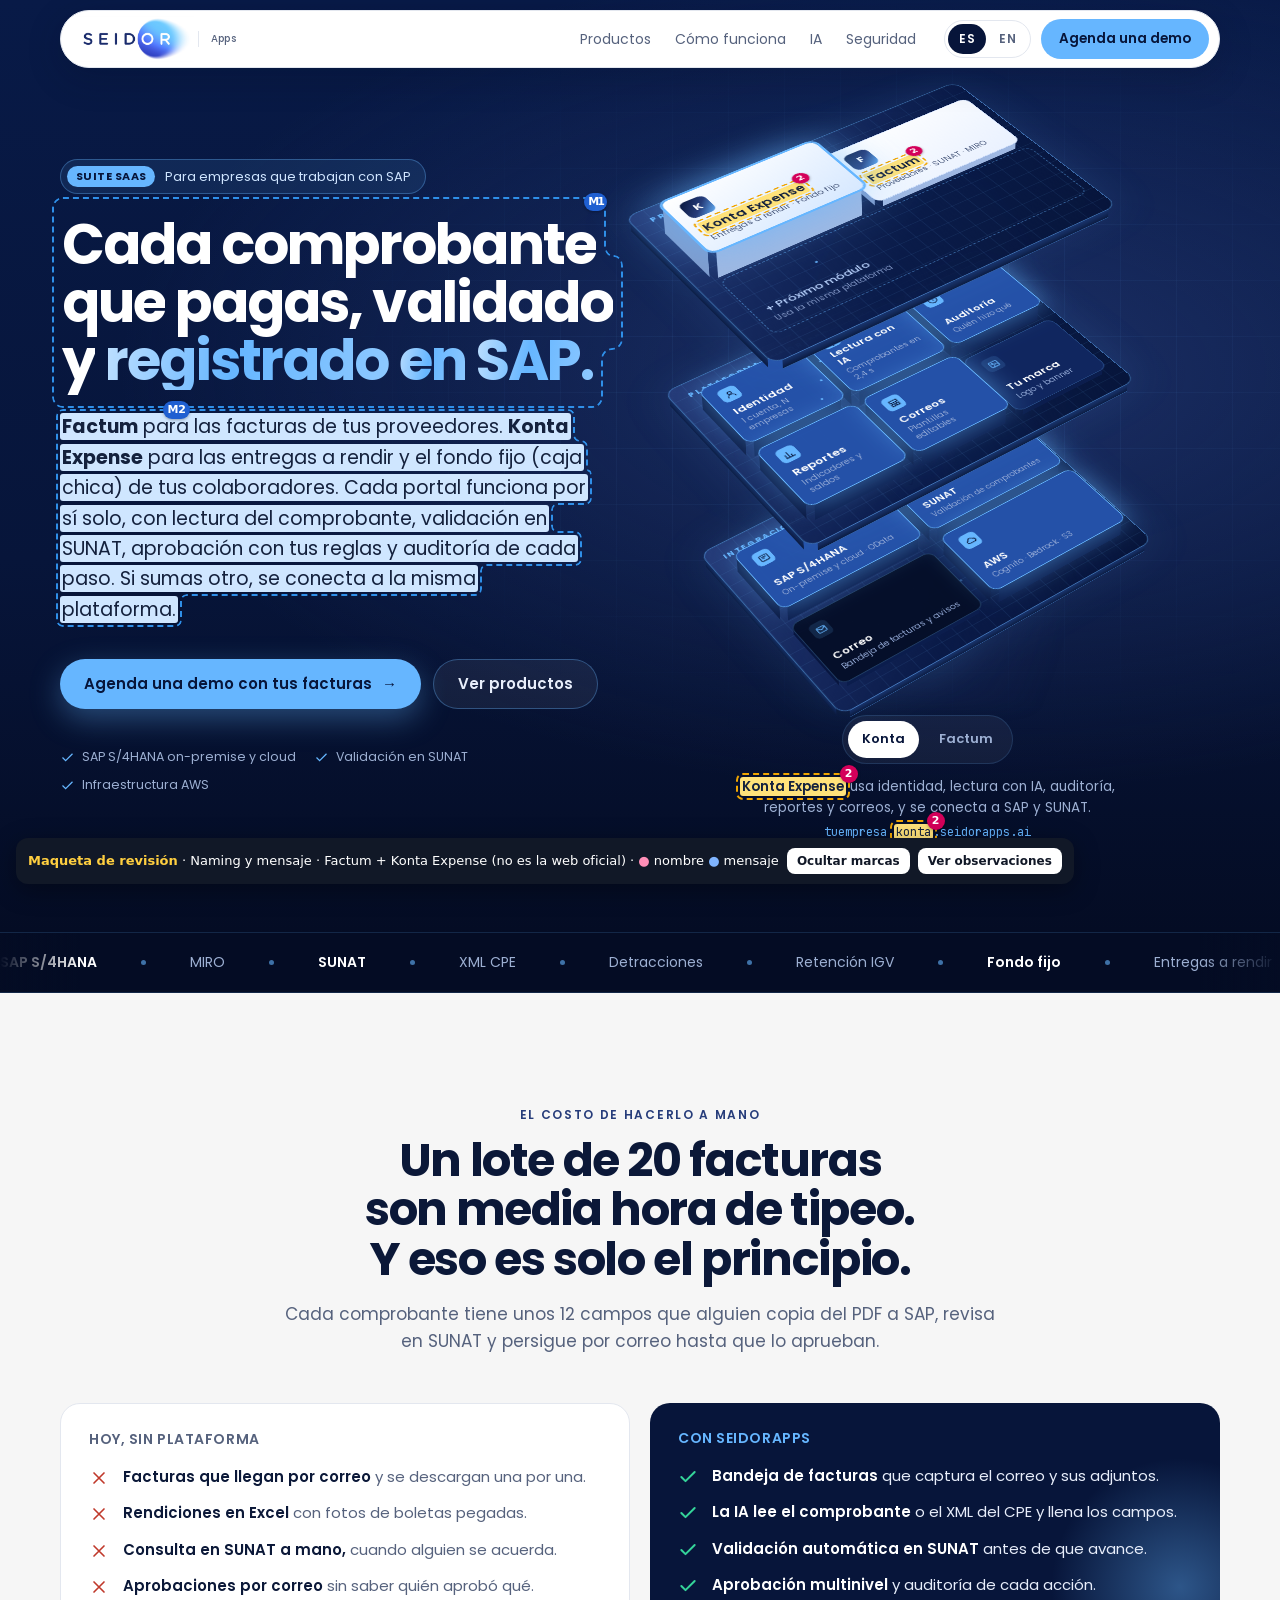
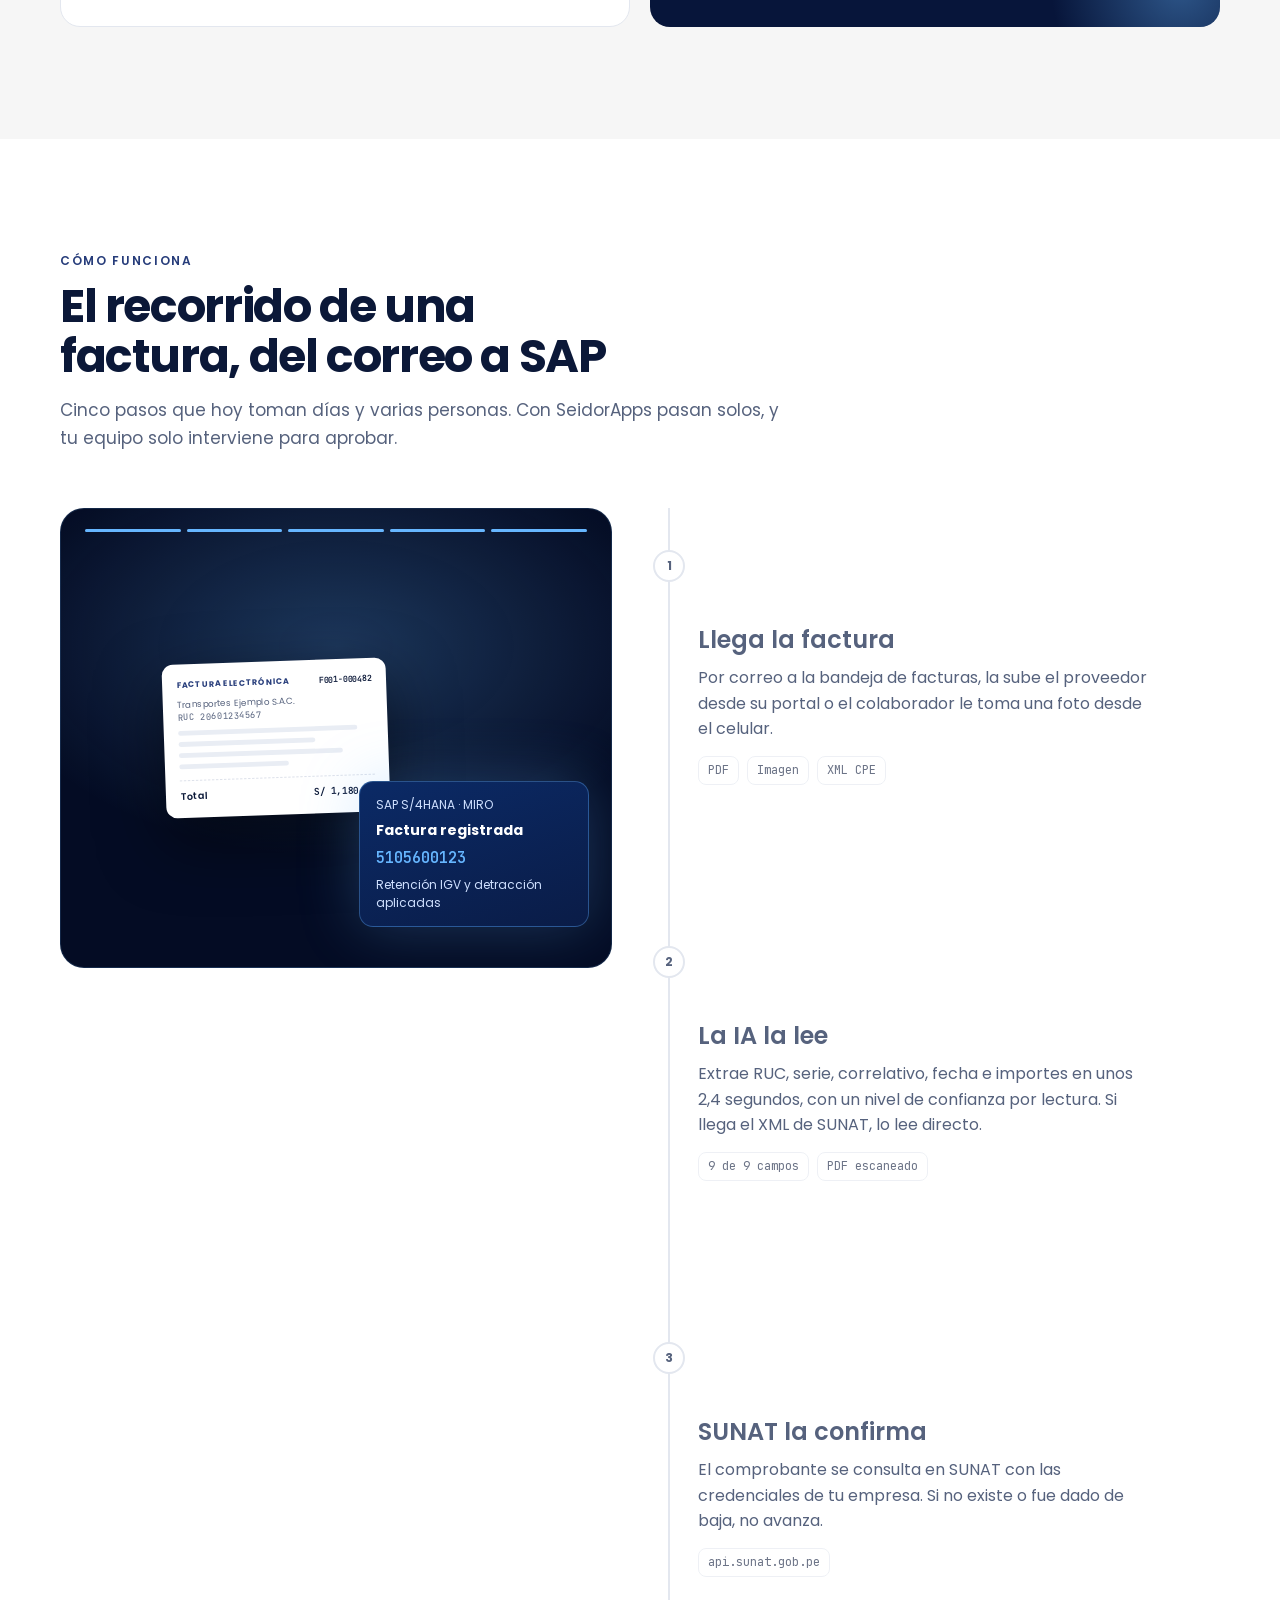
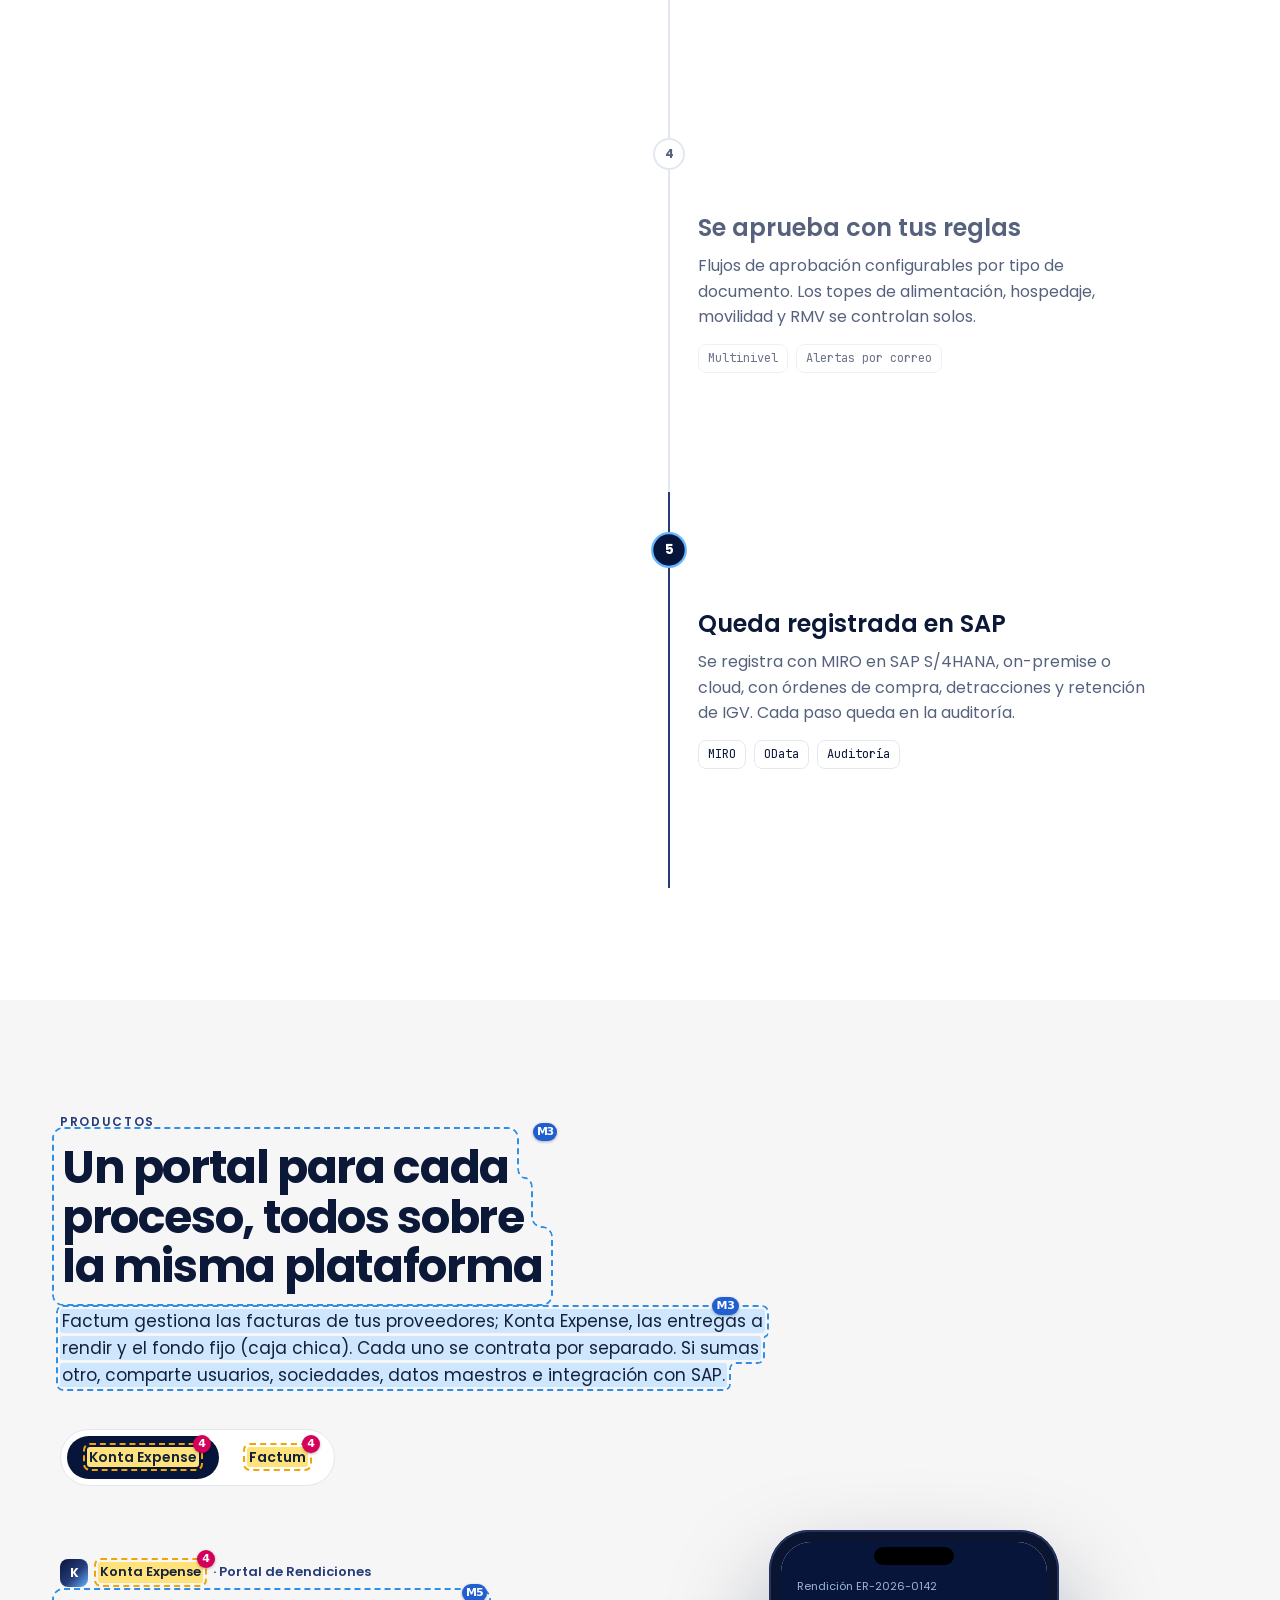
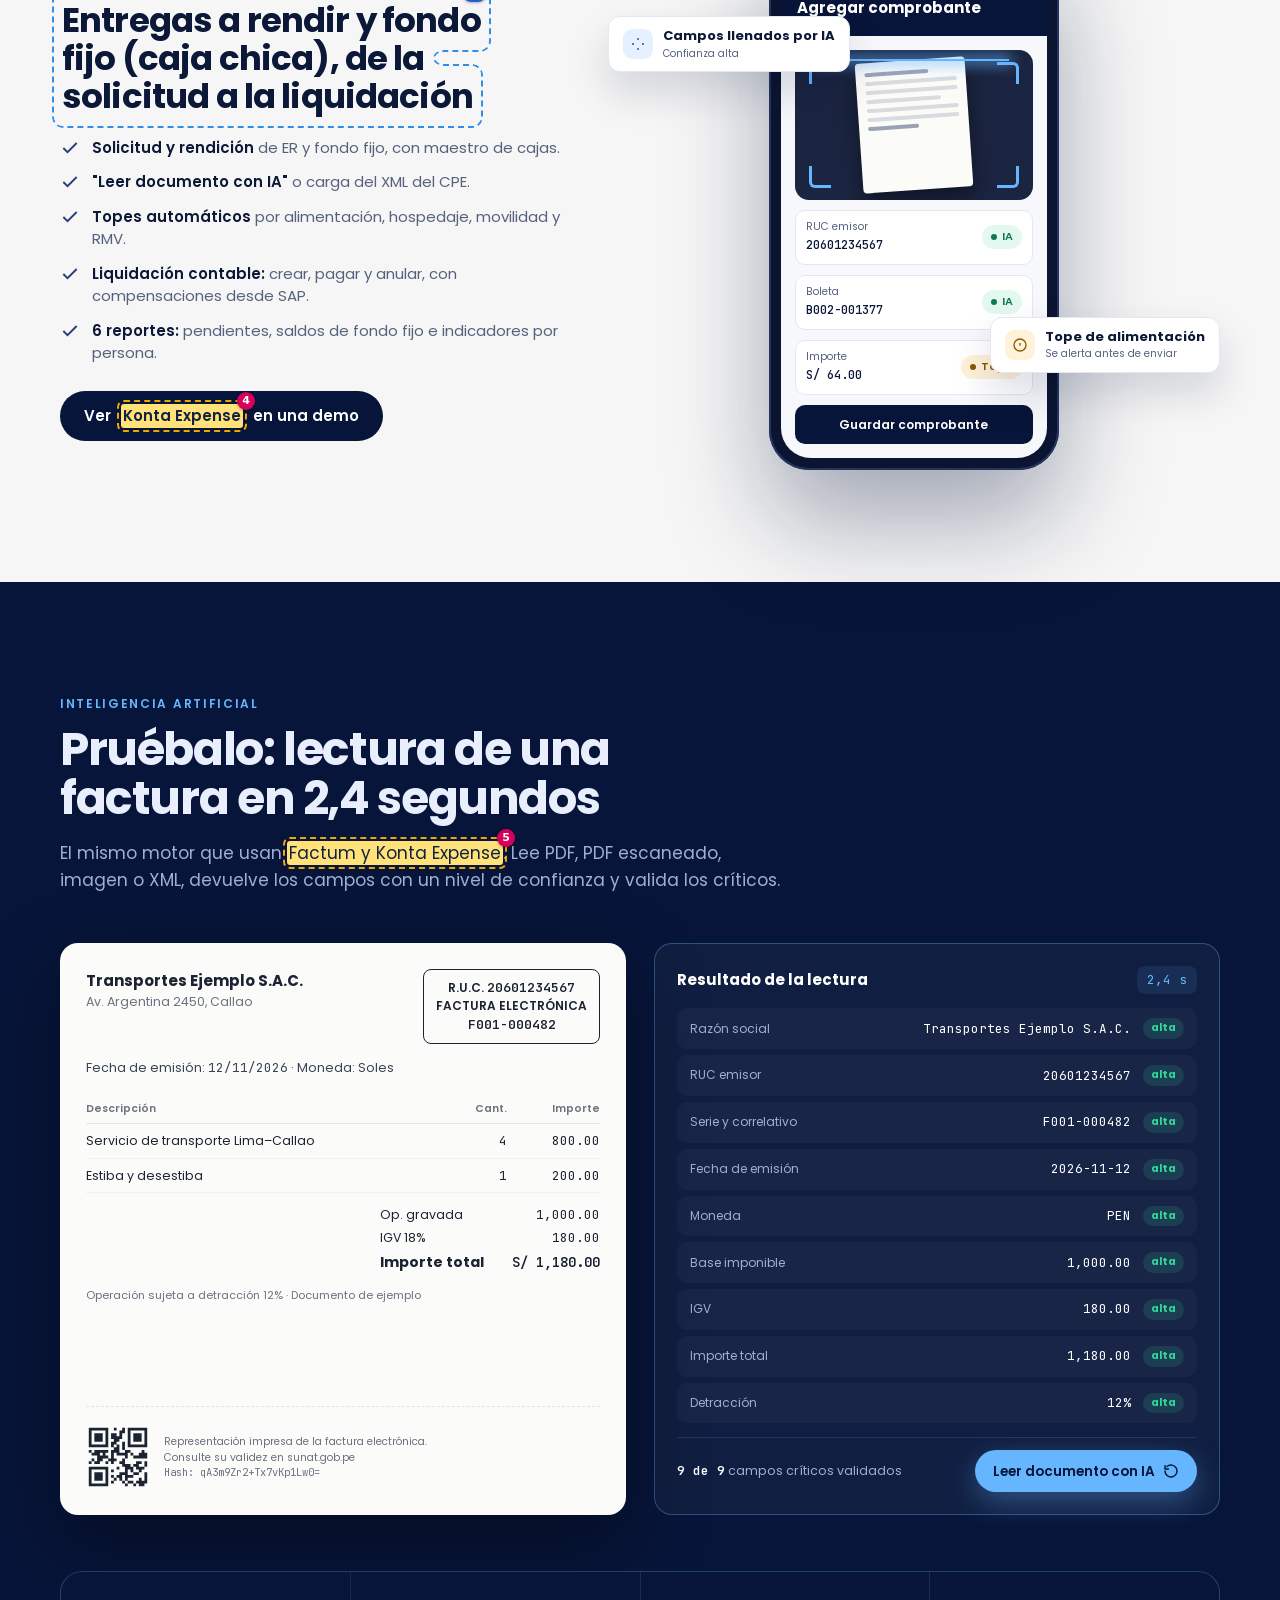
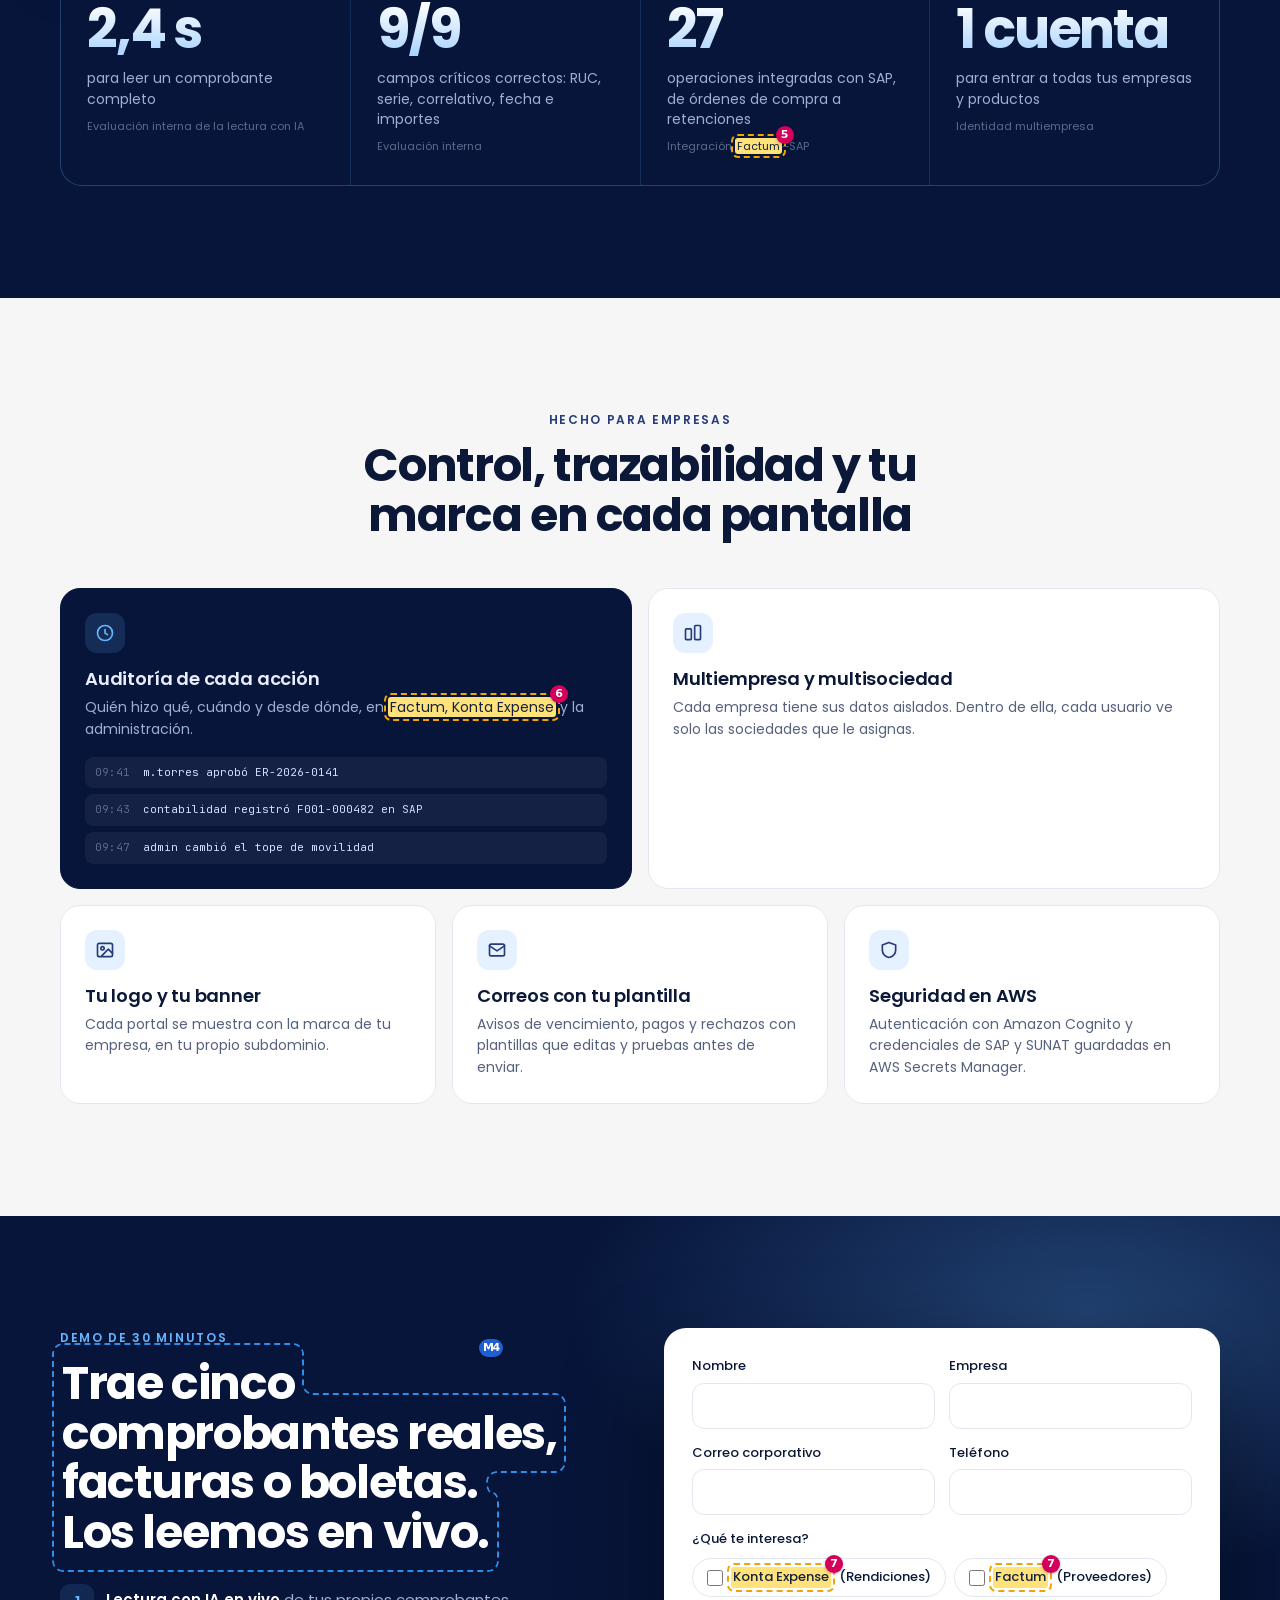
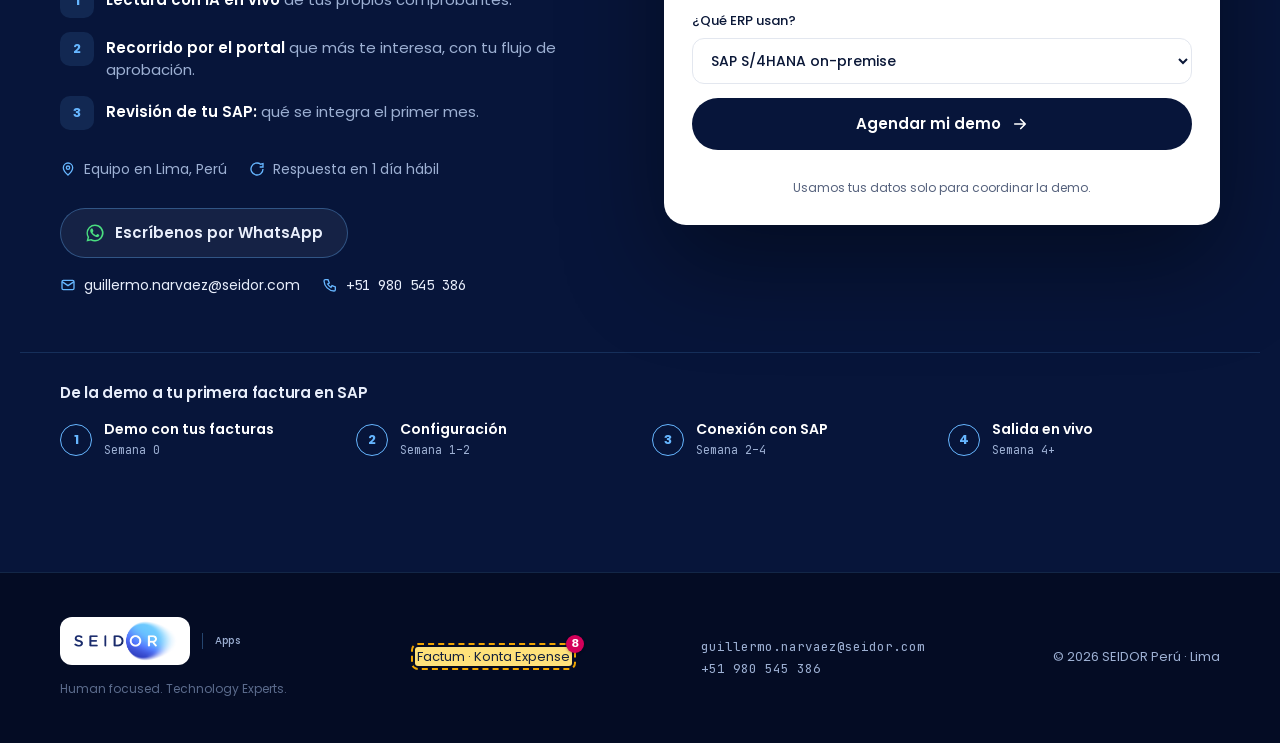
<file: index.html>
<!DOCTYPE html><html lang="es" class="poppins_b1258189-module__qZ1z3a__variable jetbrains_mono_f27bcbae-module__L_VPKW__variable"><head><meta charSet="utf-8"/><meta name="viewport" content="width=device-width, initial-scale=1"/><link rel="preload" href="_next/static/media/051742360c26797e-s.p.0f97p8c3305p~.woff2" as="font" crossorigin="" type="font/woff2"/><link rel="preload" href="_next/static/media/47fe1b7cd6e6ed85-s.p.0~mcdl10zdfb3.woff2" as="font" crossorigin="" type="font/woff2"/><link rel="preload" href="_next/static/media/829ba4228c966254-s.p.0ub.k0om~_-xi.woff2" as="font" crossorigin="" type="font/woff2"/><link rel="preload" href="_next/static/media/8e6fa89aa22d24ec-s.p.0uvzar8hswo3p.woff2" as="font" crossorigin="" type="font/woff2"/><link rel="preload" href="_next/static/media/a218039a3287bcfd-s.p.17-1enzs_j91b.woff2" as="font" crossorigin="" type="font/woff2"/><link rel="preload" href="_next/static/media/c875c6f5d3e977ac-s.p.0g_ng0t~d_b9n.woff2" as="font" crossorigin="" type="font/woff2"/><link rel="preload" href="_next/static/media/e2334d715941921e-s.p.12skym0rqknxy.woff2" as="font" crossorigin="" type="font/woff2"/><link rel="preload" as="image" href="images/seidor-logo-color.png"/><link rel="stylesheet" href="_next/static/chunks/0irhmt13gphu0.css" data-precedence="next"/><link rel="stylesheet" href="_next/static/chunks/0hrh-hi6knjwk.css" data-precedence="next"/><meta name="next-size-adjust" content=""/><title>SeidorApps — Suite SaaS de finanzas y compras conectada a SAP</title><meta name="description" content="Factum (Proveedores) y Konta Expense (Rendiciones) sobre una sola plataforma: lectura de comprobantes con IA, validación en SUNAT, registro en SAP S/4HANA y auditoría de cada paso. Equipo SEIDOR en Lima, Perú."/><link rel="canonical" href="https://seidor.com/es"/><link rel="alternate" hrefLang="es" href="#inicio"/><link rel="alternate" hrefLang="en" href="#inicio"/><meta property="og:title" content="SeidorApps — Una plataforma. Todas tus apps de finanzas y compras, conectadas a SAP."/><meta property="og:description" content="Comprobantes leídos con IA, validados en SUNAT y registrados en SAP. Empiezas con un producto y sumas el siguiente cuando lo necesites."/><meta property="og:site_name" content="SeidorApps"/><meta property="og:locale" content="es_PE"/><meta property="og:type" content="website"/><meta name="twitter:card" content="summary_large_image"/><meta name="twitter:title" content="SeidorApps — Una plataforma. Todas tus apps de finanzas y compras, conectadas a SAP."/><meta name="twitter:description" content="Comprobantes leídos con IA, validados en SUNAT y registrados en SAP. Empiezas con un producto y sumas el siguiente cuando lo necesites."/><meta name="robots" content="noindex,nofollow"/>
<style>
mark.nx{background:#ffe27a;color:#14213d;outline:2px dashed #f0a500;outline-offset:2px;border-radius:3px;position:relative;padding:0 2px}
mark.nx::after{content:attr(data-n);position:absolute;top:-12px;right:-12px;min-width:18px;height:18px;padding:0 4px;border-radius:9px;background:#d4005a;color:#fff;font:700 11px/18px system-ui,sans-serif;text-align:center;z-index:5;box-shadow:0 1px 3px rgba(0,0,0,.3)}
body.nx-off mark.nx{background:none;outline:none;padding:0}
body.nx-off mark.nx::after{display:none}
mark.nx.msg{background:#cfe6ff;outline-color:#2f8fe8}
mark.nx.msg::after{background:#1f5fd1}
body.nx-off mark.nx.msg{background:none}
h1 mark.nx.msg,h2 mark.nx.msg,h3 mark.nx.msg{background:none;color:inherit;outline-offset:6px}
mark.nx{-webkit-box-decoration-break:clone;box-decoration-break:clone}
#nx-bar{position:fixed;left:16px;bottom:16px;z-index:9999;display:flex;gap:8px;align-items:center;flex-wrap:wrap;max-width:calc(100vw - 32px);background:#111827;color:#fff;font:500 13px/1.3 system-ui,sans-serif;padding:10px 12px;border-radius:12px;box-shadow:0 6px 24px rgba(0,0,0,.35)}
#nx-bar b{color:#ffcf40}
#nx-bar button,#nx-bar a{font:600 12px system-ui,sans-serif;background:#fff;color:#111827;border:0;border-radius:8px;padding:6px 10px;cursor:pointer;text-decoration:none}
</style></head><body><div hidden=""><!--$--><!--/$--></div><a class="skip-link" href="#contenido">Saltar al contenido</a><header class="Navbar-module__VTd-oa__header  "><div class="container"><nav class="Navbar-module__VTd-oa__nav"><a href="#inicio" class="Navbar-module__VTd-oa__logo"><img src="images/seidor-logo-color.png" alt="SEIDOR" width="115" height="46" decoding="async"/><small>Apps</small></a><ul class="Navbar-module__VTd-oa__links"><li><a href="#productos">Productos</a></li><li><a href="#como-funciona">Cómo funciona</a></li><li><a href="#ia">IA</a></li><li><a href="#seguridad">Seguridad</a></li></ul><div class="Navbar-module__VTd-oa__actions"><div class="Navbar-module__VTd-oa__lang"><div class="LanguageSwitcher-module__LNnhDq__switcher"><button class="LanguageSwitcher-module__LNnhDq__active" aria-label="Cambiar a Español">ES</button><button class="LanguageSwitcher-module__LNnhDq__inactive" aria-label="Switch to English">EN</button></div></div><a href="#demo" class="btn btn-primary Navbar-module__VTd-oa__cta">Agenda una demo</a><button type="button" class="Navbar-module__VTd-oa__burger " aria-expanded="false" aria-controls="site-mobile-menu" aria-label="Abrir menú"><span></span><span></span></button></div></nav></div></header><div id="site-mobile-menu" class="Navbar-module__VTd-oa__menu "><div class="container"><ul class="Navbar-module__VTd-oa__menuLinks"><li style="transition-delay:0ms"><a href="#productos">Productos</a></li><li style="transition-delay:0ms"><a href="#como-funciona">Cómo funciona</a></li><li style="transition-delay:0ms"><a href="#ia">IA</a></li><li style="transition-delay:0ms"><a href="#seguridad">Seguridad</a></li></ul><div class="Navbar-module__VTd-oa__menuActions"><div class="LanguageSwitcher-module__LNnhDq__switcher"><button class="LanguageSwitcher-module__LNnhDq__active" aria-label="Cambiar a Español">ES</button><button class="LanguageSwitcher-module__LNnhDq__inactive" aria-label="Switch to English">EN</button></div><a href="#demo" class="btn btn-primary">Agenda una demo<!-- --> <span class="arrow" aria-hidden="true">→</span></a></div></div></div><main id="contenido"><section id="inicio" class="Hero-module__KTD73a__hero"><div class="container Hero-module__KTD73a__inner"><div class="Hero-module__KTD73a__copy"><span class="Hero-module__KTD73a__pill Hero-module__KTD73a__reveal Hero-module__KTD73a__d0"><b>SUITE SAAS</b>Para empresas que trabajan con SAP</span><h1 class="Hero-module__KTD73a__title"><mark class="nx msg" data-n="M1"><span><span class="Hero-module__KTD73a__w"><span style="--i:0">Cada</span></span> </span><span><span class="Hero-module__KTD73a__w"><span style="--i:1">comprobante</span></span> </span><span><span class="Hero-module__KTD73a__w"><span style="--i:2">que</span></span> </span><span><span class="Hero-module__KTD73a__w"><span style="--i:3">pagas,</span></span> </span><span><span class="Hero-module__KTD73a__w"><span style="--i:4">validado</span></span> </span><span><span class="Hero-module__KTD73a__w"><span style="--i:5">y</span></span> </span><span><span class="Hero-module__KTD73a__w"><span class="Hero-module__KTD73a__hl" style="--i:6">registrado</span></span> </span><span><span class="Hero-module__KTD73a__w"><span class="Hero-module__KTD73a__hl" style="--i:7">en</span></span> </span><span><span class="Hero-module__KTD73a__w"><span class="Hero-module__KTD73a__hl" style="--i:8">SAP.</span></span></span></mark></h1><p class="Hero-module__KTD73a__sub Hero-module__KTD73a__reveal Hero-module__KTD73a__d700"><mark class="nx msg" data-n="M2"><b>Factum</b> para las facturas de tus proveedores. <b>Konta Expense</b> para las entregas a rendir y el fondo fijo (caja chica) de tus colaboradores. Cada portal funciona por sí solo, con lectura del comprobante, validación en SUNAT, aprobación con tus reglas y auditoría de cada paso. Si sumas otro, se conecta a la misma plataforma.</mark></p><div class="Hero-module__KTD73a__ctas Hero-module__KTD73a__reveal Hero-module__KTD73a__d850"><a href="#demo" class="btn btn-primary">Agenda una demo con tus facturas<!-- --> <span class="arrow" aria-hidden="true">→</span></a><a href="#productos" class="btn btn-ghost">Ver productos</a></div><ul class="Hero-module__KTD73a__trust Hero-module__KTD73a__reveal Hero-module__KTD73a__d1000"><li><svg viewBox="0 0 24 24" fill="none" stroke="currentColor" stroke-width="2" aria-hidden="true"><path d="M20 6 9 17l-5-5"></path></svg>SAP S/4HANA on-premise y cloud</li><li><svg viewBox="0 0 24 24" fill="none" stroke="currentColor" stroke-width="2" aria-hidden="true"><path d="M20 6 9 17l-5-5"></path></svg>Validación en SUNAT</li><li><svg viewBox="0 0 24 24" fill="none" stroke="currentColor" stroke-width="2" aria-hidden="true"><path d="M20 6 9 17l-5-5"></path></svg>Infraestructura AWS</li></ul></div><div class="Hero-module__KTD73a__scene Hero-module__KTD73a__reveal Hero-module__KTD73a__d300"><div class="PlatformStack-module__JUx3Aq__wrap"><div class="PlatformStack-module__JUx3Aq__suite" aria-hidden="true"><div class="PlatformStack-module__JUx3Aq__beam"></div><div class="PlatformStack-module__JUx3Aq__world"><div class="PlatformStack-module__JUx3Aq__layer" style="--z:0px;--l:0"><div class="PlatformStack-module__JUx3Aq__plate"><span class="PlatformStack-module__JUx3Aq__ef"></span><span class="PlatformStack-module__JUx3Aq__el"></span><span class="PlatformStack-module__JUx3Aq__lbl">Integraciones</span><div class="PlatformStack-module__JUx3Aq__tile PlatformStack-module__JUx3Aq__tInt PlatformStack-module__JUx3Aq__lit" style="left:18px;top:40px;width:186px;height:100px"><span class="PlatformStack-module__JUx3Aq__f"></span><span class="PlatformStack-module__JUx3Aq__l"></span><span class="PlatformStack-module__JUx3Aq__ti"><svg viewBox="0 0 24 24" fill="none" stroke="currentColor" stroke-width="2" aria-hidden="true"><rect x="3" y="4" width="18" height="16" rx="2"></rect><path d="M7 9h10M7 13h6"></path></svg></span><b>SAP S/4HANA</b><small>On-premise y cloud · OData</small></div><div class="PlatformStack-module__JUx3Aq__tile PlatformStack-module__JUx3Aq__tInt PlatformStack-module__JUx3Aq__lit" style="left:216px;top:40px;width:186px;height:100px"><span class="PlatformStack-module__JUx3Aq__f"></span><span class="PlatformStack-module__JUx3Aq__l"></span><span class="PlatformStack-module__JUx3Aq__ti"><svg viewBox="0 0 24 24" fill="none" stroke="currentColor" stroke-width="2.4" aria-hidden="true"><path d="M20 6 9 17l-5-5"></path></svg></span><b>SUNAT</b><small>Validación de comprobantes</small></div><div class="PlatformStack-module__JUx3Aq__tile PlatformStack-module__JUx3Aq__tInt " style="left:18px;top:152px;width:186px;height:100px"><span class="PlatformStack-module__JUx3Aq__f"></span><span class="PlatformStack-module__JUx3Aq__l"></span><span class="PlatformStack-module__JUx3Aq__ti"><svg viewBox="0 0 24 24" fill="none" stroke="currentColor" stroke-width="2" aria-hidden="true"><rect x="3" y="5" width="18" height="14" rx="2"></rect><path d="m3 7 9 6 9-6"></path></svg></span><b>Correo</b><small>Bandeja de facturas y avisos</small></div><div class="PlatformStack-module__JUx3Aq__tile PlatformStack-module__JUx3Aq__tInt PlatformStack-module__JUx3Aq__lit" style="left:216px;top:152px;width:186px;height:100px"><span class="PlatformStack-module__JUx3Aq__f"></span><span class="PlatformStack-module__JUx3Aq__l"></span><span class="PlatformStack-module__JUx3Aq__ti"><svg viewBox="0 0 24 24" fill="none" stroke="currentColor" stroke-width="2" aria-hidden="true"><path d="M7 18a4 4 0 0 1-.6-8A6 6 0 0 1 18 9a4.5 4.5 0 0 1-.5 9Z"></path></svg></span><b>AWS</b><small>Cognito · Bedrock · S3</small></div></div></div><div class="PlatformStack-module__JUx3Aq__layer" style="--z:205px;--l:1"><div class="PlatformStack-module__JUx3Aq__plate"><span class="PlatformStack-module__JUx3Aq__ef"></span><span class="PlatformStack-module__JUx3Aq__el"></span><span class="PlatformStack-module__JUx3Aq__lbl">Plataforma SeidorApps<em>incluida</em></span><div class="PlatformStack-module__JUx3Aq__tile  PlatformStack-module__JUx3Aq__lit" style="left:18px;top:40px;width:122px;height:100px"><span class="PlatformStack-module__JUx3Aq__f"></span><span class="PlatformStack-module__JUx3Aq__l"></span><span class="PlatformStack-module__JUx3Aq__ti"><svg viewBox="0 0 24 24" fill="none" stroke="currentColor" stroke-width="2" aria-hidden="true"><circle cx="12" cy="8" r="4"></circle><path d="M4 21a8 8 0 0 1 16 0"></path></svg></span><b>Identidad</b><small>1 cuenta, N empresas</small></div><div class="PlatformStack-module__JUx3Aq__tile  PlatformStack-module__JUx3Aq__lit" style="left:149px;top:40px;width:122px;height:100px"><span class="PlatformStack-module__JUx3Aq__f"></span><span class="PlatformStack-module__JUx3Aq__l"></span><span class="PlatformStack-module__JUx3Aq__ti"><svg viewBox="0 0 24 24" fill="none" stroke="currentColor" stroke-width="2" aria-hidden="true"><path d="M12 3v4M12 17v4M3 12h4M17 12h4M6 6l2.5 2.5M15.5 15.5 18 18M6 18l2.5-2.5M15.5 8.5 18 6"></path></svg></span><b>Lectura con IA</b><small>Comprobantes en 2,4 s</small></div><div class="PlatformStack-module__JUx3Aq__tile  PlatformStack-module__JUx3Aq__lit" style="left:280px;top:40px;width:122px;height:100px"><span class="PlatformStack-module__JUx3Aq__f"></span><span class="PlatformStack-module__JUx3Aq__l"></span><span class="PlatformStack-module__JUx3Aq__ti"><svg viewBox="0 0 24 24" fill="none" stroke="currentColor" stroke-width="2" aria-hidden="true"><circle cx="12" cy="12" r="9"></circle><path d="M12 7v5l3 2"></path></svg></span><b>Auditoría</b><small>Quién hizo qué</small></div><div class="PlatformStack-module__JUx3Aq__tile  PlatformStack-module__JUx3Aq__lit" style="left:18px;top:152px;width:122px;height:100px"><span class="PlatformStack-module__JUx3Aq__f"></span><span class="PlatformStack-module__JUx3Aq__l"></span><span class="PlatformStack-module__JUx3Aq__ti"><svg viewBox="0 0 24 24" fill="none" stroke="currentColor" stroke-width="2" aria-hidden="true"><path d="M4 20V10M10 20V4M16 20v-7M22 20H2"></path></svg></span><b>Reportes</b><small>Indicadores y saldos</small></div><div class="PlatformStack-module__JUx3Aq__tile  PlatformStack-module__JUx3Aq__lit" style="left:149px;top:152px;width:122px;height:100px"><span class="PlatformStack-module__JUx3Aq__f"></span><span class="PlatformStack-module__JUx3Aq__l"></span><span class="PlatformStack-module__JUx3Aq__ti"><svg viewBox="0 0 24 24" fill="none" stroke="currentColor" stroke-width="2" aria-hidden="true"><path d="M4 4h16v6H4zM4 14h7v6H4zM14 14h6v6h-6z"></path></svg></span><b>Correos</b><small>Plantillas editables</small></div><div class="PlatformStack-module__JUx3Aq__tile  " style="left:280px;top:152px;width:122px;height:100px"><span class="PlatformStack-module__JUx3Aq__f"></span><span class="PlatformStack-module__JUx3Aq__l"></span><span class="PlatformStack-module__JUx3Aq__ti"><svg viewBox="0 0 24 24" fill="none" stroke="currentColor" stroke-width="2" aria-hidden="true"><rect x="3" y="4" width="18" height="16" rx="2"></rect><circle cx="9" cy="10" r="2"></circle><path d="m21 16-5-5-8 8"></path></svg></span><b>Tu marca</b><small>Logo y banner</small></div></div></div><div class="PlatformStack-module__JUx3Aq__layer" style="--z:410px;--l:2"><div class="PlatformStack-module__JUx3Aq__plate"><span class="PlatformStack-module__JUx3Aq__ef"></span><span class="PlatformStack-module__JUx3Aq__el"></span><span class="PlatformStack-module__JUx3Aq__lbl">Productos</span><div class="PlatformStack-module__JUx3Aq__tile PlatformStack-module__JUx3Aq__tProd PlatformStack-module__JUx3Aq__lit" style="left:18px;top:40px;width:186px;height:100px"><span class="PlatformStack-module__JUx3Aq__f"></span><span class="PlatformStack-module__JUx3Aq__l"></span><span class="PlatformStack-module__JUx3Aq__ti">K</span><b><mark class="nx" data-n="2">Konta Expense</mark></b><small>Entregas a rendir · Fondo fijo</small></div><div class="PlatformStack-module__JUx3Aq__tile PlatformStack-module__JUx3Aq__tProd " style="left:216px;top:40px;width:186px;height:100px"><span class="PlatformStack-module__JUx3Aq__f"></span><span class="PlatformStack-module__JUx3Aq__l"></span><span class="PlatformStack-module__JUx3Aq__ti">F</span><b><mark class="nx" data-n="2">Factum</mark></b><small>Proveedores · SUNAT · MIRO</small></div><div class="PlatformStack-module__JUx3Aq__tile PlatformStack-module__JUx3Aq__tNext " style="left:18px;top:152px;width:384px;height:100px"><b>+ Próximo módulo</b><small>Usa la misma plataforma</small></div></div></div><div class="PlatformStack-module__JUx3Aq__rails"><div class="PlatformStack-module__JUx3Aq__rail PlatformStack-module__JUx3Aq__railOn" style="--x:111px;--y:90px"><i style="--dz:30px"></i><i style="--dz:56px"></i><i style="--dz:82px"></i><i style="--dz:108px"></i><i style="--dz:134px"></i><i style="--dz:160px"></i><i style="--dz:186px"></i><i style="--dz:212px"></i><i style="--dz:238px"></i><i style="--dz:264px"></i><i style="--dz:290px"></i><i style="--dz:316px"></i><i style="--dz:342px"></i><i style="--dz:368px"></i><i style="--dz:394px"></i><i style="--dz:420px"></i><span class="PlatformStack-module__JUx3Aq__pk " style="--d:0.0s"></span><span class="PlatformStack-module__JUx3Aq__pk " style="--d:1.4s"></span></div><div class="PlatformStack-module__JUx3Aq__rail " style="--x:309px;--y:90px"><i style="--dz:30px"></i><i style="--dz:56px"></i><i style="--dz:82px"></i><i style="--dz:108px"></i><i style="--dz:134px"></i><i style="--dz:160px"></i><i style="--dz:186px"></i><i style="--dz:212px"></i><i style="--dz:238px"></i><i style="--dz:264px"></i><i style="--dz:290px"></i><i style="--dz:316px"></i><i style="--dz:342px"></i><i style="--dz:368px"></i><i style="--dz:394px"></i><i style="--dz:420px"></i><span class="PlatformStack-module__JUx3Aq__pk PlatformStack-module__JUx3Aq__dn" style="--d:0.6s"></span><span class="PlatformStack-module__JUx3Aq__pk PlatformStack-module__JUx3Aq__dn" style="--d:2.0s"></span></div><div class="PlatformStack-module__JUx3Aq__rail " style="--x:210px;--y:202px"><i style="--dz:30px"></i><i style="--dz:56px"></i><i style="--dz:82px"></i><i style="--dz:108px"></i><i style="--dz:134px"></i><i style="--dz:160px"></i><i style="--dz:186px"></i><i style="--dz:212px"></i><i style="--dz:238px"></i><i style="--dz:264px"></i><i style="--dz:290px"></i><i style="--dz:316px"></i><i style="--dz:342px"></i><i style="--dz:368px"></i><i style="--dz:394px"></i><i style="--dz:420px"></i><span class="PlatformStack-module__JUx3Aq__pk " style="--d:1.2s"></span><span class="PlatformStack-module__JUx3Aq__pk " style="--d:2.6s"></span></div></div></div></div><div class="PlatformStack-module__JUx3Aq__ui"><div class="PlatformStack-module__JUx3Aq__chips" role="group" aria-label="Ver qué usa cada producto"><button type="button" class="PlatformStack-module__JUx3Aq__chip" aria-pressed="true">Konta</button><button type="button" class="PlatformStack-module__JUx3Aq__chip" aria-pressed="false">Factum</button></div><p class="PlatformStack-module__JUx3Aq__cap" aria-live="off"><b><mark class="nx" data-n="2">Konta Expense</mark></b> <!-- -->usa identidad, lectura con IA, auditoría, reportes y correos, y se conecta a SAP y SUNAT.<span class="mono">tuempresa.<mark class="nx" data-n="2">konta</mark>.seidorapps.ai</span></p></div></div></div></div></section><section class="Marquee-module__DGFYtW__marquee" aria-label="Lo que la plataforma ya maneja"><div class="Marquee-module__DGFYtW__track"><ul class="Marquee-module__DGFYtW__list"><li><b>SAP S/4HANA</b></li><li>MIRO</li><li><b>SUNAT</b></li><li>XML CPE</li><li>Detracciones</li><li>Retención IGV</li><li><b>Fondo fijo</b></li><li>Entregas a rendir</li><li>Tope por RMV</li><li>Centros de costo</li><li>Elementos PEP</li><li><b>Amazon Bedrock</b></li><li>Multisociedad</li></ul><ul class="Marquee-module__DGFYtW__list" aria-hidden="true"><li><b>SAP S/4HANA</b></li><li>MIRO</li><li><b>SUNAT</b></li><li>XML CPE</li><li>Detracciones</li><li>Retención IGV</li><li><b>Fondo fijo</b></li><li>Entregas a rendir</li><li>Tope por RMV</li><li>Centros de costo</li><li>Elementos PEP</li><li><b>Amazon Bedrock</b></li><li>Multisociedad</li></ul></div></section><section class="section surface-light" aria-labelledby="manual-vs-title"><div class="container"><div class="section-head center"><p class="kicker">El costo de hacerlo a mano</p><h2 id="manual-vs-title" class="section-title">Un lote de 20 facturas son media hora de tipeo. Y eso es solo el principio.</h2><p class="section-lead">Cada comprobante tiene unos 12 campos que alguien copia del PDF a SAP, revisa en SUNAT y persigue por correo hasta que lo aprueban.</p></div><div class="ManualVsPlatform-module__rVQuvq__versus"><div class="ManualVsPlatform-module__rVQuvq__col ManualVsPlatform-module__rVQuvq__manual"><h3 class="ManualVsPlatform-module__rVQuvq__colTitle">Hoy, sin plataforma</h3><ul class="ManualVsPlatform-module__rVQuvq__list"><li><svg viewBox="0 0 24 24" fill="none" stroke="currentColor" stroke-width="2" stroke-linecap="round" aria-hidden="true" focusable="false"><path d="M18 6 6 18M6 6l12 12"></path></svg><span><b>Facturas que llegan por correo</b> <!-- -->y se descargan una por una.</span></li><li><svg viewBox="0 0 24 24" fill="none" stroke="currentColor" stroke-width="2" stroke-linecap="round" aria-hidden="true" focusable="false"><path d="M18 6 6 18M6 6l12 12"></path></svg><span><b>Rendiciones en Excel</b> <!-- -->con fotos de boletas pegadas.</span></li><li><svg viewBox="0 0 24 24" fill="none" stroke="currentColor" stroke-width="2" stroke-linecap="round" aria-hidden="true" focusable="false"><path d="M18 6 6 18M6 6l12 12"></path></svg><span><b>Consulta en SUNAT a mano,</b> <!-- -->cuando alguien se acuerda.</span></li><li><svg viewBox="0 0 24 24" fill="none" stroke="currentColor" stroke-width="2" stroke-linecap="round" aria-hidden="true" focusable="false"><path d="M18 6 6 18M6 6l12 12"></path></svg><span><b>Aprobaciones por correo</b> <!-- -->sin saber quién aprobó qué.</span></li></ul></div><div class="ManualVsPlatform-module__rVQuvq__col ManualVsPlatform-module__rVQuvq__platform"><h3 class="ManualVsPlatform-module__rVQuvq__colTitle">Con SeidorApps</h3><ul class="ManualVsPlatform-module__rVQuvq__list"><li><svg viewBox="0 0 24 24" fill="none" stroke="currentColor" stroke-width="2.4" stroke-linecap="round" stroke-linejoin="round" aria-hidden="true" focusable="false"><path d="M20 6 9 17l-5-5"></path></svg><span><b>Bandeja de facturas</b> <!-- -->que captura el correo y sus adjuntos.</span></li><li><svg viewBox="0 0 24 24" fill="none" stroke="currentColor" stroke-width="2.4" stroke-linecap="round" stroke-linejoin="round" aria-hidden="true" focusable="false"><path d="M20 6 9 17l-5-5"></path></svg><span><b>La IA lee el comprobante</b> <!-- -->o el XML del CPE y llena los campos.</span></li><li><svg viewBox="0 0 24 24" fill="none" stroke="currentColor" stroke-width="2.4" stroke-linecap="round" stroke-linejoin="round" aria-hidden="true" focusable="false"><path d="M20 6 9 17l-5-5"></path></svg><span><b>Validación automática en SUNAT</b> <!-- -->antes de que avance.</span></li><li><svg viewBox="0 0 24 24" fill="none" stroke="currentColor" stroke-width="2.4" stroke-linecap="round" stroke-linejoin="round" aria-hidden="true" focusable="false"><path d="M20 6 9 17l-5-5"></path></svg><span><b>Aprobación multinivel</b> <!-- -->y auditoría de cada acción.</span></li></ul></div></div></div></section><section id="como-funciona" class="section surface-white" aria-labelledby="journey-title"><div class="container"><div class="section-head"><p class="kicker">Cómo funciona</p><h2 id="journey-title" class="section-title">El recorrido de una factura, del correo a SAP</h2><p class="section-lead">Cinco pasos que hoy toman días y varias personas. Con SeidorApps pasan solos, y tu equipo solo interviene para aprobar.</p></div><div class="InvoiceJourney-module__HVyGca__story"><div class="InvoiceJourney-module__HVyGca__stage" data-step="1" aria-hidden="true"><div class="InvoiceJourney-module__HVyGca__progress"><i></i><i></i><i></i><i></i><i></i></div><div class="InvoiceJourney-module__HVyGca__doc"><div class="InvoiceJourney-module__HVyGca__scan"></div><div class="InvoiceJourney-module__HVyGca__dh"><b>FACTURA ELECTRÓNICA</b><span class="mono">F001-000482</span></div><div class="InvoiceJourney-module__HVyGca__em">Transportes Ejemplo S.A.C.<br/><span class="mono">RUC 20601234567</span></div><div class="InvoiceJourney-module__HVyGca__ln" style="width:92%"></div><div class="InvoiceJourney-module__HVyGca__ln" style="width:70%"></div><div class="InvoiceJourney-module__HVyGca__ln" style="width:84%"></div><div class="InvoiceJourney-module__HVyGca__ln" style="width:56%"></div><div class="InvoiceJourney-module__HVyGca__tot"><span>Total</span><span class="mono">S/ 1,180.00</span></div></div><div class="InvoiceJourney-module__HVyGca__layer InvoiceJourney-module__HVyGca__l1"><span class="InvoiceJourney-module__HVyGca__src"><svg viewBox="0 0 24 24" fill="none" stroke="currentColor" stroke-width="2" aria-hidden="true" focusable="false"><rect x="3" y="5" width="18" height="14" rx="2"></rect><path d="m3 7 9 6 9-6"></path></svg>Bandeja de facturas</span><span class="InvoiceJourney-module__HVyGca__src"><svg viewBox="0 0 24 24" fill="none" stroke="currentColor" stroke-width="2" aria-hidden="true" focusable="false"><path d="M4 4h16v16H4z"></path><path d="M4 9h16"></path></svg><mark class="nx" data-n="3">Factum</mark> (portal del proveedor)</span><span class="InvoiceJourney-module__HVyGca__src"><svg viewBox="0 0 24 24" fill="none" stroke="currentColor" stroke-width="2" aria-hidden="true" focusable="false"><rect x="7" y="2" width="10" height="20" rx="2"></rect><path d="M11 18h2"></path></svg>Foto desde el celular</span></div><div class="InvoiceJourney-module__HVyGca__layer InvoiceJourney-module__HVyGca__l2"><div class="InvoiceJourney-module__HVyGca__fields"><div>RUC emisor<!-- --> <b>20601234567</b></div><div>Serie<!-- --> <b>F001</b></div><div>Correlativo<!-- --> <b>000482</b></div><div>Fecha<!-- --> <b>12/11/2026</b></div><div>Total<!-- --> <b>S/ 1,180.00</b></div><div class="InvoiceJourney-module__HVyGca__conf">Confianza alta · 2,4 s</div></div></div><div class="InvoiceJourney-module__HVyGca__layer InvoiceJourney-module__HVyGca__l3"><div class="InvoiceJourney-module__HVyGca__sunat"><span class="InvoiceJourney-module__HVyGca__ck"><svg viewBox="0 0 24 24" fill="none" stroke="currentColor" stroke-width="3" stroke-linecap="round" stroke-linejoin="round" aria-hidden="true" focusable="false"><path d="M20 6 9 17l-5-5"></path></svg></span><span><b>Comprobante válido en SUNAT</b><small>Estado: aceptado · consultado hoy 09:41</small></span></div></div><div class="InvoiceJourney-module__HVyGca__layer InvoiceJourney-module__HVyGca__l4"><div class="InvoiceJourney-module__HVyGca__apprGroup"><div class="InvoiceJourney-module__HVyGca__appr "><i>RQ<span class="InvoiceJourney-module__HVyGca__badge"><svg viewBox="0 0 24 24" fill="none" stroke="currentColor" stroke-width="3.4" stroke-linecap="round" stroke-linejoin="round" aria-hidden="true" focusable="false"><path d="M20 6 9 17l-5-5"></path></svg></span></i>Solicitante</div></div><div class="InvoiceJourney-module__HVyGca__apprGroup"><span class="InvoiceJourney-module__HVyGca__apprLine"></span><div class="InvoiceJourney-module__HVyGca__appr "><i>MT<span class="InvoiceJourney-module__HVyGca__badge"><svg viewBox="0 0 24 24" fill="none" stroke="currentColor" stroke-width="3.4" stroke-linecap="round" stroke-linejoin="round" aria-hidden="true" focusable="false"><path d="M20 6 9 17l-5-5"></path></svg></span></i>Jefe de área</div></div><div class="InvoiceJourney-module__HVyGca__apprGroup"><span class="InvoiceJourney-module__HVyGca__apprLine"></span><div class="InvoiceJourney-module__HVyGca__appr InvoiceJourney-module__HVyGca__pend"><i>CF<span class="InvoiceJourney-module__HVyGca__badge"><svg viewBox="0 0 24 24" fill="currentColor" aria-hidden="true" focusable="false"><circle cx="6" cy="12" r="2.2"></circle><circle cx="12" cy="12" r="2.2"></circle><circle cx="18" cy="12" r="2.2"></circle></svg></span></i>Contraloría</div></div></div><div class="InvoiceJourney-module__HVyGca__layer InvoiceJourney-module__HVyGca__l5"><div class="InvoiceJourney-module__HVyGca__sap"><span>SAP S/4HANA · MIRO</span><b>Factura registrada</b><span class="mono">5105600123</span><span>Retención IGV y detracción aplicadas</span></div></div></div><ol class="InvoiceJourney-module__HVyGca__steps"><li class="InvoiceJourney-module__HVyGca__step InvoiceJourney-module__HVyGca__on" data-n="1" data-step="1"><h3><button type="button" class="InvoiceJourney-module__HVyGca__stepBtn" aria-current="step">Llega la factura</button></h3><p>Por correo a la bandeja de facturas, la sube el proveedor desde su portal o el colaborador le toma una foto desde el celular.</p><div class="InvoiceJourney-module__HVyGca__meta"><span>PDF</span><span>Imagen</span><span>XML CPE</span></div></li><li class="InvoiceJourney-module__HVyGca__step " data-n="2" data-step="2"><h3><button type="button" class="InvoiceJourney-module__HVyGca__stepBtn">La IA la lee</button></h3><p>Extrae RUC, serie, correlativo, fecha e importes en unos 2,4 segundos, con un nivel de confianza por lectura. Si llega el XML de SUNAT, lo lee directo.</p><div class="InvoiceJourney-module__HVyGca__meta"><span>9 de 9 campos</span><span>PDF escaneado</span></div></li><li class="InvoiceJourney-module__HVyGca__step " data-n="3" data-step="3"><h3><button type="button" class="InvoiceJourney-module__HVyGca__stepBtn">SUNAT la confirma</button></h3><p>El comprobante se consulta en SUNAT con las credenciales de tu empresa. Si no existe o fue dado de baja, no avanza.</p><div class="InvoiceJourney-module__HVyGca__meta"><span>api.sunat.gob.pe</span></div></li><li class="InvoiceJourney-module__HVyGca__step " data-n="4" data-step="4"><h3><button type="button" class="InvoiceJourney-module__HVyGca__stepBtn">Se aprueba con tus reglas</button></h3><p>Flujos de aprobación configurables por tipo de documento. Los topes de alimentación, hospedaje, movilidad y RMV se controlan solos.</p><div class="InvoiceJourney-module__HVyGca__meta"><span>Multinivel</span><span>Alertas por correo</span></div></li><li class="InvoiceJourney-module__HVyGca__step " data-n="5" data-step="5"><h3><button type="button" class="InvoiceJourney-module__HVyGca__stepBtn">Queda registrada en SAP</button></h3><p>Se registra con MIRO en SAP S/4HANA, on-premise o cloud, con órdenes de compra, detracciones y retención de IGV. Cada paso queda en la auditoría.</p><div class="InvoiceJourney-module__HVyGca__meta"><span>MIRO</span><span>OData</span><span>Auditoría</span></div></li></ol></div></div></section><section id="productos" class="section surface-light Products-module__jjJM9G__section"><div class="container"><div class="section-head"><p class="kicker">Productos</p><h2 class="section-title"><mark class="nx msg" data-n="M3">Un portal para cada proceso, todos sobre la misma plataforma</mark></h2><p class="section-lead"><mark class="nx msg" data-n="M3">Factum gestiona las facturas de tus proveedores; Konta Expense, las entregas a rendir y el fondo fijo (caja chica). Cada uno se contrata por separado. Si sumas otro, comparte usuarios, sociedades, datos maestros e integración con SAP.</mark></p></div><div class="Products-module__jjJM9G__tabs" role="tablist" aria-label="Productos"><button type="button" role="tab" id="productos-tab-rend" aria-controls="productos-panel-rend" aria-selected="true" tabindex="0" class="Products-module__jjJM9G__tab"><mark class="nx" data-n="4">Konta Expense</mark></button><button type="button" role="tab" id="productos-tab-prov" aria-controls="productos-panel-prov" aria-selected="false" tabindex="-1" class="Products-module__jjJM9G__tab"><mark class="nx" data-n="4">Factum</mark></button></div><div role="tabpanel" id="productos-panel-rend" aria-labelledby="productos-tab-rend" class="Products-module__jjJM9G__panel "><div class="Products-module__jjJM9G__pcopy"><span class="Products-module__jjJM9G__prod"><i aria-hidden="true">K</i><mark class="nx" data-n="4">Konta Expense</mark> · Portal de Rendiciones</span><h3><mark class="nx msg" data-n="M5">Entregas a rendir y fondo fijo (caja chica), de la solicitud a la liquidación</mark></h3><ul><li><svg viewBox="0 0 24 24" fill="none" stroke="currentColor" stroke-width="2.2" aria-hidden="true"><path d="M20 6 9 17l-5-5"></path></svg><span><b>Solicitud y rendición</b> <!-- -->de ER y fondo fijo, con maestro de cajas.</span></li><li><svg viewBox="0 0 24 24" fill="none" stroke="currentColor" stroke-width="2.2" aria-hidden="true"><path d="M20 6 9 17l-5-5"></path></svg><span><b>&quot;Leer documento con IA&quot;</b> <!-- -->o carga del XML del CPE.</span></li><li><svg viewBox="0 0 24 24" fill="none" stroke="currentColor" stroke-width="2.2" aria-hidden="true"><path d="M20 6 9 17l-5-5"></path></svg><span><b>Topes automáticos</b> <!-- -->por alimentación, hospedaje, movilidad y RMV.</span></li><li><svg viewBox="0 0 24 24" fill="none" stroke="currentColor" stroke-width="2.2" aria-hidden="true"><path d="M20 6 9 17l-5-5"></path></svg><span><b>Liquidación contable:</b> <!-- -->crear, pagar y anular, con compensaciones desde SAP.</span></li><li><svg viewBox="0 0 24 24" fill="none" stroke="currentColor" stroke-width="2.2" aria-hidden="true"><path d="M20 6 9 17l-5-5"></path></svg><span><b>6 reportes:</b> <!-- -->pendientes, saldos de fondo fijo e indicadores por persona.</span></li></ul><div class="Products-module__jjJM9G__more"><a class="btn btn-dark" href="#demo">Ver <mark class="nx" data-n="4">Konta Expense</mark> en una demo</a></div></div><div class="Products-module__jjJM9G__pvis"><div class="Products-module__jjJM9G__tilt"><div class="Products-module__jjJM9G__phone" aria-hidden="true"><div class="Products-module__jjJM9G__scr"><div class="Products-module__jjJM9G__notch"><i></i></div><div class="Products-module__jjJM9G__ph"><small>Rendición ER-2026-0142</small><b>Agregar comprobante</b></div><div class="Products-module__jjJM9G__phBody"><div class="Products-module__jjJM9G__cam"><div class="Products-module__jjJM9G__rcpt"><i></i><i></i><i></i><i></i><i></i><i></i><i></i></div><span class="Products-module__jjJM9G__corner Products-module__jjJM9G__tl"></span><span class="Products-module__jjJM9G__corner Products-module__jjJM9G__tr"></span><span class="Products-module__jjJM9G__corner Products-module__jjJM9G__bl"></span><span class="Products-module__jjJM9G__corner Products-module__jjJM9G__br"></span><span class="Products-module__jjJM9G__beam"></span></div><div class="Products-module__jjJM9G__frow"><span><small>RUC emisor</small><b>20601234567</b></span><span class="chip chip-ok">IA</span></div><div class="Products-module__jjJM9G__frow"><span><small>Boleta</small><b>B002-001377</b></span><span class="chip chip-ok">IA</span></div><div class="Products-module__jjJM9G__frow"><span><small>Importe</small><b>S/ 64.00</b></span><span class="chip chip-warn">Tope</span></div><div class="Products-module__jjJM9G__phCta">Guardar comprobante</div></div></div></div><div class="Products-module__jjJM9G__badgeFloat Products-module__jjJM9G__bf1"><span class="Products-module__jjJM9G__dot Products-module__jjJM9G__dotInfo"><svg viewBox="0 0 24 24" fill="none" stroke="currentColor" stroke-width="2" aria-hidden="true"><path d="M12 3v3M12 18v3M3 12h3M18 12h3"></path></svg></span><span><b>Campos llenados por IA</b><small>Confianza alta</small></span></div><div class="Products-module__jjJM9G__badgeFloat Products-module__jjJM9G__bf2"><span class="Products-module__jjJM9G__dot Products-module__jjJM9G__dotWarn"><svg viewBox="0 0 24 24" fill="none" stroke="currentColor" stroke-width="2" aria-hidden="true"><path d="M12 9v4M12 17h.01"></path><circle cx="12" cy="12" r="9"></circle></svg></span><span><b>Tope de alimentación</b><small>Se alerta antes de enviar</small></span></div></div></div></div><div role="tabpanel" id="productos-panel-prov" aria-labelledby="productos-tab-prov" hidden="" class="Products-module__jjJM9G__panel "><div class="Products-module__jjJM9G__pcopy"><span class="Products-module__jjJM9G__prod"><i aria-hidden="true">F</i><mark class="nx" data-n="4">Factum</mark> · Portal de Proveedores</span><h3>Facturas de proveedores validadas y registradas sin tipeo</h3><ul><li><svg viewBox="0 0 24 24" fill="none" stroke="currentColor" stroke-width="2.2" aria-hidden="true"><path d="M20 6 9 17l-5-5"></path></svg><span><b>Pre-registro de facturas</b> <!-- -->por el proveedor o por Compras, con adjuntos.</span></li><li><svg viewBox="0 0 24 24" fill="none" stroke="currentColor" stroke-width="2.2" aria-hidden="true"><path d="M20 6 9 17l-5-5"></path></svg><span><b>Bandeja de correo</b> <!-- -->que captura facturas y sus adjuntos.</span></li><li><svg viewBox="0 0 24 24" fill="none" stroke="currentColor" stroke-width="2.2" aria-hidden="true"><path d="M20 6 9 17l-5-5"></path></svg><span><b>Validación en SUNAT</b> <!-- -->de cada comprobante.</span></li><li><svg viewBox="0 0 24 24" fill="none" stroke="currentColor" stroke-width="2.2" aria-hidden="true"><path d="M20 6 9 17l-5-5"></path></svg><span><b>Registro en SAP con MIRO:</b> <!-- -->OC, partes de entrada, detracciones y retención de IGV.</span></li><li><svg viewBox="0 0 24 24" fill="none" stroke="currentColor" stroke-width="2.2" aria-hidden="true"><path d="M20 6 9 17l-5-5"></path></svg><span><b>Historial de facturas y pagos</b> <!-- -->visible para el proveedor, por sociedad.</span></li><li><svg viewBox="0 0 24 24" fill="none" stroke="currentColor" stroke-width="2.2" aria-hidden="true"><path d="M20 6 9 17l-5-5"></path></svg><span><b>Autoregistro de proveedores:</b> <!-- -->portal público con tu marca que valida el RUC contra SAP y verifica el correo.</span></li></ul><div class="Products-module__jjJM9G__more"><a class="btn btn-dark" href="#demo">Ver <mark class="nx" data-n="4">Factum</mark> en una demo</a></div></div><div class="Products-module__jjJM9G__pvis"><div class="Products-module__jjJM9G__tilt"><div class="Products-module__jjJM9G__win"><div class="Products-module__jjJM9G__wb" aria-hidden="true"><i></i><i></i><i></i><span>demo.<mark class="nx" data-n="4">factum</mark>.seidorapps.ai</span></div><div class="Products-module__jjJM9G__wc"><div class="Products-module__jjJM9G__wt"><b>Registro de facturas</b><div class="Products-module__jjJM9G__seg" aria-hidden="true"><span class="Products-module__jjJM9G__segOn">Por registrar</span><span>Registradas</span><span>Rechazadas</span></div></div><div class="Products-module__jjJM9G__tblWrap"><table class="Products-module__jjJM9G__tbl"><thead><tr><th scope="col">Comprobante</th><th scope="col">Proveedor</th><th scope="col" class="Products-module__jjJM9G__r">Total</th><th scope="col">SUNAT</th><th scope="col">SAP</th></tr></thead><tbody><tr><td class="mono">F001-000482</td><td>Transportes Ejemplo</td><td class="mono Products-module__jjJM9G__r">S/ 1,180.00</td><td><span class="chip chip-ok">Aceptado</span></td><td><span class="chip chip-info">MIRO 5105600123</span></td></tr><tr><td class="mono">E001-002291</td><td>Servicios Andinos</td><td class="mono Products-module__jjJM9G__r">US$ 3,540.00</td><td><span class="chip chip-ok">Aceptado</span></td><td><span class="chip chip-warn">Por registrar</span></td></tr><tr><td class="mono">F003-000017</td><td>Insumos del Sur</td><td class="mono Products-module__jjJM9G__r">S/ 9,912.00</td><td><span class="chip chip-bad">No existe</span></td><td><span class="chip chip-mute">Bloqueado</span></td></tr><tr><td class="mono">F001-010450</td><td>Logística Costa</td><td class="mono Products-module__jjJM9G__r">S/ 2,360.00</td><td><span class="chip chip-ok">Aceptado</span></td><td><span class="chip chip-warn">Detracción 12%</span></td></tr></tbody></table></div></div></div><div class="Products-module__jjJM9G__badgeFloat Products-module__jjJM9G__bf1 Products-module__jjJM9G__bfTop"><span class="Products-module__jjJM9G__dot Products-module__jjJM9G__dotOk"><svg viewBox="0 0 24 24" fill="none" stroke="currentColor" stroke-width="2.4" aria-hidden="true"><path d="M20 6 9 17l-5-5"></path></svg></span><span><b>3 de 4 válidas en SUNAT</b><small>Consultadas al llegar</small></span></div></div></div></div></div></section><section id="ia" class="section surface-dark" aria-labelledby="ai-title"><div class="container"><div class="section-head"><p class="kicker">Inteligencia artificial</p><h2 id="ai-title" class="section-title">Pruébalo: lectura de una factura en 2,4 segundos</h2><p class="section-lead">El mismo motor que usan <mark class="nx" data-n="5">Factum y Konta Expense</mark>. Lee PDF, PDF escaneado, imagen o XML, devuelve los campos con un nivel de confianza y valida los críticos.</p></div><div class="AiDemo-module__1DYj1W__ia"><div class="AiDemo-module__1DYj1W__inv"><div class="AiDemo-module__1DYj1W__ih"><div><b class="AiDemo-module__1DYj1W__issuer AiDemo-module__1DYj1W__hit">Transportes Ejemplo S.A.C.</b><br/><span class="AiDemo-module__1DYj1W__dim">Av. Argentina 2450, Callao</span></div><div class="AiDemo-module__1DYj1W__ruc">R.U.C.<!-- --> <span class="AiDemo-module__1DYj1W__hit mono">20601234567</span><br/>FACTURA ELECTRÓNICA<br/><span class="AiDemo-module__1DYj1W__hit mono">F001-000482</span></div></div><p class="AiDemo-module__1DYj1W__meta">Fecha de emisión:<!-- --> <span class="AiDemo-module__1DYj1W__hit mono">12/11/2026</span> · <!-- -->Moneda:<!-- --> <span class="AiDemo-module__1DYj1W__hit">Soles</span></p><table class="AiDemo-module__1DYj1W__table"><thead><tr><th scope="col">Descripción</th><th scope="col" class="AiDemo-module__1DYj1W__r">Cant.</th><th scope="col" class="AiDemo-module__1DYj1W__r">Importe</th></tr></thead><tbody><tr><td>Servicio de transporte Lima–Callao</td><td class="AiDemo-module__1DYj1W__r mono">4</td><td class="AiDemo-module__1DYj1W__r mono">800.00</td></tr><tr><td>Estiba y desestiba</td><td class="AiDemo-module__1DYj1W__r mono">1</td><td class="AiDemo-module__1DYj1W__r mono">200.00</td></tr></tbody></table><div class="AiDemo-module__1DYj1W__totals"><div><span>Op. gravada</span><span class="AiDemo-module__1DYj1W__hit mono">1,000.00</span></div><div><span>IGV 18%</span><span class="AiDemo-module__1DYj1W__hit mono">180.00</span></div><div class="AiDemo-module__1DYj1W__grand"><span>Importe total</span><span class="AiDemo-module__1DYj1W__hit mono">S/ 1,180.00</span></div></div><p class="AiDemo-module__1DYj1W__note">Operación sujeta a detracción<!-- --> <span class="AiDemo-module__1DYj1W__hit">12%</span> · <!-- -->Documento de ejemplo</p><div class="AiDemo-module__1DYj1W__printed"><svg viewBox="-1 -1 23 23" width="64" height="64" aria-hidden="true" class="AiDemo-module__1DYj1W__qr"><path d="M0 0h7v7h-7zM1 1v5h5v-5zM2 2h3v3h-3zM14 0h7v7h-7zM15 1v5h5v-5zM16 2h3v3h-3zM0 14h7v7h-7zM1 15v5h5v-5zM2 16h3v3h-3zM9 0h1v1h-1zM12 0h1v1h-1zM11 1h1v1h-1zM12 1h1v1h-1zM8 2h1v1h-1zM9 2h1v1h-1zM11 2h1v1h-1zM8 3h1v1h-1zM9 3h1v1h-1zM10 3h1v1h-1zM11 3h1v1h-1zM9 4h1v1h-1zM10 4h1v1h-1zM8 5h1v1h-1zM9 5h1v1h-1zM12 5h1v1h-1zM8 6h1v1h-1zM10 6h1v1h-1zM12 6h1v1h-1zM9 7h1v1h-1zM10 7h1v1h-1zM12 7h1v1h-1zM0 8h1v1h-1zM2 8h1v1h-1zM3 8h1v1h-1zM4 8h1v1h-1zM5 8h1v1h-1zM6 8h1v1h-1zM8 8h1v1h-1zM9 8h1v1h-1zM10 8h1v1h-1zM13 8h1v1h-1zM14 8h1v1h-1zM19 8h1v1h-1zM1 9h1v1h-1zM2 9h1v1h-1zM3 9h1v1h-1zM5 9h1v1h-1zM8 9h1v1h-1zM10 9h1v1h-1zM11 9h1v1h-1zM12 9h1v1h-1zM13 9h1v1h-1zM15 9h1v1h-1zM18 9h1v1h-1zM19 9h1v1h-1zM20 9h1v1h-1zM3 10h1v1h-1zM4 10h1v1h-1zM5 10h1v1h-1zM6 10h1v1h-1zM8 10h1v1h-1zM13 10h1v1h-1zM16 10h1v1h-1zM17 10h1v1h-1zM18 10h1v1h-1zM19 10h1v1h-1zM20 10h1v1h-1zM1 11h1v1h-1zM3 11h1v1h-1zM4 11h1v1h-1zM7 11h1v1h-1zM8 11h1v1h-1zM9 11h1v1h-1zM12 11h1v1h-1zM0 12h1v1h-1zM2 12h1v1h-1zM3 12h1v1h-1zM6 12h1v1h-1zM8 12h1v1h-1zM11 12h1v1h-1zM12 12h1v1h-1zM17 12h1v1h-1zM18 12h1v1h-1zM20 12h1v1h-1zM12 13h1v1h-1zM13 13h1v1h-1zM14 13h1v1h-1zM16 13h1v1h-1zM17 13h1v1h-1zM20 13h1v1h-1zM10 14h1v1h-1zM13 14h1v1h-1zM14 14h1v1h-1zM15 14h1v1h-1zM17 14h1v1h-1zM18 14h1v1h-1zM19 14h1v1h-1zM8 15h1v1h-1zM13 15h1v1h-1zM15 15h1v1h-1zM18 15h1v1h-1zM11 16h1v1h-1zM12 16h1v1h-1zM13 16h1v1h-1zM16 16h1v1h-1zM17 16h1v1h-1zM20 16h1v1h-1zM8 17h1v1h-1zM10 17h1v1h-1zM11 17h1v1h-1zM13 17h1v1h-1zM14 17h1v1h-1zM15 17h1v1h-1zM20 17h1v1h-1zM9 18h1v1h-1zM11 18h1v1h-1zM13 18h1v1h-1zM18 18h1v1h-1zM20 18h1v1h-1zM8 19h1v1h-1zM12 19h1v1h-1zM14 19h1v1h-1zM15 19h1v1h-1zM17 19h1v1h-1zM18 19h1v1h-1zM19 19h1v1h-1zM20 19h1v1h-1zM13 20h1v1h-1zM16 20h1v1h-1zM18 20h1v1h-1zM19 20h1v1h-1z" fill-rule="evenodd"></path></svg><span>Representación impresa de la factura electrónica.<br/>Consulte su validez en sunat.gob.pe<br/><span class="mono">Hash: qA3m9Zr2+Tx7vKp1Lw0=</span></span></div></div><div class="AiDemo-module__1DYj1W__out"><div class="AiDemo-module__1DYj1W__oh"><b>Resultado de la lectura</b><span class="AiDemo-module__1DYj1W__timer mono">2,4 s</span></div><ul class="AiDemo-module__1DYj1W__olist" role="list"><li class="AiDemo-module__1DYj1W__orow"><small>Razón social</small><span class="AiDemo-module__1DYj1W__v">Transportes Ejemplo S.A.C.</span><span class="AiDemo-module__1DYj1W__cf">alta</span></li><li class="AiDemo-module__1DYj1W__orow"><small>RUC emisor</small><span class="AiDemo-module__1DYj1W__v">20601234567</span><span class="AiDemo-module__1DYj1W__cf">alta</span></li><li class="AiDemo-module__1DYj1W__orow"><small>Serie y correlativo</small><span class="AiDemo-module__1DYj1W__v">F001-000482</span><span class="AiDemo-module__1DYj1W__cf">alta</span></li><li class="AiDemo-module__1DYj1W__orow"><small>Fecha de emisión</small><span class="AiDemo-module__1DYj1W__v">2026-11-12</span><span class="AiDemo-module__1DYj1W__cf">alta</span></li><li class="AiDemo-module__1DYj1W__orow"><small>Moneda</small><span class="AiDemo-module__1DYj1W__v">PEN</span><span class="AiDemo-module__1DYj1W__cf">alta</span></li><li class="AiDemo-module__1DYj1W__orow"><small>Base imponible</small><span class="AiDemo-module__1DYj1W__v">1,000.00</span><span class="AiDemo-module__1DYj1W__cf">alta</span></li><li class="AiDemo-module__1DYj1W__orow"><small>IGV</small><span class="AiDemo-module__1DYj1W__v">180.00</span><span class="AiDemo-module__1DYj1W__cf">alta</span></li><li class="AiDemo-module__1DYj1W__orow"><small>Importe total</small><span class="AiDemo-module__1DYj1W__v">1,180.00</span><span class="AiDemo-module__1DYj1W__cf">alta</span></li><li class="AiDemo-module__1DYj1W__orow"><small>Detracción</small><span class="AiDemo-module__1DYj1W__v">12%</span><span class="AiDemo-module__1DYj1W__cf">alta</span></li></ul><div class="AiDemo-module__1DYj1W__foot"><span><b class="mono">9<!-- --> <!-- -->de<!-- --> <!-- -->9</b> <!-- -->campos críticos validados</span><button type="button" class="btn btn-primary AiDemo-module__1DYj1W__run">Leer documento con IA<svg viewBox="0 0 24 24" width="16" height="16" fill="none" stroke="currentColor" stroke-width="2.2" stroke-linecap="round" stroke-linejoin="round" aria-hidden="true"><path d="M3 12a9 9 0 1 0 3-6.7"></path><path d="M3 4v5h5"></path></svg></button></div></div></div><div class="AiDemo-module__1DYj1W__metrics"><div class="AiDemo-module__1DYj1W__metric stat-card"><p class="AiDemo-module__1DYj1W__num"><span aria-hidden="true">2,4 s</span><span class="sr-only">2,4 s</span></p><p class="AiDemo-module__1DYj1W__label">para leer un comprobante completo</p><small class="AiDemo-module__1DYj1W__src">Evaluación interna de la lectura con IA</small></div><div class="AiDemo-module__1DYj1W__metric stat-card"><p class="AiDemo-module__1DYj1W__num"><span aria-hidden="true">9/9</span><span class="sr-only">9/9</span></p><p class="AiDemo-module__1DYj1W__label">campos críticos correctos: RUC, serie, correlativo, fecha e importes</p><small class="AiDemo-module__1DYj1W__src">Evaluación interna</small></div><div class="AiDemo-module__1DYj1W__metric stat-card"><p class="AiDemo-module__1DYj1W__num"><span aria-hidden="true">27</span><span class="sr-only">27</span></p><p class="AiDemo-module__1DYj1W__label">operaciones integradas con SAP, de órdenes de compra a retenciones</p><small class="AiDemo-module__1DYj1W__src">Integración <mark class="nx" data-n="5">Factum</mark>–SAP</small></div><div class="AiDemo-module__1DYj1W__metric stat-card"><p class="AiDemo-module__1DYj1W__num"><span aria-hidden="true">1 cuenta</span><span class="sr-only">1 cuenta</span></p><p class="AiDemo-module__1DYj1W__label">para entrar a todas tus empresas y productos</p><small class="AiDemo-module__1DYj1W__src">Identidad multiempresa</small></div></div></div></section><section id="seguridad" class="section surface-light" aria-labelledby="enterprise-title"><div class="container"><div class="section-head center"><p class="kicker">Hecho para empresas</p><h2 id="enterprise-title" class="section-title">Control, trazabilidad y tu marca en cada pantalla</h2></div><ul class="Enterprise-module__HkiMSW__bento" role="list"><li class="Enterprise-module__HkiMSW__bx Enterprise-module__HkiMSW__wide Enterprise-module__HkiMSW__navy card-hover"><span class="Enterprise-module__HkiMSW__bi"><svg viewBox="0 0 24 24" fill="none" stroke="currentColor" stroke-width="2" stroke-linecap="round" stroke-linejoin="round" aria-hidden="true"><path d="M12 8v4l3 2"></path><circle cx="12" cy="12" r="9"></circle></svg></span><h3>Auditoría de cada acción</h3><p>Quién hizo qué, cuándo y desde dónde, en <mark class="nx" data-n="6">Factum, Konta Expense</mark> y la administración.</p><div class="Enterprise-module__HkiMSW__feed" aria-hidden="true"><div><span>09:41</span> <!-- -->m.torres aprobó ER-2026-0141</div><div><span>09:43</span> <!-- -->contabilidad registró F001-000482 en SAP</div><div><span>09:47</span> <!-- -->admin cambió el tope de movilidad</div></div></li><li class="Enterprise-module__HkiMSW__bx Enterprise-module__HkiMSW__wide card-hover"><span class="Enterprise-module__HkiMSW__bi"><svg viewBox="0 0 24 24" fill="none" stroke="currentColor" stroke-width="2" stroke-linecap="round" stroke-linejoin="round" aria-hidden="true"><rect x="3" y="7" width="7" height="13" rx="1"></rect><rect x="14" y="3" width="7" height="17" rx="1"></rect></svg></span><h3>Multiempresa y multisociedad</h3><p>Cada empresa tiene sus datos aislados. Dentro de ella, cada usuario ve solo las sociedades que le asignas.</p></li><li class="Enterprise-module__HkiMSW__bx card-hover"><span class="Enterprise-module__HkiMSW__bi"><svg viewBox="0 0 24 24" fill="none" stroke="currentColor" stroke-width="2" stroke-linecap="round" stroke-linejoin="round" aria-hidden="true"><rect x="3" y="4" width="18" height="16" rx="2"></rect><circle cx="9" cy="10" r="2"></circle><path d="m21 16-5-5-8 8"></path></svg></span><h3>Tu logo y tu banner</h3><p>Cada portal se muestra con la marca de tu empresa, en tu propio subdominio.</p></li><li class="Enterprise-module__HkiMSW__bx card-hover"><span class="Enterprise-module__HkiMSW__bi"><svg viewBox="0 0 24 24" fill="none" stroke="currentColor" stroke-width="2" stroke-linecap="round" stroke-linejoin="round" aria-hidden="true"><rect x="3" y="5" width="18" height="14" rx="2"></rect><path d="m3 7 9 6 9-6"></path></svg></span><h3>Correos con tu plantilla</h3><p>Avisos de vencimiento, pagos y rechazos con plantillas que editas y pruebas antes de enviar.</p></li><li class="Enterprise-module__HkiMSW__bx card-hover"><span class="Enterprise-module__HkiMSW__bi"><svg viewBox="0 0 24 24" fill="none" stroke="currentColor" stroke-width="2" stroke-linecap="round" stroke-linejoin="round" aria-hidden="true"><path d="M12 3 4 6v6c0 5 3.5 8 8 9 4.5-1 8-4 8-9V6l-8-3Z"></path></svg></span><h3>Seguridad en AWS</h3><p>Autenticación con Amazon Cognito y credenciales de SAP y SUNAT guardadas en AWS Secrets Manager.</p></li></ul></div></section><section id="demo" class="section surface-dark ContactCTA-module__O6KwKG__section"><div class="container ContactCTA-module__O6KwKG__grid"><div class="ContactCTA-module__O6KwKG__copy"><p class="kicker">Demo de 30 minutos</p><h2 class="section-title ContactCTA-module__O6KwKG__title"><mark class="nx msg" data-n="M4">Trae cinco comprobantes reales, facturas o boletas. Los leemos en vivo.</mark></h2><ol class="ContactCTA-module__O6KwKG__offer"><li><i aria-hidden="true">1</i><span><b>Lectura con IA en vivo</b> <!-- -->de tus propios comprobantes.</span></li><li><i aria-hidden="true">2</i><span><b>Recorrido por el portal</b> <!-- -->que más te interesa, con tu flujo de aprobación.</span></li><li><i aria-hidden="true">3</i><span><b>Revisión de tu SAP:</b> <!-- -->qué se integra el primer mes.</span></li></ol><div class="ContactCTA-module__O6KwKG__contactline"><span><svg viewBox="0 0 24 24" fill="none" stroke="currentColor" stroke-width="2" aria-hidden="true"><path d="M12 21s-7-6.2-7-11a7 7 0 1 1 14 0c0 4.8-7 11-7 11Z"></path><circle cx="12" cy="10" r="2.5"></circle></svg>Equipo en Lima, Perú</span><span><svg viewBox="0 0 24 24" fill="none" stroke="currentColor" stroke-width="2" aria-hidden="true"><path d="M21 12a9 9 0 1 1-3.5-7.1L21 4v5h-5"></path></svg>Respuesta en 1 día hábil</span></div><div class="ContactCTA-module__O6KwKG__direct"><a href="https://wa.me/51980545386?text=Hola%2C%20me%20interesa%20una%20demo%20de%20SeidorApps" target="_blank" rel="noopener noreferrer" class="btn btn-ghost ContactCTA-module__O6KwKG__whatsapp"><svg width="20" height="20" viewBox="0 0 20 20" fill="currentColor" aria-hidden="true"><path d="M10 1.5A8.5 8.5 0 001.5 10c0 1.5.4 2.9 1.1 4.2L1.5 18.5l4.4-1.1A8.5 8.5 0 1010 1.5zm0 15.5a7 7 0 01-3.6-1l-.3-.1-2.6.7.7-2.5-.2-.3A7 7 0 1110 17zm4-5.2c-.2-.1-1.3-.6-1.5-.7-.2-.1-.4-.1-.5.1-.2.2-.6.7-.7.9-.1.1-.3.2-.5.1-.2-.1-1-.4-1.8-1.2-.7-.6-1.2-1.4-1.3-1.6-.1-.2 0-.4.1-.5l.4-.4.1-.3.1-.3c0-.1 0-.3-.1-.4-.1-.1-.5-1.3-.7-1.7-.2-.4-.4-.4-.5-.4h-.5c-.1 0-.4.1-.6.3-.2.2-.8.8-.8 2s.8 2.3.9 2.4c.1.1 1.6 2.5 3.9 3.4.5.2 1 .4 1.3.5.6.2 1 .1 1.4.1.4-.1 1.3-.5 1.4-1 .2-.5.2-1 .1-1-.1-.1-.3-.2-.5-.3z"></path></svg>Escríbenos por WhatsApp</a><div class="ContactCTA-module__O6KwKG__contactValues"><span><svg viewBox="0 0 24 24" fill="none" stroke="currentColor" stroke-width="2" aria-hidden="true"><rect x="3" y="5" width="18" height="14" rx="2"></rect><path d="m3 7 9 6 9-6"></path></svg><span class="ContactCTA-module__O6KwKG__selectable">guillermo.narvaez@seidor.com</span></span><span><svg viewBox="0 0 24 24" fill="none" stroke="currentColor" stroke-width="2" aria-hidden="true"><path d="M5 4h4l2 5-2.5 1.5a11 11 0 0 0 5 5L15 13l5 2v4a2 2 0 0 1-2 2A16 16 0 0 1 3 6a2 2 0 0 1 2-2"></path></svg><span class="mono ContactCTA-module__O6KwKG__selectable">+51 980 545 386</span></span></div></div></div><form class="ContactCTA-module__O6KwKG__form" noValidate="" aria-busy="false"><div class="ContactCTA-module__O6KwKG__row"><label for="lead-name">Nombre<input id="lead-name" autoComplete="name" required="" maxLength="120" name="name" value=""/></label><label for="lead-company">Empresa<input id="lead-company" autoComplete="organization" required="" maxLength="120" name="company" value=""/></label></div><div class="ContactCTA-module__O6KwKG__row"><label for="lead-email">Correo corporativo<input id="lead-email" type="email" inputMode="email" autoComplete="email" required="" maxLength="254" name="email" value=""/></label><label for="lead-phone">Teléfono<input id="lead-phone" type="tel" autoComplete="tel" maxLength="40" name="phone" value=""/></label></div><fieldset class="ContactCTA-module__O6KwKG__fieldset"><legend>¿Qué te interesa?</legend><div class="ContactCTA-module__O6KwKG__opts"><label for="lead-interest-rend"><input id="lead-interest-rend" type="checkbox" name="interests" value="rend"/><mark class="nx" data-n="7">Konta Expense</mark> (Rendiciones)</label><label for="lead-interest-prov"><input id="lead-interest-prov" type="checkbox" name="interests" value="prov"/><mark class="nx" data-n="7">Factum</mark> (Proveedores)</label></div></fieldset><label for="lead-erp">¿Qué ERP usan?<select id="lead-erp" name="erp"><option value="SAP S/4HANA on-premise" selected="">SAP S/4HANA on-premise</option><option value="SAP S/4HANA Cloud">SAP S/4HANA Cloud</option><option value="SAP ECC">SAP ECC</option><option value="Otro ERP">Otro ERP</option></select></label><div class="ContactCTA-module__O6KwKG__honeypot" aria-hidden="true"><label for="lead-website">Website<input id="lead-website" type="text" tabindex="-1" autoComplete="off" name="website" value=""/></label></div><button class="btn btn-dark ContactCTA-module__O6KwKG__submit" type="submit">Agendar mi demo<svg class="arrow" width="18" height="18" viewBox="0 0 24 24" fill="none" stroke="currentColor" stroke-width="2.2" stroke-linecap="round" stroke-linejoin="round" aria-hidden="true"><path d="M5 12h14M13 6l6 6-6 6"></path></svg></button><div role="status" aria-live="polite" class="ContactCTA-module__O6KwKG__statusRegion"></div><p class="ContactCTA-module__O6KwKG__fine">Usamos tus datos solo para coordinar la demo.</p></form></div><div class="container ContactCTA-module__O6KwKG__next"><h3 class="ContactCTA-module__O6KwKG__nextTitle">De la demo a tu primera factura en SAP</h3><ol class="ContactCTA-module__O6KwKG__steps" role="list"><li><span class="ContactCTA-module__O6KwKG__stepNum" aria-hidden="true">1</span><span class="ContactCTA-module__O6KwKG__stepText"><b>Demo con tus facturas</b><small>Semana 0</small></span></li><li><span class="ContactCTA-module__O6KwKG__stepNum" aria-hidden="true">2</span><span class="ContactCTA-module__O6KwKG__stepText"><b>Configuración</b><small>Semana 1–2</small></span></li><li><span class="ContactCTA-module__O6KwKG__stepNum" aria-hidden="true">3</span><span class="ContactCTA-module__O6KwKG__stepText"><b>Conexión con SAP</b><small>Semana 2–4</small></span></li><li><span class="ContactCTA-module__O6KwKG__stepNum" aria-hidden="true">4</span><span class="ContactCTA-module__O6KwKG__stepText"><b>Salida en vivo</b><small>Semana 4+</small></span></li></ol></div></section></main><footer class="Footer-module__dpPCzG__footer"><div class="container Footer-module__dpPCzG__inner"><div class="Footer-module__dpPCzG__brand"><a href="#inicio" class="Footer-module__dpPCzG__logo"><img src="images/seidor-logo-color.png" alt="SEIDOR" width="115" height="46" decoding="async"/><small>Apps</small></a><p class="Footer-module__dpPCzG__tagline">Human focused. Technology Experts.</p></div><p class="Footer-module__dpPCzG__products"><mark class="nx" data-n="8">Factum · Konta Expense</mark></p><address class="Footer-module__dpPCzG__contact"><span class="mono">guillermo.narvaez@seidor.com</span><span class="mono">+51 980 545 386</span></address><p>© 2026 SEIDOR Perú · Lima</p></div></footer><button class="ScrollToTop-module__BgdeTq__button " aria-label="Volver arriba"><svg width="20" height="20" viewBox="0 0 20 20" fill="none"><path d="M10 16V4M10 4L4 10M10 4L16 10" stroke="currentColor" stroke-width="2" stroke-linecap="round" stroke-linejoin="round"></path></svg></button><!--$--><!--/$--><div id="nx-bar"><span><b>Maqueta de revisión</b> · Naming y mensaje · Factum + Konta Expense (no es la web oficial) · <span style="color:#ff8fb8">●</span> nombre <span style="color:#7fb4ff">●</span> mensaje</span><button type="button" id="nx-toggle">Ocultar marcas</button><a href="observaciones.html">Ver observaciones</a></div>
<script>
(function(){var b=document.getElementById('nx-toggle');b.onclick=function(){document.body.classList.toggle('nx-off');b.textContent=document.body.classList.contains('nx-off')?'Mostrar marcas':'Ocultar marcas';};
document.querySelectorAll('[role=tab][aria-controls]').forEach(function(t){t.addEventListener('click',function(){var list=t.parentElement;list.querySelectorAll('[role=tab]').forEach(function(o){var on=o===t;o.setAttribute('aria-selected',on);o.tabIndex=on?0:-1;var p=document.getElementById(o.getAttribute('aria-controls'));if(p){if(on)p.removeAttribute('hidden');else p.setAttribute('hidden','');}});});});
var st=document.querySelector('[class*="InvoiceJourney-module__HVyGca__stage"]');var steps=[].slice.call(document.querySelectorAll('[class*="InvoiceJourney-module__HVyGca__step"][data-n]'));
if(st&&steps.length&&'IntersectionObserver' in window){var on='InvoiceJourney-module__HVyGca__on';var io=new IntersectionObserver(function(es){es.forEach(function(e){if(e.isIntersecting){steps.forEach(function(x){x.classList.remove(on)});e.target.classList.add(on);st.setAttribute('data-step',e.target.getAttribute('data-n'));}});},{rootMargin:'-45% 0px -45% 0px'});steps.forEach(function(x){io.observe(x)});}
})();
</script></body></html>
</file>
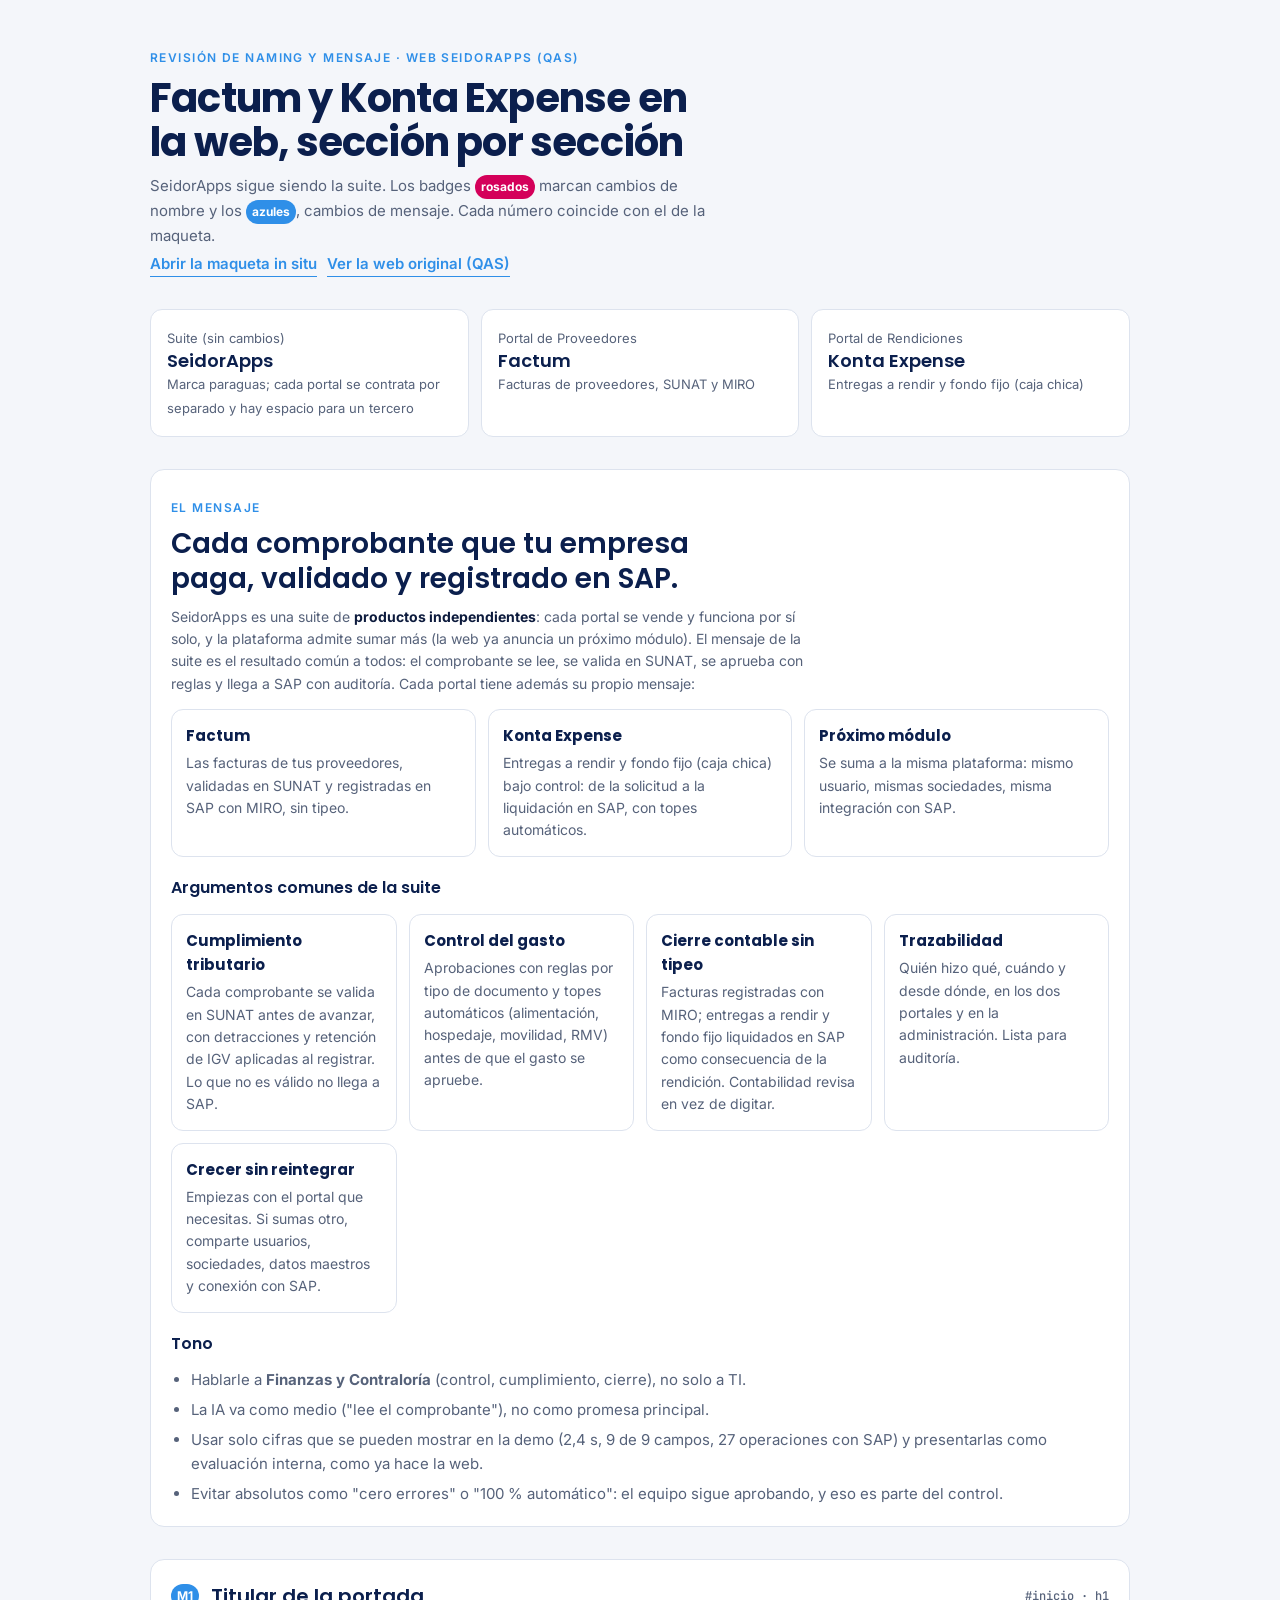
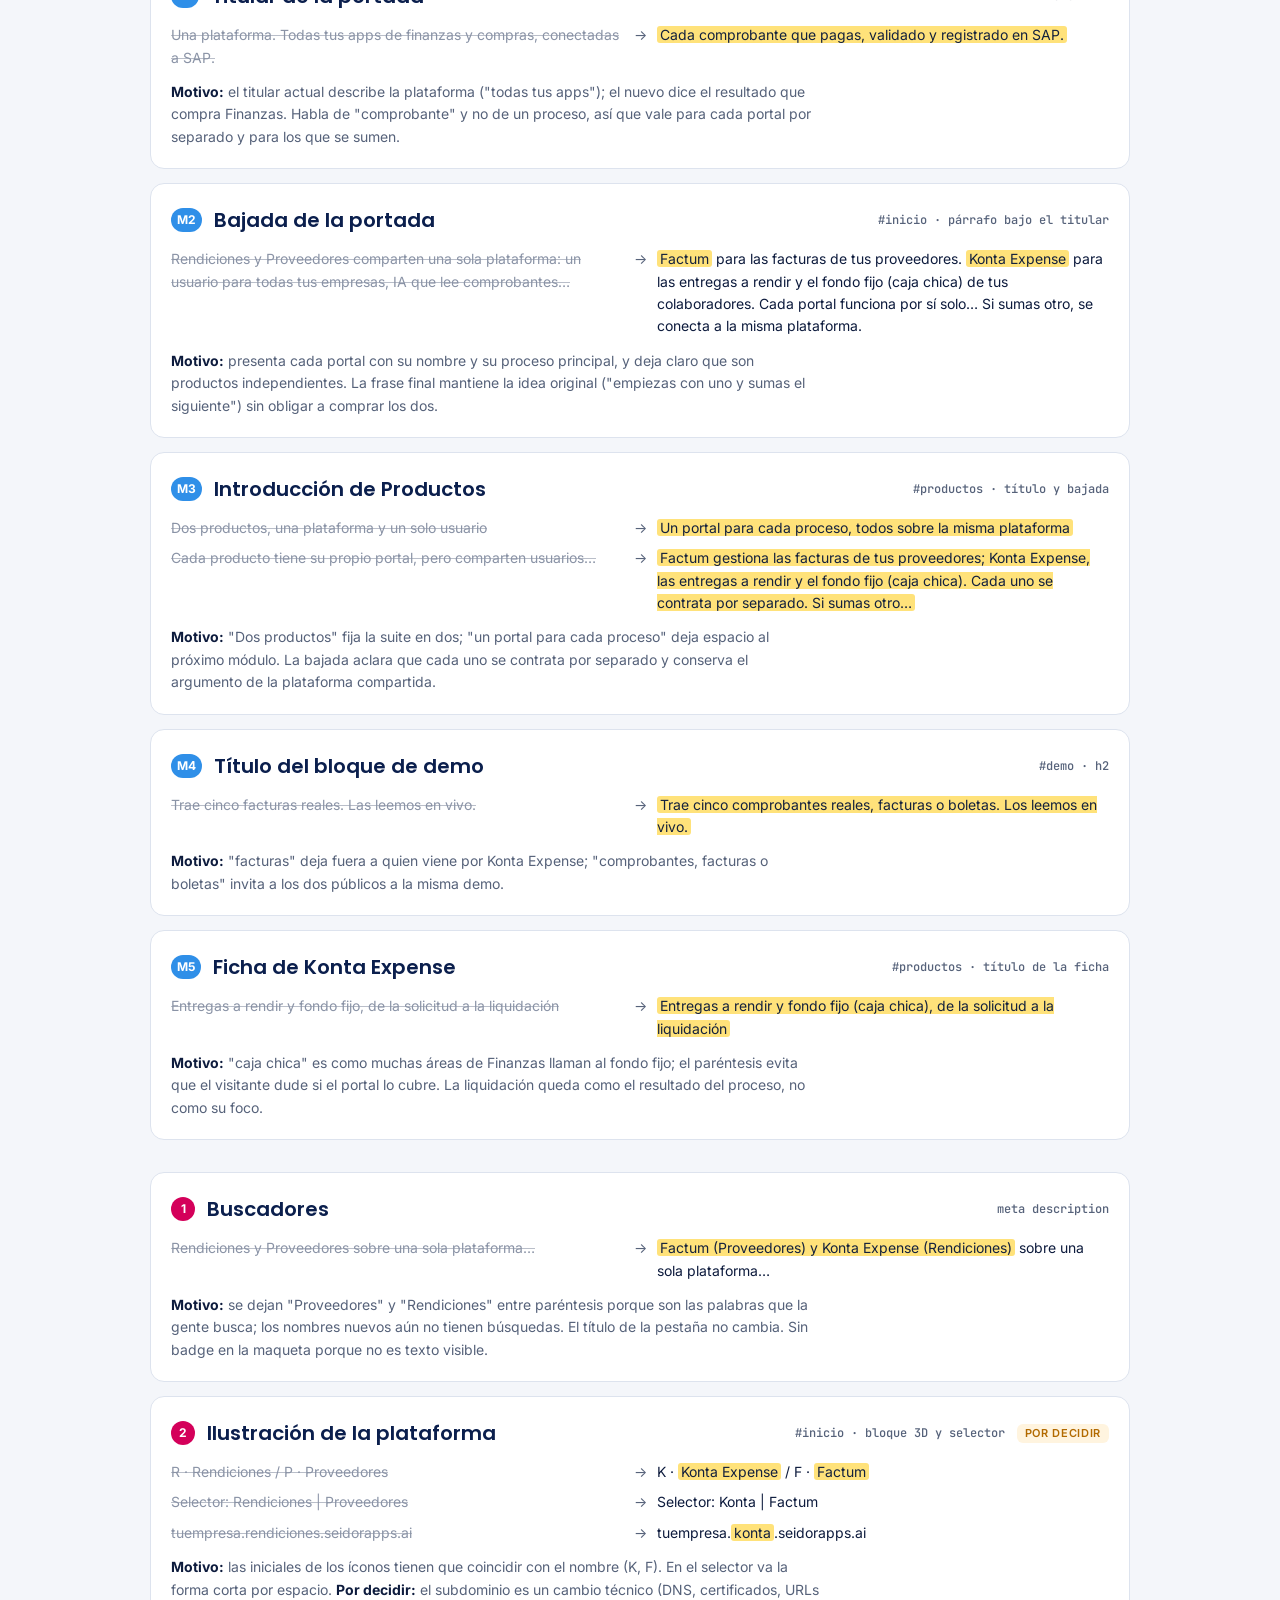
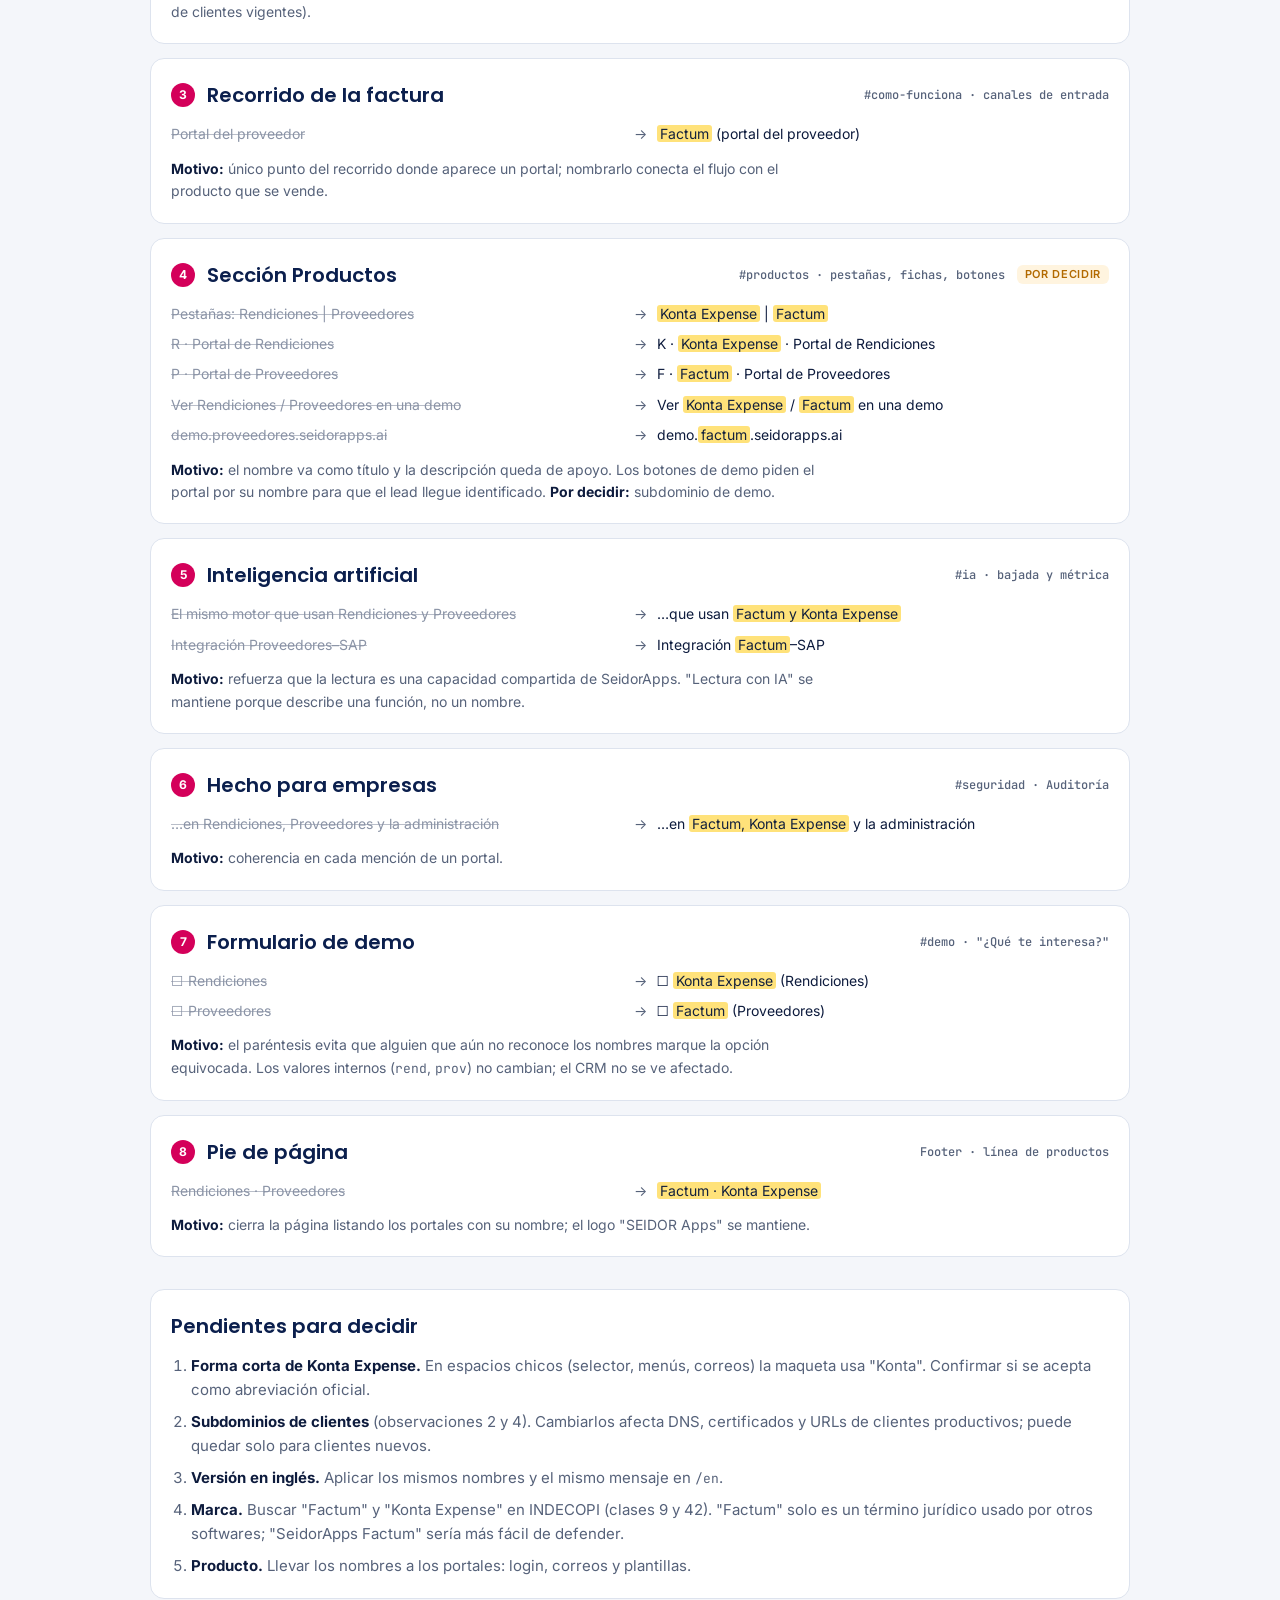
<file: observaciones.html>
<!doctype html>
<html lang="es">
<head>
<meta charset="utf-8">
<meta name="viewport" content="width=device-width, initial-scale=1, viewport-fit=cover">
<meta name="robots" content="noindex,nofollow">
<title>Factum y Konta Expense</title>
<meta name="claude:viewport-fit-sides" content="cover">
<link rel="preconnect" href="https://fonts.googleapis.com">
<link rel="stylesheet" href="https://fonts.googleapis.com/css2?family=Poppins:wght@500;600;700&family=Inter:wght@400;500;600&family=JetBrains+Mono:wght@400;500&display=swap">
<style>
/* Layout: hoja de revisión. Cabecera con la arquitectura de marca, luego una fila por sección de la web con antes → después y motivo; el número coincide con el badge de la maqueta. */
:root{
  --bg:#f4f6fa; --surface:#ffffff; --ink:#0d1b3d; --muted:#56627a; --line:#dde3ee;
  --navy:#0b1f4d; --sky:#2f8fe8; --marker:#ffe27a; --marker-ink:#14213d; --badge:#d4005a;
  --old:#8a93a6; --pending:#b26a00; --pending-bg:#fff4df;
  --f-display:"Poppins",system-ui,sans-serif; --f-body:"Inter",system-ui,sans-serif; --f-mono:"JetBrains Mono",ui-monospace,monospace;
  color-scheme:light;
}
@media (prefers-color-scheme: dark){:root:not([data-theme="light"]){
  --bg:#08122b; --surface:#0f1d3d; --ink:#e8eefb; --muted:#a3b0cc; --line:#22335c;
  --navy:#cfe0ff; --sky:#66b6ff; --marker:#ffe27a; --marker-ink:#14213d; --badge:#ff4f93;
  --old:#7d89a6; --pending:#ffc266; --pending-bg:#2e2410; color-scheme:dark}}
:root[data-theme="dark"]{
  --bg:#08122b; --surface:#0f1d3d; --ink:#e8eefb; --muted:#a3b0cc; --line:#22335c;
  --navy:#cfe0ff; --sky:#66b6ff; --marker:#ffe27a; --marker-ink:#14213d; --badge:#ff4f93;
  --old:#7d89a6; --pending:#ffc266; --pending-bg:#2e2410; color-scheme:dark}
*{box-sizing:border-box}
body{margin:0;background:var(--bg);color:var(--ink);font:400 15px/1.6 var(--f-body);
  padding-left:max(16px,env(safe-area-inset-left,0px));padding-right:max(16px,env(safe-area-inset-right,0px));padding-block:40px 64px}
.wrap{max-width:980px;margin:0 auto;display:grid;gap:32px}
h1,h2,h3{font-family:var(--f-display);text-wrap:balance;margin:0;color:var(--navy)}
h1{font-size:clamp(28px,5vw,40px);line-height:1.1;font-weight:700;letter-spacing:-.02em}
h2{font-size:20px;font-weight:600}
.eyebrow{font:600 12px/1 var(--f-body);letter-spacing:.12em;text-transform:uppercase;color:var(--sky)}
.lead{color:var(--muted);max-width:65ch;margin:10px 0 0}
.brand{display:grid;grid-template-columns:repeat(auto-fit,minmax(200px,1fr));gap:12px}
.brand div{background:var(--surface);border:1px solid var(--line);border-radius:12px;padding:16px;min-width:0}
.brand b{display:block;font:600 18px/1.2 var(--f-display);color:var(--navy)}
.brand span{color:var(--muted);font-size:13px}
.links{display:flex;flex-wrap:wrap;gap:10px;margin-top:4px}
.links a{font-weight:600;color:var(--sky);text-decoration:none;border-bottom:1px solid currentColor}
.legend{display:flex;flex-wrap:wrap;gap:16px;font-size:13px;color:var(--muted);align-items:center}
.n{display:inline-grid;place-items:center;min-width:24px;height:24px;padding:0 6px;border-radius:12px;background:var(--badge);color:#fff;font:700 12px/1 var(--f-body);flex:none}
mark{background:var(--marker);color:var(--marker-ink);border-radius:3px;padding:0 3px}
.tag{font:600 11px/1 var(--f-body);letter-spacing:.06em;text-transform:uppercase;padding:4px 8px;border-radius:6px;background:var(--pending-bg);color:var(--pending)}
.list{display:grid;gap:14px}
.obs{background:var(--surface);border:1px solid var(--line);border-radius:14px;padding:20px;display:grid;gap:12px}
.obs header{display:flex;gap:12px;align-items:center;flex-wrap:wrap}
.obs header h2{flex:1;min-width:0}
.where{font:500 12px/1 var(--f-mono);color:var(--muted)}
.changes{display:grid;gap:8px;margin:0;padding:0;list-style:none}
.changes li{display:grid;grid-template-columns:minmax(0,1fr) auto minmax(0,1fr);gap:10px;align-items:baseline;font-size:14px}
.changes .from{color:var(--old);text-decoration:line-through;text-decoration-color:color-mix(in srgb,var(--old) 60%,transparent)}
.changes .arrow{color:var(--muted)}
.why{margin:0;color:var(--muted);font-size:14px;max-width:72ch}
.why b{color:var(--ink)}
.n.m{background:var(--sky)}
.pillars{display:grid;grid-template-columns:repeat(auto-fit,minmax(220px,1fr));gap:12px;margin-top:14px}
.pillars div{border:1px solid var(--line);border-radius:12px;padding:14px;min-width:0}
.pillars b{display:block;font-family:var(--f-display);color:var(--navy);margin-bottom:4px}
.pillars p{margin:0;color:var(--muted);font-size:14px}
.core{font:600 clamp(20px,3.4vw,28px)/1.25 var(--f-display);color:var(--navy);margin:8px 0 0;text-wrap:balance}
.dont{display:grid;gap:6px;margin:12px 0 0;padding-left:20px;color:var(--muted)}
h3{font-size:16px;font-weight:600;margin-top:18px}
.open{background:var(--surface);border:1px solid var(--line);border-radius:14px;padding:20px}
.open ol{margin:12px 0 0;padding-left:20px;display:grid;gap:8px;color:var(--muted)}
.open ol b{color:var(--ink)}
code{font-family:var(--f-mono);font-size:13px}
@media (max-width:560px){.changes li{grid-template-columns:1fr}.changes .arrow{display:none}}
</style>
</head>
<body>
<div class="wrap">
  <section>
    <p class="eyebrow">Revisión de naming y mensaje · web SeidorApps (QAS)</p>
    <h1>Factum y Konta Expense en la web, sección por sección</h1>
    <p class="lead">SeidorApps sigue siendo la suite. Los badges <span class="n">rosados</span> marcan cambios de nombre y los <span class="n m">azules</span>, cambios de mensaje. Cada número coincide con el de la maqueta.</p>
    <div class="links"><a href="index.html">Abrir la maqueta in situ</a><a href="https://qas.seidorapps.ai/es" target="_blank" rel="noopener">Ver la web original (QAS)</a></div>
  </section>

  <section class="brand" aria-label="Arquitectura de marca">
    <div><span>Suite (sin cambios)</span><b>SeidorApps</b><span>Marca paraguas; cada portal se contrata por separado y hay espacio para un tercero</span></div>
    <div><span>Portal de Proveedores</span><b>Factum</b><span>Facturas de proveedores, SUNAT y MIRO</span></div>
    <div><span>Portal de Rendiciones</span><b>Konta Expense</b><span>Entregas a rendir y fondo fijo (caja chica)</span></div>
  </section>

  <section class="open">
    <p class="eyebrow">El mensaje</p>
    <p class="core">Cada comprobante que tu empresa paga, validado y registrado en SAP.</p>
    <p class="why" style="margin-top:10px">SeidorApps es una suite de <b>productos independientes</b>: cada portal se vende y funciona por sí solo, y la plataforma admite sumar más (la web ya anuncia un próximo módulo). El mensaje de la suite es el resultado común a todos: el comprobante se lee, se valida en SUNAT, se aprueba con reglas y llega a SAP con auditoría. Cada portal tiene además su propio mensaje:</p>
    <div class="pillars">
      <div><b>Factum</b><p>Las facturas de tus proveedores, validadas en SUNAT y registradas en SAP con MIRO, sin tipeo.</p></div>
      <div><b>Konta Expense</b><p>Entregas a rendir y fondo fijo (caja chica) bajo control: de la solicitud a la liquidación en SAP, con topes automáticos.</p></div>
      <div><b>Próximo módulo</b><p>Se suma a la misma plataforma: mismo usuario, mismas sociedades, misma integración con SAP.</p></div>
    </div>
    <h3>Argumentos comunes de la suite</h3>
    <div class="pillars">
      <div><b>Cumplimiento tributario</b><p>Cada comprobante se valida en SUNAT antes de avanzar, con detracciones y retención de IGV aplicadas al registrar. Lo que no es válido no llega a SAP.</p></div>
      <div><b>Control del gasto</b><p>Aprobaciones con reglas por tipo de documento y topes automáticos (alimentación, hospedaje, movilidad, RMV) antes de que el gasto se apruebe.</p></div>
      <div><b>Cierre contable sin tipeo</b><p>Facturas registradas con MIRO; entregas a rendir y fondo fijo liquidados en SAP como consecuencia de la rendición. Contabilidad revisa en vez de digitar.</p></div>
      <div><b>Trazabilidad</b><p>Quién hizo qué, cuándo y desde dónde, en los dos portales y en la administración. Lista para auditoría.</p></div>
      <div><b>Crecer sin reintegrar</b><p>Empiezas con el portal que necesitas. Si sumas otro, comparte usuarios, sociedades, datos maestros y conexión con SAP.</p></div>
    </div>
    <h3>Tono</h3>
    <ul class="dont">
      <li>Hablarle a <b>Finanzas y Contraloría</b> (control, cumplimiento, cierre), no solo a TI.</li>
      <li>La IA va como medio ("lee el comprobante"), no como promesa principal.</li>
      <li>Usar solo cifras que se pueden mostrar en la demo (2,4 s, 9 de 9 campos, 27 operaciones con SAP) y presentarlas como evaluación interna, como ya hace la web.</li>
      <li>Evitar absolutos como "cero errores" o "100 % automático": el equipo sigue aprobando, y eso es parte del control.</li>
    </ul>
  </section>

  <section class="list" aria-label="Cambios de mensaje">
<article class="obs"><header><span class="n m">M1</span><h2>Titular de la portada</h2><span class="where">#inicio · h1</span></header><ul class="changes"><li><span class="from">Una plataforma. Todas tus apps de finanzas y compras, conectadas a SAP.</span><span class="arrow">→</span><span><mark>Cada comprobante que pagas, validado y registrado en SAP.</mark></span></li></ul><p class="why"><b>Motivo:</b> el titular actual describe la plataforma ("todas tus apps"); el nuevo dice el resultado que compra Finanzas. Habla de "comprobante" y no de un proceso, así que vale para cada portal por separado y para los que se sumen.</p></article>
<article class="obs"><header><span class="n m">M2</span><h2>Bajada de la portada</h2><span class="where">#inicio · párrafo bajo el titular</span></header><ul class="changes"><li><span class="from">Rendiciones y Proveedores comparten una sola plataforma: un usuario para todas tus empresas, IA que lee comprobantes…</span><span class="arrow">→</span><span><mark>Factum</mark> para las facturas de tus proveedores. <mark>Konta Expense</mark> para las entregas a rendir y el fondo fijo (caja chica) de tus colaboradores. Cada portal funciona por sí solo… Si sumas otro, se conecta a la misma plataforma.</span></li></ul><p class="why"><b>Motivo:</b> presenta cada portal con su nombre y su proceso principal, y deja claro que son productos independientes. La frase final mantiene la idea original ("empiezas con uno y sumas el siguiente") sin obligar a comprar los dos.</p></article>
<article class="obs"><header><span class="n m">M3</span><h2>Introducción de Productos</h2><span class="where">#productos · título y bajada</span></header><ul class="changes"><li><span class="from">Dos productos, una plataforma y un solo usuario</span><span class="arrow">→</span><span><mark>Un portal para cada proceso, todos sobre la misma plataforma</mark></span></li><li><span class="from">Cada producto tiene su propio portal, pero comparten usuarios…</span><span class="arrow">→</span><span><mark>Factum gestiona las facturas de tus proveedores; Konta Expense, las entregas a rendir y el fondo fijo (caja chica). Cada uno se contrata por separado. Si sumas otro…</mark></span></li></ul><p class="why"><b>Motivo:</b> "Dos productos" fija la suite en dos; "un portal para cada proceso" deja espacio al próximo módulo. La bajada aclara que cada uno se contrata por separado y conserva el argumento de la plataforma compartida.</p></article>
<article class="obs"><header><span class="n m">M4</span><h2>Título del bloque de demo</h2><span class="where">#demo · h2</span></header><ul class="changes"><li><span class="from">Trae cinco facturas reales. Las leemos en vivo.</span><span class="arrow">→</span><span><mark>Trae cinco comprobantes reales, facturas o boletas. Los leemos en vivo.</mark></span></li></ul><p class="why"><b>Motivo:</b> "facturas" deja fuera a quien viene por Konta Expense; "comprobantes, facturas o boletas" invita a los dos públicos a la misma demo.</p></article>
<article class="obs"><header><span class="n m">M5</span><h2>Ficha de Konta Expense</h2><span class="where">#productos · título de la ficha</span></header><ul class="changes"><li><span class="from">Entregas a rendir y fondo fijo, de la solicitud a la liquidación</span><span class="arrow">→</span><span><mark>Entregas a rendir y fondo fijo (caja chica), de la solicitud a la liquidación</mark></span></li></ul><p class="why"><b>Motivo:</b> "caja chica" es como muchas áreas de Finanzas llaman al fondo fijo; el paréntesis evita que el visitante dude si el portal lo cubre. La liquidación queda como el resultado del proceso, no como su foco.</p></article>
  </section>

  <section class="list" aria-label="Cambios de nombre">
<article class="obs"><header><span class="n">1</span><h2>Buscadores</h2><span class="where">meta description</span></header><ul class="changes"><li><span class="from">Rendiciones y Proveedores sobre una sola plataforma…</span><span class="arrow">→</span><span><mark>Factum (Proveedores) y Konta Expense (Rendiciones)</mark> sobre una sola plataforma…</span></li></ul><p class="why"><b>Motivo:</b> se dejan "Proveedores" y "Rendiciones" entre paréntesis porque son las palabras que la gente busca; los nombres nuevos aún no tienen búsquedas. El título de la pestaña no cambia. Sin badge en la maqueta porque no es texto visible.</p></article>
<article class="obs"><header><span class="n">2</span><h2>Ilustración de la plataforma</h2><span class="where">#inicio · bloque 3D y selector</span><span class="tag">Por decidir</span></header><ul class="changes"><li><span class="from">R · Rendiciones / P · Proveedores</span><span class="arrow">→</span><span>K · <mark>Konta Expense</mark> / F · <mark>Factum</mark></span></li><li><span class="from">Selector: Rendiciones | Proveedores</span><span class="arrow">→</span><span>Selector: Konta | Factum</span></li><li><span class="from">tuempresa.rendiciones.seidorapps.ai</span><span class="arrow">→</span><span>tuempresa.<mark>konta</mark>.seidorapps.ai</span></li></ul><p class="why"><b>Motivo:</b> las iniciales de los íconos tienen que coincidir con el nombre (K, F). En el selector va la forma corta por espacio. <b>Por decidir:</b> el subdominio es un cambio técnico (DNS, certificados, URLs de clientes vigentes).</p></article>
<article class="obs"><header><span class="n">3</span><h2>Recorrido de la factura</h2><span class="where">#como-funciona · canales de entrada</span></header><ul class="changes"><li><span class="from">Portal del proveedor</span><span class="arrow">→</span><span><mark>Factum</mark> (portal del proveedor)</span></li></ul><p class="why"><b>Motivo:</b> único punto del recorrido donde aparece un portal; nombrarlo conecta el flujo con el producto que se vende.</p></article>
<article class="obs"><header><span class="n">4</span><h2>Sección Productos</h2><span class="where">#productos · pestañas, fichas, botones</span><span class="tag">Por decidir</span></header><ul class="changes"><li><span class="from">Pestañas: Rendiciones | Proveedores</span><span class="arrow">→</span><span><mark>Konta Expense</mark> | <mark>Factum</mark></span></li><li><span class="from">R · Portal de Rendiciones</span><span class="arrow">→</span><span>K · <mark>Konta Expense</mark> · Portal de Rendiciones</span></li><li><span class="from">P · Portal de Proveedores</span><span class="arrow">→</span><span>F · <mark>Factum</mark> · Portal de Proveedores</span></li><li><span class="from">Ver Rendiciones / Proveedores en una demo</span><span class="arrow">→</span><span>Ver <mark>Konta Expense</mark> / <mark>Factum</mark> en una demo</span></li><li><span class="from">demo.proveedores.seidorapps.ai</span><span class="arrow">→</span><span>demo.<mark>factum</mark>.seidorapps.ai</span></li></ul><p class="why"><b>Motivo:</b> el nombre va como título y la descripción queda de apoyo. Los botones de demo piden el portal por su nombre para que el lead llegue identificado. <b>Por decidir:</b> subdominio de demo.</p></article>
<article class="obs"><header><span class="n">5</span><h2>Inteligencia artificial</h2><span class="where">#ia · bajada y métrica</span></header><ul class="changes"><li><span class="from">El mismo motor que usan Rendiciones y Proveedores</span><span class="arrow">→</span><span>…que usan <mark>Factum y Konta Expense</mark></span></li><li><span class="from">Integración Proveedores–SAP</span><span class="arrow">→</span><span>Integración <mark>Factum</mark>–SAP</span></li></ul><p class="why"><b>Motivo:</b> refuerza que la lectura es una capacidad compartida de SeidorApps. "Lectura con IA" se mantiene porque describe una función, no un nombre.</p></article>
<article class="obs"><header><span class="n">6</span><h2>Hecho para empresas</h2><span class="where">#seguridad · Auditoría</span></header><ul class="changes"><li><span class="from">…en Rendiciones, Proveedores y la administración</span><span class="arrow">→</span><span>…en <mark>Factum, Konta Expense</mark> y la administración</span></li></ul><p class="why"><b>Motivo:</b> coherencia en cada mención de un portal.</p></article>
<article class="obs"><header><span class="n">7</span><h2>Formulario de demo</h2><span class="where">#demo · "¿Qué te interesa?"</span></header><ul class="changes"><li><span class="from">☐ Rendiciones</span><span class="arrow">→</span><span>☐ <mark>Konta Expense</mark> (Rendiciones)</span></li><li><span class="from">☐ Proveedores</span><span class="arrow">→</span><span>☐ <mark>Factum</mark> (Proveedores)</span></li></ul><p class="why"><b>Motivo:</b> el paréntesis evita que alguien que aún no reconoce los nombres marque la opción equivocada. Los valores internos (<code>rend</code>, <code>prov</code>) no cambian; el CRM no se ve afectado.</p></article>
<article class="obs"><header><span class="n">8</span><h2>Pie de página</h2><span class="where">Footer · línea de productos</span></header><ul class="changes"><li><span class="from">Rendiciones · Proveedores</span><span class="arrow">→</span><span><mark>Factum · Konta Expense</mark></span></li></ul><p class="why"><b>Motivo:</b> cierra la página listando los portales con su nombre; el logo "SEIDOR Apps" se mantiene.</p></article>
  </section>

  <section class="open">
    <h2>Pendientes para decidir</h2>
    <ol>
      <li><b>Forma corta de Konta Expense.</b> En espacios chicos (selector, menús, correos) la maqueta usa "Konta". Confirmar si se acepta como abreviación oficial.</li>
      <li><b>Subdominios de clientes</b> (observaciones 2 y 4). Cambiarlos afecta DNS, certificados y URLs de clientes productivos; puede quedar solo para clientes nuevos.</li>
      <li><b>Versión en inglés.</b> Aplicar los mismos nombres y el mismo mensaje en <code>/en</code>.</li>
      <li><b>Marca.</b> Buscar "Factum" y "Konta Expense" en INDECOPI (clases 9 y 42). "Factum" solo es un término jurídico usado por otros softwares; "SeidorApps Factum" sería más fácil de defender.</li>
      <li><b>Producto.</b> Llevar los nombres a los portales: login, correos y plantillas.</li>
    </ol>
  </section>
</div>
</body>
</html>
</file>
<file: _next/static/chunks/0irhmt13gphu0.css>
@font-face{font-family:Poppins;font-style:normal;font-weight:300;font-display:swap;src:url(../media/7e832ad540183e91-s.0pw-43bjt5~5_.woff2)format("woff2");unicode-range:U+900-97F,U+1CD0-1CF4,U+1CF7-1CF9,U+200C-200D,U+20A8,U+20B9,U+20F0,U+25CC,U+A830-A839,U+A8E0-A8FF,U+11B00-11B0A}@font-face{font-family:Poppins;font-style:normal;font-weight:300;font-display:swap;src:url(../media/2094fb60fd9c8287-s.13c6n_dh74ayc.woff2)format("woff2");unicode-range:U+100-2BA,U+2BD-2C5,U+2C7-2CC,U+2CE-2D7,U+2DD-2FF,U+304,U+308,U+329,U+1D00-1DBF,U+1E00-1E9F,U+1EF2-1EFF,U+2020,U+20A0-20AB,U+20AD-20C4,U+2113,U+2C60-2C7F,U+A720-A7FF}@font-face{font-family:Poppins;font-style:normal;font-weight:300;font-display:swap;src:url(../media/c875c6f5d3e977ac-s.p.0g_ng0t~d_b9n.woff2)format("woff2");unicode-range:U+??,U+131,U+152-153,U+2BB-2BC,U+2C6,U+2DA,U+2DC,U+304,U+308,U+329,U+2000-206F,U+20AC,U+2122,U+2191,U+2193,U+2212,U+2215,U+FEFF,U+FFFD}@font-face{font-family:Poppins;font-style:normal;font-weight:400;font-display:swap;src:url(../media/41e95f694c5c4549-s.0r1jrq7neqdsq.woff2)format("woff2");unicode-range:U+900-97F,U+1CD0-1CF4,U+1CF7-1CF9,U+200C-200D,U+20A8,U+20B9,U+20F0,U+25CC,U+A830-A839,U+A8E0-A8FF,U+11B00-11B0A}@font-face{font-family:Poppins;font-style:normal;font-weight:400;font-display:swap;src:url(../media/6c55a692938ebbbc-s.0g6rbszwfgn9y.woff2)format("woff2");unicode-range:U+100-2BA,U+2BD-2C5,U+2C7-2CC,U+2CE-2D7,U+2DD-2FF,U+304,U+308,U+329,U+1D00-1DBF,U+1E00-1E9F,U+1EF2-1EFF,U+2020,U+20A0-20AB,U+20AD-20C4,U+2113,U+2C60-2C7F,U+A720-A7FF}@font-face{font-family:Poppins;font-style:normal;font-weight:400;font-display:swap;src:url(../media/a218039a3287bcfd-s.p.17-1enzs_j91b.woff2)format("woff2");unicode-range:U+??,U+131,U+152-153,U+2BB-2BC,U+2C6,U+2DA,U+2DC,U+304,U+308,U+329,U+2000-206F,U+20AC,U+2122,U+2191,U+2193,U+2212,U+2215,U+FEFF,U+FFFD}@font-face{font-family:Poppins;font-style:normal;font-weight:500;font-display:swap;src:url(../media/bdc7e24a509eb931-s.0apt5mko2.qn3.woff2)format("woff2");unicode-range:U+900-97F,U+1CD0-1CF4,U+1CF7-1CF9,U+200C-200D,U+20A8,U+20B9,U+20F0,U+25CC,U+A830-A839,U+A8E0-A8FF,U+11B00-11B0A}@font-face{font-family:Poppins;font-style:normal;font-weight:500;font-display:swap;src:url(../media/0da9c7f357bd9d4d-s.0ek5sshv8wk3m.woff2)format("woff2");unicode-range:U+100-2BA,U+2BD-2C5,U+2C7-2CC,U+2CE-2D7,U+2DD-2FF,U+304,U+308,U+329,U+1D00-1DBF,U+1E00-1E9F,U+1EF2-1EFF,U+2020,U+20A0-20AB,U+20AD-20C4,U+2113,U+2C60-2C7F,U+A720-A7FF}@font-face{font-family:Poppins;font-style:normal;font-weight:500;font-display:swap;src:url(../media/8e6fa89aa22d24ec-s.p.0uvzar8hswo3p.woff2)format("woff2");unicode-range:U+??,U+131,U+152-153,U+2BB-2BC,U+2C6,U+2DA,U+2DC,U+304,U+308,U+329,U+2000-206F,U+20AC,U+2122,U+2191,U+2193,U+2212,U+2215,U+FEFF,U+FFFD}@font-face{font-family:Poppins;font-style:normal;font-weight:600;font-display:swap;src:url(../media/0a7740363b4d4863-s.1110aazvokzp..woff2)format("woff2");unicode-range:U+900-97F,U+1CD0-1CF4,U+1CF7-1CF9,U+200C-200D,U+20A8,U+20B9,U+20F0,U+25CC,U+A830-A839,U+A8E0-A8FF,U+11B00-11B0A}@font-face{font-family:Poppins;font-style:normal;font-weight:600;font-display:swap;src:url(../media/5f9d24ebef5d5292-s.0esuu2f5si~v8.woff2)format("woff2");unicode-range:U+100-2BA,U+2BD-2C5,U+2C7-2CC,U+2CE-2D7,U+2DD-2FF,U+304,U+308,U+329,U+1D00-1DBF,U+1E00-1E9F,U+1EF2-1EFF,U+2020,U+20A0-20AB,U+20AD-20C4,U+2113,U+2C60-2C7F,U+A720-A7FF}@font-face{font-family:Poppins;font-style:normal;font-weight:600;font-display:swap;src:url(../media/e2334d715941921e-s.p.12skym0rqknxy.woff2)format("woff2");unicode-range:U+??,U+131,U+152-153,U+2BB-2BC,U+2C6,U+2DA,U+2DC,U+304,U+308,U+329,U+2000-206F,U+20AC,U+2122,U+2191,U+2193,U+2212,U+2215,U+FEFF,U+FFFD}@font-face{font-family:Poppins;font-style:normal;font-weight:700;font-display:swap;src:url(../media/b53057dbf91a7acf-s.0carvq6u72s58.woff2)format("woff2");unicode-range:U+900-97F,U+1CD0-1CF4,U+1CF7-1CF9,U+200C-200D,U+20A8,U+20B9,U+20F0,U+25CC,U+A830-A839,U+A8E0-A8FF,U+11B00-11B0A}@font-face{font-family:Poppins;font-style:normal;font-weight:700;font-display:swap;src:url(../media/798ea22d9983e047-s.106do9xzbuago.woff2)format("woff2");unicode-range:U+100-2BA,U+2BD-2C5,U+2C7-2CC,U+2CE-2D7,U+2DD-2FF,U+304,U+308,U+329,U+1D00-1DBF,U+1E00-1E9F,U+1EF2-1EFF,U+2020,U+20A0-20AB,U+20AD-20C4,U+2113,U+2C60-2C7F,U+A720-A7FF}@font-face{font-family:Poppins;font-style:normal;font-weight:700;font-display:swap;src:url(../media/47fe1b7cd6e6ed85-s.p.0~mcdl10zdfb3.woff2)format("woff2");unicode-range:U+??,U+131,U+152-153,U+2BB-2BC,U+2C6,U+2DA,U+2DC,U+304,U+308,U+329,U+2000-206F,U+20AC,U+2122,U+2191,U+2193,U+2212,U+2215,U+FEFF,U+FFFD}@font-face{font-family:Poppins;font-style:normal;font-weight:800;font-display:swap;src:url(../media/99ce71e74c11bc20-s.0hoqzal24odb4.woff2)format("woff2");unicode-range:U+900-97F,U+1CD0-1CF4,U+1CF7-1CF9,U+200C-200D,U+20A8,U+20B9,U+20F0,U+25CC,U+A830-A839,U+A8E0-A8FF,U+11B00-11B0A}@font-face{font-family:Poppins;font-style:normal;font-weight:800;font-display:swap;src:url(../media/8cf1ea7b03cdeb83-s.0.56594qx.-9o.woff2)format("woff2");unicode-range:U+100-2BA,U+2BD-2C5,U+2C7-2CC,U+2CE-2D7,U+2DD-2FF,U+304,U+308,U+329,U+1D00-1DBF,U+1E00-1E9F,U+1EF2-1EFF,U+2020,U+20A0-20AB,U+20AD-20C4,U+2113,U+2C60-2C7F,U+A720-A7FF}@font-face{font-family:Poppins;font-style:normal;font-weight:800;font-display:swap;src:url(../media/829ba4228c966254-s.p.0ub.k0om~_-xi.woff2)format("woff2");unicode-range:U+??,U+131,U+152-153,U+2BB-2BC,U+2C6,U+2DA,U+2DC,U+304,U+308,U+329,U+2000-206F,U+20AC,U+2122,U+2191,U+2193,U+2212,U+2215,U+FEFF,U+FFFD}@font-face{font-family:Poppins Fallback;src:local(Arial);ascent-override:93.62%;descent-override:31.21%;line-gap-override:8.92%;size-adjust:112.16%}.poppins_b1258189-module__qZ1z3a__className{font-family:Poppins,Poppins Fallback;font-style:normal}.poppins_b1258189-module__qZ1z3a__variable{--font-poppins:"Poppins", "Poppins Fallback"}
@font-face{font-family:JetBrains Mono;font-style:normal;font-weight:400;font-display:swap;src:url(../media/04c5164763c40239-s.0h-nw9_c8d~-_.woff2)format("woff2");unicode-range:U+460-52F,U+1C80-1C8A,U+20B4,U+2DE0-2DFF,U+A640-A69F,U+FE2E-FE2F}@font-face{font-family:JetBrains Mono;font-style:normal;font-weight:400;font-display:swap;src:url(../media/26f284dcc38c84c0-s.10hk62x1-0d9n.woff2)format("woff2");unicode-range:U+301,U+400-45F,U+490-491,U+4B0-4B1,U+2116}@font-face{font-family:JetBrains Mono;font-style:normal;font-weight:400;font-display:swap;src:url(../media/7e7f32a39836f228-s.0bmyfaahigzds.woff2)format("woff2");unicode-range:U+370-377,U+37A-37F,U+384-38A,U+38C,U+38E-3A1,U+3A3-3FF}@font-face{font-family:JetBrains Mono;font-style:normal;font-weight:400;font-display:swap;src:url(../media/fa39153a3fc630ba-s.0-0ft90hthv3~.woff2)format("woff2");unicode-range:U+102-103,U+110-111,U+128-129,U+168-169,U+1A0-1A1,U+1AF-1B0,U+300-301,U+303-304,U+308-309,U+323,U+329,U+1EA0-1EF9,U+20AB}@font-face{font-family:JetBrains Mono;font-style:normal;font-weight:400;font-display:swap;src:url(../media/6a5386fd6038edbe-s.16fk0g~ypa53a.woff2)format("woff2");unicode-range:U+100-2BA,U+2BD-2C5,U+2C7-2CC,U+2CE-2D7,U+2DD-2FF,U+304,U+308,U+329,U+1D00-1DBF,U+1E00-1E9F,U+1EF2-1EFF,U+2020,U+20A0-20AB,U+20AD-20C4,U+2113,U+2C60-2C7F,U+A720-A7FF}@font-face{font-family:JetBrains Mono;font-style:normal;font-weight:400;font-display:swap;src:url(../media/051742360c26797e-s.p.0f97p8c3305p~.woff2)format("woff2");unicode-range:U+??,U+131,U+152-153,U+2BB-2BC,U+2C6,U+2DA,U+2DC,U+304,U+308,U+329,U+2000-206F,U+20AC,U+2122,U+2191,U+2193,U+2212,U+2215,U+FEFF,U+FFFD}@font-face{font-family:JetBrains Mono;font-style:normal;font-weight:500;font-display:swap;src:url(../media/04c5164763c40239-s.0h-nw9_c8d~-_.woff2)format("woff2");unicode-range:U+460-52F,U+1C80-1C8A,U+20B4,U+2DE0-2DFF,U+A640-A69F,U+FE2E-FE2F}@font-face{font-family:JetBrains Mono;font-style:normal;font-weight:500;font-display:swap;src:url(../media/26f284dcc38c84c0-s.10hk62x1-0d9n.woff2)format("woff2");unicode-range:U+301,U+400-45F,U+490-491,U+4B0-4B1,U+2116}@font-face{font-family:JetBrains Mono;font-style:normal;font-weight:500;font-display:swap;src:url(../media/7e7f32a39836f228-s.0bmyfaahigzds.woff2)format("woff2");unicode-range:U+370-377,U+37A-37F,U+384-38A,U+38C,U+38E-3A1,U+3A3-3FF}@font-face{font-family:JetBrains Mono;font-style:normal;font-weight:500;font-display:swap;src:url(../media/fa39153a3fc630ba-s.0-0ft90hthv3~.woff2)format("woff2");unicode-range:U+102-103,U+110-111,U+128-129,U+168-169,U+1A0-1A1,U+1AF-1B0,U+300-301,U+303-304,U+308-309,U+323,U+329,U+1EA0-1EF9,U+20AB}@font-face{font-family:JetBrains Mono;font-style:normal;font-weight:500;font-display:swap;src:url(../media/6a5386fd6038edbe-s.16fk0g~ypa53a.woff2)format("woff2");unicode-range:U+100-2BA,U+2BD-2C5,U+2C7-2CC,U+2CE-2D7,U+2DD-2FF,U+304,U+308,U+329,U+1D00-1DBF,U+1E00-1E9F,U+1EF2-1EFF,U+2020,U+20A0-20AB,U+20AD-20C4,U+2113,U+2C60-2C7F,U+A720-A7FF}@font-face{font-family:JetBrains Mono;font-style:normal;font-weight:500;font-display:swap;src:url(../media/051742360c26797e-s.p.0f97p8c3305p~.woff2)format("woff2");unicode-range:U+??,U+131,U+152-153,U+2BB-2BC,U+2C6,U+2DA,U+2DC,U+304,U+308,U+329,U+2000-206F,U+20AC,U+2122,U+2191,U+2193,U+2212,U+2215,U+FEFF,U+FFFD}@font-face{font-family:JetBrains Mono;font-style:normal;font-weight:600;font-display:swap;src:url(../media/04c5164763c40239-s.0h-nw9_c8d~-_.woff2)format("woff2");unicode-range:U+460-52F,U+1C80-1C8A,U+20B4,U+2DE0-2DFF,U+A640-A69F,U+FE2E-FE2F}@font-face{font-family:JetBrains Mono;font-style:normal;font-weight:600;font-display:swap;src:url(../media/26f284dcc38c84c0-s.10hk62x1-0d9n.woff2)format("woff2");unicode-range:U+301,U+400-45F,U+490-491,U+4B0-4B1,U+2116}@font-face{font-family:JetBrains Mono;font-style:normal;font-weight:600;font-display:swap;src:url(../media/7e7f32a39836f228-s.0bmyfaahigzds.woff2)format("woff2");unicode-range:U+370-377,U+37A-37F,U+384-38A,U+38C,U+38E-3A1,U+3A3-3FF}@font-face{font-family:JetBrains Mono;font-style:normal;font-weight:600;font-display:swap;src:url(../media/fa39153a3fc630ba-s.0-0ft90hthv3~.woff2)format("woff2");unicode-range:U+102-103,U+110-111,U+128-129,U+168-169,U+1A0-1A1,U+1AF-1B0,U+300-301,U+303-304,U+308-309,U+323,U+329,U+1EA0-1EF9,U+20AB}@font-face{font-family:JetBrains Mono;font-style:normal;font-weight:600;font-display:swap;src:url(../media/6a5386fd6038edbe-s.16fk0g~ypa53a.woff2)format("woff2");unicode-range:U+100-2BA,U+2BD-2C5,U+2C7-2CC,U+2CE-2D7,U+2DD-2FF,U+304,U+308,U+329,U+1D00-1DBF,U+1E00-1E9F,U+1EF2-1EFF,U+2020,U+20A0-20AB,U+20AD-20C4,U+2113,U+2C60-2C7F,U+A720-A7FF}@font-face{font-family:JetBrains Mono;font-style:normal;font-weight:600;font-display:swap;src:url(../media/051742360c26797e-s.p.0f97p8c3305p~.woff2)format("woff2");unicode-range:U+??,U+131,U+152-153,U+2BB-2BC,U+2C6,U+2DA,U+2DC,U+304,U+308,U+329,U+2000-206F,U+20AC,U+2122,U+2191,U+2193,U+2212,U+2215,U+FEFF,U+FFFD}@font-face{font-family:JetBrains Mono Fallback;src:local(Arial);ascent-override:75.79%;descent-override:22.29%;line-gap-override:0.0%;size-adjust:134.59%}.jetbrains_mono_f27bcbae-module__L_VPKW__className{font-family:JetBrains Mono,JetBrains Mono Fallback;font-style:normal}.jetbrains_mono_f27bcbae-module__L_VPKW__variable{--font-mono:"JetBrains Mono", "JetBrains Mono Fallback"}
:root{--navy:#07153a;--navy-deep:#040c24;--blue:#263c7a;--sky:#66b6ff;--ink:#242528;--grey:#919191;--paper:#f6f6f6;--white:#fff;--grad:linear-gradient(135deg, #07153a 0%, #263c7a 55%, #66b6ff 100%);--text:#e8eefb;--text-dim:#9db0d3;--slate:#5b6b8c;--line:#66b6ff29;--line-strong:#66b6ff57;--surface:#ffffff0a;--surface-2:#ffffff12;--paper-text:#0b1838;--paper-dim:#56627d;--paper-line:#e3e7ef;--ok:#34d399;--ok-bg:#34d39924;--warn:#f5b544;--warn-bg:#f5b54426;--bad:#ff7a7a;--bad-bg:#ff7a7a24;--info-bg:#66b6ff24;--c-ok-bg:#e3f8ef;--c-ok:#0e7a4e;--c-warn-bg:#fff2d9;--c-warn:#8a5a00;--c-bad-bg:#ffe6e6;--c-bad:#b42318;--c-info-bg:#e6f1ff;--c-info:#1d4fa0;--c-mute-bg:#eef1f6;--c-mute:#56627d;--background:var(--paper);--foreground:var(--paper-text);--card:#fff;--card-border:var(--paper-line);--muted:var(--paper-dim);--bg-primary:var(--paper);--bg-secondary:#eef2f8;--bg-card:#fff;--text-primary:var(--paper-text);--text-secondary:var(--paper-dim);--text-tertiary:var(--grey);--accent:var(--sky);--accent-light:var(--c-info-bg);--accent-hover:#8cc8ff;--border:var(--paper-line);--gradient-seidor:var(--grad);--shadow-md:0 4px 16px #07153a14;--shadow-lg:0 12px 40px #07153a1f;--shadow-glow-blue:0 0 40px #66b6ff40;--font-display:var(--font-poppins), Arial, system-ui, sans-serif;--font-body:var(--font-poppins), Arial, system-ui, sans-serif;--font-data:var(--font-mono), ui-monospace, "SF Mono", Menlo, monospace;--container-max:1240px;--navbar-height:72px;--section-pad:clamp(72px, 9vw, 112px);--radius-sm:10px;--radius-md:14px;--radius-lg:20px;--radius-pill:999px;--ease:cubic-bezier(.22, 1, .36, 1)}*,:before,:after{box-sizing:border-box;margin:0;padding:0}html{scroll-behavior:smooth;scroll-padding-top:calc(var(--navbar-height) + 12px);-webkit-font-smoothing:antialiased;-moz-osx-font-smoothing:grayscale}body{font-family:var(--font-body);color:var(--foreground);background-color:var(--navy-deep);font-size:16px;line-height:1.6;overflow-x:hidden}img{max-width:100%;display:block}a{color:inherit;text-decoration:none}button{cursor:pointer;font:inherit;color:inherit;background:0 0;border:none}input,textarea,select{font:inherit}h1,h2,h3,h4,h5,h6{font-family:var(--font-display);letter-spacing:-.02em;text-wrap:balance;font-weight:700;line-height:1.12}:focus-visible{outline:2px solid var(--sky);outline-offset:3px;border-radius:6px}.mono{font-family:var(--font-data);font-variant-numeric:tabular-nums}.container{max-width:var(--container-max);padding-left:max(20px, env(safe-area-inset-left,0px));padding-right:max(20px, env(safe-area-inset-right,0px));margin:0 auto}@media (min-width:768px){.container{padding-left:40px;padding-right:40px}}.section{padding-block:var(--section-pad)}.surface-dark{background:var(--navy);color:var(--text)}.surface-deep{background:var(--navy-deep);color:var(--text)}.surface-light{background:var(--background);color:var(--foreground)}.surface-white{background:var(--card);color:var(--foreground)}.section-head{max-width:720px}.section-head.center{text-align:center;margin-inline:auto}.kicker{letter-spacing:.14em;text-transform:uppercase;color:var(--blue);font-size:12px;font-weight:600}.surface-dark .kicker,.surface-deep .kicker{color:var(--sky)}.section-title{letter-spacing:-.03em;margin-top:12px;font-size:clamp(28px,3.6vw,46px);line-height:1.08}.section-lead{color:var(--muted);margin-top:16px;font-size:17px;line-height:1.6}.surface-dark .section-lead,.surface-deep .section-lead{color:var(--text-dim)}.btn{border-radius:var(--radius-pill);white-space:nowrap;touch-action:manipulation;min-height:50px;transition:transform .25s var(--ease), box-shadow .25s, background .25s, color .25s;justify-content:center;align-items:center;gap:10px;padding:0 24px;font-size:15px;font-weight:600;display:inline-flex}.btn:active{transform:scale(.97)}.btn-primary{background:var(--sky);color:var(--navy);box-shadow:0 10px 30px #66b6ff59}.btn-primary:hover{transform:translateY(-2px);box-shadow:0 16px 40px #66b6ff80}.btn-ghost{color:var(--text);border:1px solid var(--line-strong);background:#ffffff0f}.btn-ghost:hover{background:#ffffff1c}.btn-dark{background:var(--navy);color:#fff}.btn-dark:hover{background:var(--blue);transform:translateY(-2px)}.btn .arrow{transition:transform .25s var(--ease)}.btn:hover .arrow{transform:translate(4px)}.btn:disabled{opacity:.6;cursor:progress;transform:none}.chip{white-space:nowrap;border-radius:var(--radius-pill);align-items:center;gap:5px;padding:3px 9px;font-size:11px;font-weight:600;display:inline-flex}.chip:before{content:"";background:currentColor;border-radius:50%;width:6px;height:6px}.chip-ok{background:var(--c-ok-bg);color:var(--c-ok)}.chip-warn{background:var(--c-warn-bg);color:var(--c-warn)}.chip-bad{background:var(--c-bad-bg);color:var(--c-bad)}.chip-info{background:var(--c-info-bg);color:var(--c-info)}.chip-mute{background:var(--c-mute-bg);color:var(--c-mute)}.card-hover{transition:transform .35s var(--ease), box-shadow .35s, border-color .35s}.card-hover:hover{border-color:var(--sky);transform:translateY(-2px);box-shadow:0 24px 50px #07153a1a}.card-hover:active{transform:translateY(0)scale(.99)}.stat-card{transition:transform .35s var(--ease), box-shadow .35s}.stat-card:hover{transform:scale(1.02);box-shadow:0 18px 40px #0000002e}@keyframes fadeInUp{0%{opacity:0;transform:translateY(18px)}to{opacity:1;transform:none}}.animate-fade-in-up{animation:fadeInUp .8s var(--ease) both}.animate-stagger>*{animation:fadeInUp .7s var(--ease) both}.animate-stagger>:nth-child(2){animation-delay:60ms}.animate-stagger>:nth-child(3){animation-delay:.12s}.animate-stagger>:nth-child(4){animation-delay:.18s}.animate-stagger>:nth-child(5){animation-delay:.24s}.animate-stagger>:nth-child(6){animation-delay:.3s}@keyframes shimmer{to{background-position:-200% 0}}.animate-shimmer{background:linear-gradient(90deg,#ffffff0f,#ffffff29,#ffffff0f) 0 0/200% 100%;animation:1.2s linear infinite shimmer}@keyframes bob{50%{transform:translateY(-10px)}}.sr-only{clip:rect(0, 0, 0, 0);white-space:nowrap;border-width:0;width:1px;height:1px;margin:-1px;padding:0;position:absolute;overflow:hidden}.skip-link{z-index:200;border-radius:var(--radius-sm);background:var(--sky);color:var(--navy);padding:10px 16px;font-weight:600;position:absolute;top:-60px;left:16px}.skip-link:focus{top:12px}@media (prefers-reduced-motion:reduce){*,:before,:after{scroll-behavior:auto!important;transition-duration:.01ms!important;animation-duration:.01ms!important;animation-iteration-count:1!important}}@media (max-width:767px){:root{--navbar-height:64px}}
</file>
<file: _next/static/chunks/0hrh-hi6knjwk.css>
.LanguageSwitcher-module__LNnhDq__switcher{border:1px solid var(--ls-border,var(--line-strong));border-radius:var(--radius-pill);background:var(--ls-bg,#ffffff0a);align-items:center;gap:2px;padding:3px;display:flex}.LanguageSwitcher-module__LNnhDq__switcher button{letter-spacing:.04em;border-radius:var(--radius-pill);cursor:pointer;min-height:30px;padding:0 11px;font-size:.75rem;font-weight:600;transition:background .2s,color .2s}.LanguageSwitcher-module__LNnhDq__active{background:var(--ls-active-bg,#66b6ff2e);color:var(--ls-active-fg,#fff)}.LanguageSwitcher-module__LNnhDq__inactive{color:var(--ls-fg,var(--text-dim));background:0 0}.LanguageSwitcher-module__LNnhDq__inactive:hover{color:var(--ls-hover-fg,#fff);background:var(--ls-hover-bg,#ffffff12)}
.Navbar-module__VTd-oa__header{z-index:100;padding-top:env(safe-area-inset-top,0px);height:calc(var(--navbar-height) + env(safe-area-inset-top,0px));transition:background .3s var(--ease);pointer-events:none;position:fixed;inset:0 0 auto}.Navbar-module__VTd-oa__menuBehind{background:var(--navy)}.Navbar-module__VTd-oa__nav{pointer-events:auto;height:calc(var(--navbar-height) - 14px);background:var(--card);color:var(--paper-text);border:1px solid var(--paper-line);border-radius:var(--radius-pill);transition:box-shadow .35s var(--ease);align-items:center;gap:28px;margin-top:10px;padding:0 10px 0 18px;display:flex;box-shadow:0 10px 34px #040c2438}.Navbar-module__VTd-oa__scrolled .Navbar-module__VTd-oa__nav{box-shadow:0 14px 40px #040c244d}.Navbar-module__VTd-oa__logo{flex:none;align-items:center;display:flex}.Navbar-module__VTd-oa__logo img{width:auto;height:46px;display:block}.Navbar-module__VTd-oa__logo small{letter-spacing:.02em;color:var(--paper-dim);border-left:1px solid var(--paper-line);margin-left:4px;padding-left:12px;font-size:10px;font-weight:500}.Navbar-module__VTd-oa__links{color:var(--paper-dim);gap:24px;margin-left:auto;font-size:14px;list-style:none;display:flex}.Navbar-module__VTd-oa__links a{white-space:nowrap;transition:color .2s}.Navbar-module__VTd-oa__links a:hover{color:var(--navy)}.Navbar-module__VTd-oa__actions{align-items:center;gap:10px;display:flex}.Navbar-module__VTd-oa__lang{--ls-border:var(--paper-line);--ls-bg:transparent;--ls-fg:var(--paper-dim);--ls-active-bg:var(--navy);--ls-active-fg:#fff;--ls-hover-fg:var(--navy);--ls-hover-bg:#07153a0f}.Navbar-module__VTd-oa__cta{min-height:40px;box-shadow:none;padding:0 18px;font-size:13.5px}.Navbar-module__VTd-oa__burger{border:1px solid var(--paper-line);background:0 0;border-radius:50%;width:40px;height:40px;display:none;position:relative}.Navbar-module__VTd-oa__burger span{background:var(--navy);height:2px;transition:transform .3s var(--ease), top .3s var(--ease);border-radius:2px;position:absolute;left:11px;right:11px}.Navbar-module__VTd-oa__burger span:first-child{top:15px}.Navbar-module__VTd-oa__burger span:last-child{top:23px}.Navbar-module__VTd-oa__burgerOpen span:first-child{top:19px;transform:rotate(45deg)}.Navbar-module__VTd-oa__burgerOpen span:last-child{top:19px;transform:rotate(-45deg)}.Navbar-module__VTd-oa__menu{left:0;right:0;top:calc(var(--navbar-height) + env(safe-area-inset-top,0px));overscroll-behavior:contain;z-index:99;background:var(--navy);opacity:0;visibility:hidden;transition:opacity .3s var(--ease), transform .3s var(--ease), visibility 0s linear .3s;position:fixed;bottom:0;overflow-y:auto;transform:translateY(-8px)}.Navbar-module__VTd-oa__menuOpen{opacity:1;visibility:visible;transition:opacity .3s var(--ease), transform .3s var(--ease), visibility 0s;transform:none}.Navbar-module__VTd-oa__menuLinks{padding-top:20px;list-style:none}.Navbar-module__VTd-oa__menuLinks li{border-bottom:1px solid var(--line);opacity:0;transition:opacity .35s var(--ease), transform .35s var(--ease);transform:translateY(8px)}.Navbar-module__VTd-oa__menuOpen .Navbar-module__VTd-oa__menuLinks li{opacity:1;transform:none}.Navbar-module__VTd-oa__menuLinks a{color:var(--text);padding:18px 0;font-size:20px;font-weight:600;display:block}.Navbar-module__VTd-oa__menuLinks a:hover{color:var(--sky)}.Navbar-module__VTd-oa__menuActions{flex-direction:column;align-items:flex-start;gap:20px;padding-block:28px 40px;display:flex}.Navbar-module__VTd-oa__menuActions .btn{width:100%}@media (max-width:900px){.Navbar-module__VTd-oa__links{display:none}.Navbar-module__VTd-oa__actions{margin-left:auto}.Navbar-module__VTd-oa__burger{display:block}}@media (max-width:640px){.Navbar-module__VTd-oa__logo img{height:40px}.Navbar-module__VTd-oa__lang,.Navbar-module__VTd-oa__cta{display:none}}@media (min-width:901px){.Navbar-module__VTd-oa__menu{display:none}}
@property --ps-h{syntax:"<length>";inherits:true;initial-value:8px}.PlatformStack-module__JUx3Aq__wrap{min-width:0;position:relative}.PlatformStack-module__JUx3Aq__suite{--sh:621px;height:var(--sh);perspective:2400px;perspective-origin:50% 20%;position:relative}.PlatformStack-module__JUx3Aq__beam{filter:blur(8px);pointer-events:none;background:radial-gradient(at 50% 60%,#66b6ff52,#263c7a1f 45%,#0000 70%);width:300px;max-width:80%;height:90%;position:absolute;top:6%;left:50%;transform:translate(-50%)}.PlatformStack-module__JUx3Aq__world{--s:.9;width:0;height:0;transform-style:preserve-3d;transform:scale(var(--s)) rotateX(var(--rx,52deg)) rotateZ(var(--rz,-36deg));transition:transform .9s var(--ease);position:absolute;top:70%;left:50%}@media (max-width:1100px){.PlatformStack-module__JUx3Aq__suite{--sh:483px}.PlatformStack-module__JUx3Aq__world{--s:.7}}@media (max-width:900px){.PlatformStack-module__JUx3Aq__suite{--sh:635px}.PlatformStack-module__JUx3Aq__world{--s:.92}}@media (max-width:640px){.PlatformStack-module__JUx3Aq__suite{--sh:380px}.PlatformStack-module__JUx3Aq__world{--s:.55}}.PlatformStack-module__JUx3Aq__layer{width:420px;height:280px;transform-style:preserve-3d;transform:translate3d(0, calc(var(--l) * -48px), calc(var(--z) * var(--zk,1)));transition:transform 1.2s var(--ease), opacity .9s var(--ease);transition-delay:calc(var(--l) * .16s);animation:PlatformStack-module__JUx3Aq__layerIn 1.2s var(--ease) backwards;animation-delay:calc(var(--l) * .16s);position:absolute;top:-140px;left:-210px}@keyframes PlatformStack-module__JUx3Aq__layerIn{0%{opacity:0;transform:translate3d(0, 0, calc(var(--z) * .2 - 160px))}}.PlatformStack-module__JUx3Aq__plate{transform-style:preserve-3d;background:linear-gradient(140deg,#263c7af5,#091a48f7 60%,#07153afa);border:1px solid #66b6ff80;border-radius:14px;position:absolute;inset:0;box-shadow:0 0 60px #66b6ff1f}.PlatformStack-module__JUx3Aq__plate:before{content:"";background-image:linear-gradient(#66b6ff14 1px,#0000 1px),linear-gradient(90deg,#66b6ff14 1px,#0000 1px);background-size:20px 20px;border-radius:14px;position:absolute;inset:0}.PlatformStack-module__JUx3Aq__ef,.PlatformStack-module__JUx3Aq__el{position:absolute}.PlatformStack-module__JUx3Aq__ef{transform-origin:top;background:linear-gradient(180deg, #16306b, var(--navy));border-bottom:1px solid #66b6ff59;height:12px;top:100%;left:10px;right:10px;transform:rotateX(-90deg)}.PlatformStack-module__JUx3Aq__el{transform-origin:100%;background:linear-gradient(90deg, var(--navy), #122a62);width:12px;top:10px;bottom:10px;right:100%;transform:rotateY(-90deg)}.PlatformStack-module__JUx3Aq__lbl{letter-spacing:.18em;text-transform:uppercase;color:var(--sky);white-space:nowrap;font-size:10px;font-weight:700;position:absolute;top:12px;left:18px}.PlatformStack-module__JUx3Aq__lbl em{color:#7f95c4;letter-spacing:.06em;text-transform:none;margin-left:8px;font-style:normal;font-weight:500}.PlatformStack-module__JUx3Aq__tile{--ps-h:8px;transform-style:preserve-3d;transform:translateZ(var(--ps-h));transition:--ps-h .55s var(--ease), box-shadow .4s, background .4s, border-color .4s;color:#dbe8ff;animation:PlatformStack-module__JUx3Aq__tileIn .9s var(--ease) backwards;animation-delay:calc(var(--l) * .16s + .7s);background:#102660f2;border:1px solid #66b6ff47;border-radius:10px;flex-direction:column;justify-content:flex-end;gap:2px;padding:12px 13px;display:flex;position:absolute}@keyframes PlatformStack-module__JUx3Aq__tileIn{0%{--ps-h:0px}}.PlatformStack-module__JUx3Aq__f,.PlatformStack-module__JUx3Aq__l{pointer-events:none;position:absolute}.PlatformStack-module__JUx3Aq__f{height:var(--ps-h);transform-origin:top;background:#0b1d4d;top:100%;left:6px;right:6px;transform:rotateX(-90deg)}.PlatformStack-module__JUx3Aq__l{width:var(--ps-h);transform-origin:100%;background:#081640;top:6px;bottom:6px;right:100%;transform:rotateY(-90deg)}.PlatformStack-module__JUx3Aq__tile b{color:#fff;font-size:13px;font-weight:600;line-height:1.2}.PlatformStack-module__JUx3Aq__tile small{color:#93a9d6;font-size:10px;line-height:1.3}.PlatformStack-module__JUx3Aq__ti{width:22px;height:22px;color:var(--sky);background:#66b6ff24;border-radius:6px;place-items:center;margin-bottom:auto;display:grid}.PlatformStack-module__JUx3Aq__ti svg{width:13px;height:13px}.PlatformStack-module__JUx3Aq__lit{--ps-h:22px;border-color:var(--sky);background:#2452aafa;box-shadow:0 0 34px #66b6ff8c}.PlatformStack-module__JUx3Aq__lit .PlatformStack-module__JUx3Aq__ti{background:var(--sky);color:var(--navy)}.PlatformStack-module__JUx3Aq__tInt{background:#050e28f5}.PlatformStack-module__JUx3Aq__tInt.PlatformStack-module__JUx3Aq__lit{background:#2452aafa}.PlatformStack-module__JUx3Aq__tProd{cursor:pointer;color:var(--paper-text);background:linear-gradient(160deg,#fff,#e9f1ff);border-color:#cfe0ff}.PlatformStack-module__JUx3Aq__tProd .PlatformStack-module__JUx3Aq__f{background:#9fb8e2}.PlatformStack-module__JUx3Aq__tProd .PlatformStack-module__JUx3Aq__l{background:#7f9bcc}.PlatformStack-module__JUx3Aq__tProd b{color:var(--navy);font-size:15px}.PlatformStack-module__JUx3Aq__tProd small{color:#4b5b7e;font-size:10.5px}.PlatformStack-module__JUx3Aq__tProd .PlatformStack-module__JUx3Aq__ti{background:var(--grad);color:#fff;border-radius:8px;width:30px;height:30px;font-size:13px;font-weight:700}.PlatformStack-module__JUx3Aq__tProd.PlatformStack-module__JUx3Aq__lit{--ps-h:34px;border-color:var(--sky);box-shadow:0 0 0 2px var(--sky), 0 0 60px #66b6ffb3;background:linear-gradient(160deg,#fff,#d6e8ff)}.PlatformStack-module__JUx3Aq__tProd.PlatformStack-module__JUx3Aq__lit .PlatformStack-module__JUx3Aq__ti{background:var(--grad);color:#fff}.PlatformStack-module__JUx3Aq__tNext{color:#9fb6e6;background:0 0;border:1.5px dashed #66b6ff8c}.PlatformStack-module__JUx3Aq__tNext b{color:#b9d4ff;font-weight:500}.PlatformStack-module__JUx3Aq__tNext small{color:#7f95c4}.PlatformStack-module__JUx3Aq__rails{width:420px;height:280px;transform-style:preserve-3d;pointer-events:none;position:absolute;top:-140px;left:-210px}.PlatformStack-module__JUx3Aq__rail{left:var(--x);top:var(--y);transform-style:preserve-3d;opacity:.35;transition:opacity .5s;position:absolute}.PlatformStack-module__JUx3Aq__railOn{opacity:1}.PlatformStack-module__JUx3Aq__rail i{background:var(--sky);width:3px;height:3px;transform:translateZ(calc(var(--dz) * var(--zk,1)));border-radius:50%;margin:-1.5px;position:absolute}.PlatformStack-module__JUx3Aq__pk{opacity:0;width:7px;height:7px;animation:2.8s linear infinite PlatformStack-module__JUx3Aq__pkUp;animation-delay:var(--d,0s);background:#e4f2ff;border-radius:50%;margin:-3.5px;position:absolute;box-shadow:0 0 10px 4px #66b6ffd9}.PlatformStack-module__JUx3Aq__dn{animation-name:PlatformStack-module__JUx3Aq__pkDn}@keyframes PlatformStack-module__JUx3Aq__pkUp{0%{transform:translateZ(calc(14px * var(--zk,1)));opacity:0}12%{opacity:1}88%{opacity:1}to{transform:translateZ(calc(440px * var(--zk,1)));opacity:0}}@keyframes PlatformStack-module__JUx3Aq__pkDn{0%{transform:translateZ(calc(440px * var(--zk,1)));opacity:0}12%{opacity:1}88%{opacity:1}to{transform:translateZ(calc(14px * var(--zk,1)));opacity:0}}.PlatformStack-module__JUx3Aq__ui{z-index:3;text-align:center;justify-items:center;gap:12px;margin-top:-18px;display:grid;position:relative}.PlatformStack-module__JUx3Aq__chips{border-radius:var(--radius-pill);border:1px solid var(--line);background:#ffffff0d;flex-wrap:wrap;justify-content:center;gap:6px;max-width:100%;padding:5px;display:flex}.PlatformStack-module__JUx3Aq__chip{color:var(--text-dim);border-radius:var(--radius-pill);min-height:36px;padding:8px 14px;font-size:13px;font-weight:600;transition:background .3s,color .3s}.PlatformStack-module__JUx3Aq__chip:hover{color:#fff}.PlatformStack-module__JUx3Aq__chip[aria-pressed=true]{color:var(--navy);background:#fff}.PlatformStack-module__JUx3Aq__cap{color:var(--text-dim);max-width:46ch;min-height:3em;font-size:13.5px}.PlatformStack-module__JUx3Aq__cap b{color:#fff;font-weight:600}.PlatformStack-module__JUx3Aq__cap .mono{color:var(--sky);overflow-wrap:anywhere;margin-top:4px;font-size:12px;display:block}@media (max-width:900px){.PlatformStack-module__JUx3Aq__ui{margin-top:-6px}}@media (prefers-reduced-motion:reduce){.PlatformStack-module__JUx3Aq__pk{display:none}.PlatformStack-module__JUx3Aq__layer,.PlatformStack-module__JUx3Aq__tile{animation:none}.PlatformStack-module__JUx3Aq__world{transition:none}}
.Hero-module__KTD73a__hero{color:var(--text);background:radial-gradient(1200px 600px at 75% 40%, #263c7aa6, transparent 70%), linear-gradient(180deg, #081a47 0%, var(--navy) 60%, var(--navy-deep) 100%);position:relative;overflow:clip}.Hero-module__KTD73a__hero:before{content:"";pointer-events:none;background-image:linear-gradient(#66b6ff0f 1px,#0000 1px),linear-gradient(90deg,#66b6ff0f 1px,#0000 1px);background-size:56px 56px;position:absolute;inset:0;-webkit-mask-image:radial-gradient(800px 500px at 70% 40%,#000 30%,#0000 75%);mask-image:radial-gradient(800px 500px at 70% 40%,#000 30%,#0000 75%)}.Hero-module__KTD73a__inner{z-index:2;min-height:600px;padding-top:calc(var(--navbar-height) + 40px);grid-template-columns:minmax(0,1fr) minmax(0,1.05fr);align-items:center;gap:16px;padding-bottom:90px;display:grid;position:relative}.Hero-module__KTD73a__copy{min-width:0}.Hero-module__KTD73a__pill{border-radius:var(--radius-pill);border:1px solid var(--line-strong);color:#cfe5ff;background:#66b6ff1a;align-items:center;gap:10px;max-width:100%;padding:6px 14px 6px 6px;font-size:13px;line-height:1.35;display:inline-flex}.Hero-module__KTD73a__pill b{background:var(--sky);color:var(--navy);border-radius:var(--radius-pill);letter-spacing:.04em;flex:none;padding:3px 9px;font-size:11px;font-weight:700}.Hero-module__KTD73a__title{letter-spacing:-.035em;color:#fff;margin-top:22px;font-size:clamp(34px,4.4vw,56px);font-weight:700;line-height:1.04}.Hero-module__KTD73a__w{vertical-align:bottom;margin-bottom:-.08em;padding-bottom:.08em;display:inline-block;overflow:hidden}.Hero-module__KTD73a__w>span{animation:Hero-module__KTD73a__rise 1s var(--ease) both;animation-delay:calc(var(--i,0) * 55ms + .12s);display:inline-block}@keyframes Hero-module__KTD73a__rise{0%{transform:translateY(110%)}to{transform:translateY(0)}}.Hero-module__KTD73a__hl{background:linear-gradient(100deg, #bfe0ff 0%, var(--sky) 45%, #8ec9ff 100%);color:#0000;-webkit-background-clip:text;background-clip:text}.Hero-module__KTD73a__sub{color:var(--text-dim);max-width:44ch;margin-top:22px;font-size:clamp(16px,1.5vw,19px);line-height:1.6}.Hero-module__KTD73a__ctas{flex-wrap:wrap;gap:12px;margin-top:34px;display:flex}.Hero-module__KTD73a__trust{color:var(--text-dim);flex-wrap:wrap;gap:8px 18px;margin-top:38px;font-size:12.5px;list-style:none;display:flex}.Hero-module__KTD73a__trust li{align-items:center;gap:7px;display:inline-flex}.Hero-module__KTD73a__trust svg{width:15px;height:15px;color:var(--sky);flex:none}.Hero-module__KTD73a__scene{min-width:0}.Hero-module__KTD73a__reveal{animation:Hero-module__KTD73a__heroReveal .9s var(--ease) both}@keyframes Hero-module__KTD73a__heroReveal{0%{opacity:0;transform:translateY(18px)}to{opacity:1;transform:none}}.Hero-module__KTD73a__d0{animation-delay:0s}.Hero-module__KTD73a__d300{animation-delay:.3s}.Hero-module__KTD73a__d700{animation-delay:.7s}.Hero-module__KTD73a__d850{animation-delay:.85s}.Hero-module__KTD73a__d1000{animation-delay:1s}@media (max-width:900px){.Hero-module__KTD73a__inner{min-height:0;padding-top:calc(var(--navbar-height) + 32px);grid-template-columns:minmax(0,1fr);padding-bottom:64px}}@media (max-width:480px){.Hero-module__KTD73a__ctas>*{white-space:normal;text-align:center;width:100%}}@media (prefers-reduced-motion:reduce){.Hero-module__KTD73a__w>span,.Hero-module__KTD73a__reveal{animation:none}}
.Marquee-module__DGFYtW__marquee{background:var(--navy-deep);border-block:1px solid var(--line);position:relative;overflow:hidden}.Marquee-module__DGFYtW__marquee:before,.Marquee-module__DGFYtW__marquee:after{content:"";z-index:1;pointer-events:none;width:80px;position:absolute;top:0;bottom:0}.Marquee-module__DGFYtW__marquee:before{background:linear-gradient(90deg, var(--navy-deep), transparent);left:0}.Marquee-module__DGFYtW__marquee:after{background:linear-gradient(-90deg, var(--navy-deep), transparent);right:0}.Marquee-module__DGFYtW__track{width:max-content;padding:18px 0;animation:38s linear infinite Marquee-module__DGFYtW__marqueeScroll;display:flex}.Marquee-module__DGFYtW__marquee:hover .Marquee-module__DGFYtW__track{animation-play-state:paused}.Marquee-module__DGFYtW__list{gap:44px;padding-right:44px;list-style:none;display:flex}.Marquee-module__DGFYtW__list li{color:var(--text-dim);white-space:nowrap;align-items:center;gap:44px;font-size:14px;display:flex}.Marquee-module__DGFYtW__list li:after{content:"";background:var(--sky);opacity:.6;border-radius:50%;width:5px;height:5px}.Marquee-module__DGFYtW__list b{color:#fff;font-weight:600}@keyframes Marquee-module__DGFYtW__marqueeScroll{to{transform:translate(-50%)}}@media (prefers-reduced-motion:reduce){.Marquee-module__DGFYtW__marquee:before,.Marquee-module__DGFYtW__marquee:after{display:none}.Marquee-module__DGFYtW__track{justify-content:center;width:auto;padding-inline:20px;animation:none}.Marquee-module__DGFYtW__list{flex-wrap:wrap;justify-content:center;gap:12px 28px;padding-right:0}.Marquee-module__DGFYtW__list li{gap:28px}.Marquee-module__DGFYtW__list[aria-hidden=true]{display:none}}
.ManualVsPlatform-module__rVQuvq__versus{grid-template-columns:repeat(2,minmax(0,1fr));gap:20px;margin-top:48px;display:grid}.ManualVsPlatform-module__rVQuvq__col{border-radius:var(--radius-lg);min-width:0;padding:28px}.ManualVsPlatform-module__rVQuvq__manual{background:var(--card);border:1px solid var(--card-border)}.ManualVsPlatform-module__rVQuvq__platform{background:var(--navy);color:var(--text);isolation:isolate;position:relative;overflow:hidden}.ManualVsPlatform-module__rVQuvq__platform:after{content:"";z-index:-1;pointer-events:none;background:radial-gradient(circle,#66b6ff66,#0000 70%);border-radius:50%;width:260px;height:260px;position:absolute;bottom:-90px;right:-90px}.ManualVsPlatform-module__rVQuvq__colTitle{letter-spacing:.04em;text-transform:uppercase;color:var(--muted);font-size:14px;font-weight:600}.ManualVsPlatform-module__rVQuvq__platform .ManualVsPlatform-module__rVQuvq__colTitle{color:var(--sky)}.ManualVsPlatform-module__rVQuvq__list{gap:14px;margin:18px 0 0;padding:0;list-style:none;display:grid}.ManualVsPlatform-module__rVQuvq__list li{grid-template-columns:22px minmax(0,1fr);gap:12px;font-size:15px;line-height:1.5;display:grid}.ManualVsPlatform-module__rVQuvq__list svg{width:20px;height:20px;margin-top:2px}.ManualVsPlatform-module__rVQuvq__manual li{color:var(--muted)}.ManualVsPlatform-module__rVQuvq__manual svg{color:#c0392b}.ManualVsPlatform-module__rVQuvq__platform svg{color:var(--ok)}.ManualVsPlatform-module__rVQuvq__list b{color:var(--foreground);font-weight:600}.ManualVsPlatform-module__rVQuvq__platform b{color:#fff}@media (max-width:760px){.ManualVsPlatform-module__rVQuvq__versus{grid-template-columns:1fr}}@media (max-width:480px){.ManualVsPlatform-module__rVQuvq__col{padding:22px 20px}}
.InvoiceJourney-module__HVyGca__story{grid-template-columns:minmax(0,1fr) minmax(0,1fr);gap:56px;margin-top:56px;display:grid}.InvoiceJourney-module__HVyGca__stage{top:calc(var(--navbar-height) + 18px);background:radial-gradient(500px 300px at 50% 30%, #66b6ff40, transparent 70%), var(--navy-deep);border:1px solid var(--line);height:460px;color:var(--text);border-radius:24px;align-self:start;place-items:center;font-size:15px;line-height:1.5;display:grid;position:sticky;overflow:hidden}.InvoiceJourney-module__HVyGca__progress{gap:6px;display:flex;position:absolute;top:20px;left:24px;right:24px}.InvoiceJourney-module__HVyGca__progress i{background:#ffffff1f;border-radius:3px;flex:1;height:3px;position:relative;overflow:hidden}.InvoiceJourney-module__HVyGca__progress i:after{content:"";background:var(--sky);transform-origin:0;transition:transform .6s var(--ease);position:absolute;inset:0;transform:scaleX(0)}.InvoiceJourney-module__HVyGca__stage[data-step="1"] .InvoiceJourney-module__HVyGca__progress i:nth-child(-n+1):after,.InvoiceJourney-module__HVyGca__stage[data-step="2"] .InvoiceJourney-module__HVyGca__progress i:nth-child(-n+2):after,.InvoiceJourney-module__HVyGca__stage[data-step="3"] .InvoiceJourney-module__HVyGca__progress i:nth-child(-n+3):after,.InvoiceJourney-module__HVyGca__stage[data-step="4"] .InvoiceJourney-module__HVyGca__progress i:nth-child(-n+4):after,.InvoiceJourney-module__HVyGca__stage[data-step="5"] .InvoiceJourney-module__HVyGca__progress i:nth-child(-n+5):after{transform:scaleX(1)}.InvoiceJourney-module__HVyGca__doc{background:var(--card);width:280px;max-width:calc(100% - 40px);color:var(--paper-text);transition:transform .8s var(--ease);border-radius:14px;padding:18px;position:relative;overflow:hidden;transform:translate(0)rotate(-3deg);box-shadow:0 30px 80px #00000080}.InvoiceJourney-module__HVyGca__stage[data-step="2"] .InvoiceJourney-module__HVyGca__doc{transform:translate(-70px)rotate(0)}.InvoiceJourney-module__HVyGca__stage[data-step="3"] .InvoiceJourney-module__HVyGca__doc{transform:translateY(-56px)scale(.88)}.InvoiceJourney-module__HVyGca__stage[data-step="4"] .InvoiceJourney-module__HVyGca__doc{transform:translateY(-40px)scale(.82)}.InvoiceJourney-module__HVyGca__stage[data-step="5"] .InvoiceJourney-module__HVyGca__doc{transform:translate(-60px)scale(.8)rotate(-2deg)}.InvoiceJourney-module__HVyGca__dh{justify-content:space-between;align-items:flex-start;gap:8px;display:flex}.InvoiceJourney-module__HVyGca__dh b{letter-spacing:.08em;color:var(--blue);font-size:10px}.InvoiceJourney-module__HVyGca__dh .mono{white-space:nowrap;font-size:10.5px;font-weight:600}.InvoiceJourney-module__HVyGca__em{color:var(--paper-dim);margin-top:8px;font-size:11px}.InvoiceJourney-module__HVyGca__ln{background:#e9edf4;border-radius:3px;height:6px;margin-top:8px}.InvoiceJourney-module__HVyGca__tot{border-top:1px dashed #d5dbe6;justify-content:space-between;margin-top:14px;padding-top:10px;font-size:12px;font-weight:600;display:flex}.InvoiceJourney-module__HVyGca__scan{background:var(--sky);opacity:0;pointer-events:none;height:2px;position:absolute;top:0;left:0;right:0;box-shadow:0 0 18px 4px #66b6ffb3}.InvoiceJourney-module__HVyGca__stage[data-step="2"] .InvoiceJourney-module__HVyGca__scan{opacity:1;animation:InvoiceJourney-module__HVyGca__scan 1.6s var(--ease) infinite}@keyframes InvoiceJourney-module__HVyGca__scan{0%{top:6%}to{top:94%}}.InvoiceJourney-module__HVyGca__layer{opacity:0;pointer-events:none;transition:opacity .6s var(--ease), transform .7s var(--ease);position:absolute}.InvoiceJourney-module__HVyGca__stage[data-step="1"] .InvoiceJourney-module__HVyGca__l1,.InvoiceJourney-module__HVyGca__stage[data-step="2"] .InvoiceJourney-module__HVyGca__l2,.InvoiceJourney-module__HVyGca__stage[data-step="3"] .InvoiceJourney-module__HVyGca__l3,.InvoiceJourney-module__HVyGca__stage[data-step="4"] .InvoiceJourney-module__HVyGca__l4,.InvoiceJourney-module__HVyGca__stage[data-step="5"] .InvoiceJourney-module__HVyGca__l5{opacity:1;transform:none}.InvoiceJourney-module__HVyGca__l1{flex-wrap:wrap;gap:8px;display:flex;bottom:22px;left:22px;right:22px;transform:translateY(16px)}.InvoiceJourney-module__HVyGca__src{border:1px solid var(--line);color:#dbe9ff;background:#ffffff12;border-radius:10px;align-items:center;gap:8px;padding:8px 12px;font-size:12px;display:inline-flex}.InvoiceJourney-module__HVyGca__src svg{width:15px;height:15px;color:var(--sky);flex:none}.InvoiceJourney-module__HVyGca__l2{width:200px;top:70px;right:22px;transform:translate(20px)}.InvoiceJourney-module__HVyGca__fields{border:1px solid var(--line-strong);-webkit-backdrop-filter:blur(10px);background:#0a1a46d9;border-radius:14px;gap:7px;padding:12px;font-size:11.5px;display:grid}.InvoiceJourney-module__HVyGca__fields>div{color:var(--text-dim);justify-content:space-between;gap:8px;display:flex}.InvoiceJourney-module__HVyGca__fields b{color:#fff;font-family:var(--font-data);font-size:11px;font-weight:500}.InvoiceJourney-module__HVyGca__fields .InvoiceJourney-module__HVyGca__conf{border-top:1px solid var(--line);color:var(--ok);margin-top:4px;padding-top:8px;font-weight:600}.InvoiceJourney-module__HVyGca__l3{width:260px;margin-left:-130px;bottom:46px;left:50%;transform:translateY(20px)scale(.95)}.InvoiceJourney-module__HVyGca__sunat{color:#c9f7e3;background:#0e2f2a;border:1px solid #34d39973;border-radius:14px;align-items:center;gap:12px;padding:14px 16px;display:flex;box-shadow:0 0 50px #34d39933}.InvoiceJourney-module__HVyGca__ck{background:var(--ok);border-radius:50%;flex:none;place-items:center;width:34px;height:34px;display:grid}.InvoiceJourney-module__HVyGca__ck svg{color:#06261c;width:18px;height:18px}.InvoiceJourney-module__HVyGca__sunat b{color:#fff;font-size:13.5px;display:block}.InvoiceJourney-module__HVyGca__sunat small{font-size:11.5px}.InvoiceJourney-module__HVyGca__l4{justify-content:center;gap:10px;display:flex;bottom:36px;left:24px;right:24px;transform:translateY(20px)}.InvoiceJourney-module__HVyGca__apprGroup{align-items:flex-start;gap:10px;display:flex}.InvoiceJourney-module__HVyGca__appr{color:var(--text-dim);text-align:center;flex-direction:column;align-items:center;gap:6px;font-size:11px;display:flex}.InvoiceJourney-module__HVyGca__appr i{color:#fff;background:var(--blue);border:2px solid var(--ok);border-radius:50%;place-items:center;width:44px;height:44px;font-style:normal;font-weight:600;display:grid;position:relative}.InvoiceJourney-module__HVyGca__badge{background:var(--ok);color:#06261c;border-radius:50%;place-items:center;width:18px;height:18px;display:grid;position:absolute;bottom:-4px;right:-4px}.InvoiceJourney-module__HVyGca__badge svg{width:11px;height:11px}.InvoiceJourney-module__HVyGca__pend i{border-color:var(--warn)}.InvoiceJourney-module__HVyGca__pend .InvoiceJourney-module__HVyGca__badge{background:var(--warn)}.InvoiceJourney-module__HVyGca__apprLine{background:linear-gradient(90deg, var(--ok), var(--sky));flex:none;width:26px;height:2px;margin-top:22px}.InvoiceJourney-module__HVyGca__l5{width:230px;bottom:40px;right:22px;transform:translate(20px)}.InvoiceJourney-module__HVyGca__sap{border:1px solid var(--line-strong);color:#cfe0ff;background:linear-gradient(160deg,#0b2a66,#0a1c47);border-radius:14px;gap:6px;padding:14px 16px;font-size:12px;display:grid;box-shadow:0 0 60px #66b6ff40}.InvoiceJourney-module__HVyGca__sap b{color:#fff;font-size:14px}.InvoiceJourney-module__HVyGca__sap .mono{color:var(--sky);font-size:15px;font-weight:600}.InvoiceJourney-module__HVyGca__steps{margin:0;padding:0;list-style:none;display:grid}.InvoiceJourney-module__HVyGca__step{border-left:2px solid var(--card-border);border-radius:0 12px 12px 0;flex-direction:column;justify-content:center;min-height:44vh;padding:40px 0 40px 28px;transition:border-color .4s;display:flex;position:relative}.InvoiceJourney-module__HVyGca__step:before{content:attr(data-n);background:var(--card);border:2px solid var(--card-border);width:32px;height:32px;color:var(--muted);transition:transform .4s var(--ease), background-color .4s, border-color .4s, color .4s;border-radius:50%;place-items:center;font-size:12px;font-weight:700;display:grid;position:absolute;top:42px;left:-17px}.InvoiceJourney-module__HVyGca__step.InvoiceJourney-module__HVyGca__on{border-left-color:var(--blue)}.InvoiceJourney-module__HVyGca__step.InvoiceJourney-module__HVyGca__on:before{background:var(--navy);border-color:var(--sky);color:#fff;transform:scale(1.12)}.InvoiceJourney-module__HVyGca__step h3{letter-spacing:-.02em;font-size:24px;font-weight:600;line-height:1.2}.InvoiceJourney-module__HVyGca__stepBtn{text-align:left;color:var(--muted);transition:color .3s}.InvoiceJourney-module__HVyGca__step.InvoiceJourney-module__HVyGca__on .InvoiceJourney-module__HVyGca__stepBtn,.InvoiceJourney-module__HVyGca__stepBtn:hover{color:var(--foreground)}.InvoiceJourney-module__HVyGca__stepBtn:after{content:"";border-radius:inherit;position:absolute;inset:0}.InvoiceJourney-module__HVyGca__stepBtn:focus-visible{outline:none}.InvoiceJourney-module__HVyGca__step:has(.InvoiceJourney-module__HVyGca__stepBtn:focus-visible){outline:2px solid var(--sky);outline-offset:4px}.InvoiceJourney-module__HVyGca__step p{color:var(--muted);max-width:46ch;margin-top:10px;font-size:16px}.InvoiceJourney-module__HVyGca__meta{flex-wrap:wrap;gap:8px;margin-top:14px;transition:opacity .4s;display:flex}.InvoiceJourney-module__HVyGca__step:not(.InvoiceJourney-module__HVyGca__on) .InvoiceJourney-module__HVyGca__meta{opacity:.6}.InvoiceJourney-module__HVyGca__meta span{font-size:12px;font-family:var(--font-data);background:var(--card);border:1px solid var(--card-border);color:var(--paper-text);border-radius:8px;padding:4px 9px}@media (max-width:860px){.InvoiceJourney-module__HVyGca__story{grid-template-columns:1fr;gap:40px}.InvoiceJourney-module__HVyGca__stage{position:relative;top:0}.InvoiceJourney-module__HVyGca__steps{padding-left:17px}.InvoiceJourney-module__HVyGca__step{min-height:0;padding-block:28px}.InvoiceJourney-module__HVyGca__step:before{top:28px}}@media (max-width:520px){.InvoiceJourney-module__HVyGca__stage{height:440px}.InvoiceJourney-module__HVyGca__stage[data-step="2"] .InvoiceJourney-module__HVyGca__doc,.InvoiceJourney-module__HVyGca__stage[data-step="5"] .InvoiceJourney-module__HVyGca__doc{transform:translateY(-70px)scale(.8)}.InvoiceJourney-module__HVyGca__l2{width:220px;margin-left:-110px;inset:auto auto 22px 50%}.InvoiceJourney-module__HVyGca__l5{margin-left:-115px;left:50%;right:auto}.InvoiceJourney-module__HVyGca__step h3{font-size:21px}}@media (prefers-reduced-motion:reduce){.InvoiceJourney-module__HVyGca__stage[data-step="2"] .InvoiceJourney-module__HVyGca__scan{animation:none;top:50%}}
.Products-module__jjJM9G__section{position:relative;overflow-x:clip}.Products-module__jjJM9G__tabs{background:var(--card);border:1px solid var(--card-border);border-radius:var(--radius-pill);gap:8px;width:max-content;max-width:100%;margin-top:40px;padding:6px;display:flex}.Products-module__jjJM9G__tab{border-radius:var(--radius-pill);color:var(--muted);white-space:nowrap;padding:10px 20px;font-size:14px;font-weight:600;transition:background .3s,color .3s}.Products-module__jjJM9G__tab:hover{color:var(--foreground)}.Products-module__jjJM9G__tab[aria-selected=true]{background:var(--navy);color:#fff}.Products-module__jjJM9G__tab:focus-visible{outline:2px solid var(--blue);outline-offset:2px;border-radius:var(--radius-pill)}@media (max-width:520px){.Products-module__jjJM9G__tabs{border-radius:18px;gap:4px;width:100%}.Products-module__jjJM9G__tab{white-space:normal;border-radius:14px;flex:1 1 0;min-width:0;padding:10px 6px;font-size:13px;line-height:1.25}.Products-module__jjJM9G__tab:focus-visible{border-radius:14px}}.Products-module__jjJM9G__panel{grid-template-columns:minmax(0,.9fr) minmax(0,1.1fr);align-items:center;gap:48px;margin-top:44px;display:grid}.Products-module__jjJM9G__panel[hidden]{display:none!important}@media (max-width:860px){.Products-module__jjJM9G__panel{grid-template-columns:minmax(0,1fr);gap:40px}}.Products-module__jjJM9G__enter .Products-module__jjJM9G__pcopy>*{animation:Products-module__jjJM9G__rise .7s var(--ease) both}.Products-module__jjJM9G__enter .Products-module__jjJM9G__pcopy>:nth-child(2){animation-delay:60ms}.Products-module__jjJM9G__enter .Products-module__jjJM9G__pcopy>:nth-child(3){animation-delay:.12s}.Products-module__jjJM9G__enter .Products-module__jjJM9G__pcopy>:nth-child(4){animation-delay:.18s}.Products-module__jjJM9G__enter .Products-module__jjJM9G__pvis{animation:Products-module__jjJM9G__tiltIn 1s var(--ease) both}@keyframes Products-module__jjJM9G__rise{0%{opacity:0;transform:translateY(16px)}}@keyframes Products-module__jjJM9G__tiltIn{0%{opacity:0;transform:perspective(1200px)rotateY(-14deg)translate(40px)}}.Products-module__jjJM9G__pcopy{min-width:0}.Products-module__jjJM9G__prod{color:var(--blue);align-items:center;gap:10px;font-size:13px;font-weight:600;display:inline-flex}.Products-module__jjJM9G__prod i{background:var(--grad);color:#fff;border-radius:8px;place-items:center;width:28px;height:28px;font-size:12px;font-style:normal;font-weight:700;display:grid}.Products-module__jjJM9G__pcopy h3{letter-spacing:-.025em;color:var(--foreground);margin-top:14px;font-size:clamp(24px,2.8vw,34px);line-height:1.12}.Products-module__jjJM9G__pcopy ul{gap:12px;margin-top:22px;list-style:none;display:grid}.Products-module__jjJM9G__pcopy li{color:var(--muted);grid-template-columns:22px minmax(0,1fr);gap:10px;font-size:15px;line-height:1.5;display:grid}.Products-module__jjJM9G__pcopy li svg{width:20px;height:20px;color:var(--blue);margin-top:1px}.Products-module__jjJM9G__pcopy li b{color:var(--foreground);font-weight:600}.Products-module__jjJM9G__more{margin-top:26px}.Products-module__jjJM9G__more .btn{white-space:normal;text-align:center}.Products-module__jjJM9G__pvis{min-width:0;position:relative}.Products-module__jjJM9G__tilt{transform-style:preserve-3d;transition:transform .5s var(--ease);will-change:transform;position:relative}.Products-module__jjJM9G__phone{background:#0b1430;border-radius:40px;width:290px;max-width:100%;margin:0 auto;padding:12px;box-shadow:0 50px 100px #07153a59,inset 0 0 0 2px #24345e}.Products-module__jjJM9G__scr{color:var(--paper-text);background:#f7f8fb;border-radius:30px;font-size:12px;overflow:hidden}.Products-module__jjJM9G__notch{background:var(--navy);justify-content:center;align-items:center;height:28px;display:flex}.Products-module__jjJM9G__notch i{background:#000;border-radius:12px;width:80px;height:18px}.Products-module__jjJM9G__ph{background:var(--navy);color:#fff;padding:6px 16px 16px}.Products-module__jjJM9G__ph small{color:#9fb3da;font-size:11px}.Products-module__jjJM9G__ph b{font-size:15px;display:block}.Products-module__jjJM9G__phBody{gap:10px;padding:14px;display:grid}.Products-module__jjJM9G__cam{background:#1b2440;border-radius:14px;place-items:center;height:150px;display:grid;position:relative;overflow:hidden}.Products-module__jjJM9G__rcpt{background:#fbfbf8;border-radius:4px;align-content:start;gap:5px;width:110px;height:130px;padding:10px 9px;display:grid;transform:rotate(-4deg);box-shadow:0 10px 20px #0006}.Products-module__jjJM9G__rcpt i{background:#d9dbe1;border-radius:2px;height:4px;display:block}.Products-module__jjJM9G__rcpt i:first-child{background:#9aa3b5;width:70%}.Products-module__jjJM9G__rcpt i:nth-child(4){width:82%}.Products-module__jjJM9G__rcpt i:nth-child(7){background:#9aa3b5;width:55%}.Products-module__jjJM9G__corner{border:3px solid var(--sky);width:22px;height:22px;position:absolute}.Products-module__jjJM9G__tl{border-bottom:0;border-right:0;border-radius:6px 0 0;top:12px;left:14px}.Products-module__jjJM9G__tr{border-bottom:0;border-left:0;border-radius:0 6px 0 0;top:12px;right:14px}.Products-module__jjJM9G__bl{border-top:0;border-right:0;border-radius:0 0 0 6px;bottom:12px;left:14px}.Products-module__jjJM9G__br{border-top:0;border-left:0;border-radius:0 0 6px;bottom:12px;right:14px}.Products-module__jjJM9G__beam{background:var(--sky);height:2px;animation:2.2s ease-in-out infinite alternate Products-module__jjJM9G__scan;position:absolute;top:6%;left:10%;right:10%;box-shadow:0 0 14px 3px #66b6ffcc}@keyframes Products-module__jjJM9G__scan{0%{top:6%}to{top:94%}}.Products-module__jjJM9G__frow{border:1px solid var(--paper-line);background:#fff;border-radius:10px;justify-content:space-between;align-items:center;gap:8px;padding:8px 10px;display:flex}.Products-module__jjJM9G__frow small{color:var(--paper-dim);font-size:10.5px;display:block}.Products-module__jjJM9G__frow b{font-size:12px;font-family:var(--font-data);font-weight:500}.Products-module__jjJM9G__phCta{background:var(--navy);color:#fff;text-align:center;border-radius:10px;padding:10px;font-weight:600}.Products-module__jjJM9G__badgeFloat{z-index:2;background:var(--card);color:var(--foreground);border:1px solid var(--card-border);border-radius:12px;align-items:center;gap:10px;padding:10px 14px;font-size:12px;line-height:1.35;animation:5s ease-in-out infinite Products-module__jjJM9G__bob;display:flex;position:absolute;box-shadow:0 20px 40px #07153a26}.Products-module__jjJM9G__badgeFloat b{font-size:13px;display:block}.Products-module__jjJM9G__badgeFloat small{color:var(--muted)}.Products-module__jjJM9G__dot{border-radius:9px;flex:none;place-items:center;width:30px;height:30px;display:grid}.Products-module__jjJM9G__dot svg{width:16px;height:16px}.Products-module__jjJM9G__dotInfo{background:var(--c-info-bg);color:var(--c-info)}.Products-module__jjJM9G__dotWarn{background:var(--c-warn-bg);color:var(--c-warn)}.Products-module__jjJM9G__dotOk{background:var(--c-ok-bg);color:var(--c-ok)}.Products-module__jjJM9G__bf1{top:16%;left:0}.Products-module__jjJM9G__bf2{animation-delay:-2.5s;bottom:18%;right:0}.Products-module__jjJM9G__bfTop{top:-6%}@media (max-width:560px){.Products-module__jjJM9G__badgeFloat{display:none}}.Products-module__jjJM9G__win{background:var(--card);color:var(--foreground);border:1px solid var(--card-border);border-radius:16px;font-size:12px;overflow:hidden;box-shadow:0 40px 90px #07153a2e}.Products-module__jjJM9G__wb{border-bottom:1px solid var(--card-border);background:#fafbfd;align-items:center;gap:6px;padding:10px 12px;display:flex}.Products-module__jjJM9G__wb i{background:#d5dbe6;border-radius:50%;flex:none;width:8px;height:8px}.Products-module__jjJM9G__wb span{font-family:var(--font-data);color:var(--muted);text-overflow:ellipsis;white-space:nowrap;min-width:0;margin-left:8px;font-size:10.5px;overflow:hidden}.Products-module__jjJM9G__wc{padding:16px}.Products-module__jjJM9G__wt{flex-wrap:wrap;justify-content:space-between;align-items:center;gap:10px;display:flex}.Products-module__jjJM9G__wt b{font-size:15px}.Products-module__jjJM9G__seg{background:#eef1f6;border-radius:8px;gap:4px;max-width:100%;padding:3px;display:flex;overflow:hidden}.Products-module__jjJM9G__seg span{color:var(--muted);white-space:nowrap;border-radius:6px;padding:4px 10px;font-size:11px}.Products-module__jjJM9G__seg .Products-module__jjJM9G__segOn{color:var(--foreground);background:#fff;font-weight:600;box-shadow:0 1px 2px #0000000f}.Products-module__jjJM9G__tblWrap{background:var(--card);border:1px solid var(--card-border);-webkit-overflow-scrolling:touch;border-radius:12px;margin-top:12px;overflow-x:auto}.Products-module__jjJM9G__tbl{border-collapse:collapse;width:100%;min-width:520px}.Products-module__jjJM9G__tbl th{text-transform:uppercase;letter-spacing:.06em;color:var(--muted);text-align:left;border-bottom:1px solid var(--card-border);padding:10px 12px;font-size:10.5px;font-weight:600}.Products-module__jjJM9G__tbl td{white-space:nowrap;border-bottom:1px solid #eef1f6;padding:10px 12px}.Products-module__jjJM9G__tbl tr:last-child td{border-bottom:0}.Products-module__jjJM9G__tbl .Products-module__jjJM9G__r{text-align:right}@media (prefers-reduced-motion:reduce){.Products-module__jjJM9G__beam,.Products-module__jjJM9G__badgeFloat{animation:none}.Products-module__jjJM9G__tilt{transition:none;transform:none!important}}
.AiDemo-module__1DYj1W__ia{grid-template-columns:minmax(0,1fr) minmax(0,1fr);align-items:stretch;gap:28px;margin-top:48px;display:grid}.AiDemo-module__1DYj1W__inv{--inv-paper:#fbfbf9;--inv-ink:#1b2333;--inv-dim:#6b7280;--inv-body:#374151;--inv-rule:#e5e7eb;--inv-rule-soft:#f0f1f3;--inv-dash:#e0e3e8;background:var(--inv-paper);color:var(--inv-ink);border-radius:18px;flex-direction:column;min-width:0;padding:26px;font-size:12.5px;line-height:1.55;display:flex;position:relative;overflow:hidden;box-shadow:0 30px 80px #0006}.AiDemo-module__1DYj1W__ih{flex-wrap:wrap;justify-content:space-between;align-items:flex-start;gap:12px;display:flex}.AiDemo-module__1DYj1W__issuer{font-size:15px}.AiDemo-module__1DYj1W__dim{color:var(--inv-dim)}.AiDemo-module__1DYj1W__ruc{border:1.5px solid var(--inv-ink);text-align:center;border-radius:8px;padding:8px 12px;font-size:12px;font-weight:600;line-height:1.5}.AiDemo-module__1DYj1W__ruc .mono{font-size:13px}.AiDemo-module__1DYj1W__meta{color:var(--inv-body);margin-top:14px}.AiDemo-module__1DYj1W__table{border-collapse:collapse;width:100%;margin-top:18px}.AiDemo-module__1DYj1W__table th{text-align:left;color:var(--inv-dim);border-bottom:1px solid var(--inv-rule);padding:6px 0;font-size:10.5px;font-weight:600}.AiDemo-module__1DYj1W__table td{border-bottom:1px solid var(--inv-rule-soft);vertical-align:top;padding:7px 0}.AiDemo-module__1DYj1W__table td+td,.AiDemo-module__1DYj1W__table th+th{padding-left:12px}.AiDemo-module__1DYj1W__table .AiDemo-module__1DYj1W__r{text-align:right;white-space:nowrap}.AiDemo-module__1DYj1W__totals{justify-content:end;gap:4px;margin-top:12px;font-size:12.5px;display:grid}.AiDemo-module__1DYj1W__totals>div{justify-content:space-between;gap:28px;display:flex}.AiDemo-module__1DYj1W__grand{font-size:14px;font-weight:700}.AiDemo-module__1DYj1W__note{color:var(--inv-dim);margin-top:14px;margin-bottom:18px;font-size:11px}.AiDemo-module__1DYj1W__printed{border-top:1px dashed var(--inv-dash);color:var(--inv-dim);align-items:center;gap:14px;min-width:0;margin-top:auto;padding-top:18px;font-size:10.5px;line-height:1.5;display:flex}.AiDemo-module__1DYj1W__printed>span{overflow-wrap:anywhere;min-width:0}.AiDemo-module__1DYj1W__qr{fill:var(--inv-ink);flex:none}.AiDemo-module__1DYj1W__hit{border-radius:4px;transition:background .3s,box-shadow .3s;position:relative}.AiDemo-module__1DYj1W__lit{background:#66b6ff38;box-shadow:0 0 0 2px #66b6ff99}.AiDemo-module__1DYj1W__laser{background:var(--sky);pointer-events:none;height:3px;animation:2.4s linear forwards AiDemo-module__1DYj1W__laser;position:absolute;top:0;left:0;right:0;box-shadow:0 0 24px 6px #66b6ffa6}@keyframes AiDemo-module__1DYj1W__laser{0%{top:0}to{top:100%}}.AiDemo-module__1DYj1W__out{background:var(--surface);border:1px solid var(--line-strong);border-radius:18px;flex-direction:column;gap:14px;min-width:0;padding:22px;display:flex}.AiDemo-module__1DYj1W__oh{flex-wrap:wrap;justify-content:space-between;align-items:center;gap:10px;display:flex}.AiDemo-module__1DYj1W__oh b{color:#fff;font-size:15px}.AiDemo-module__1DYj1W__timer{color:var(--sky);text-align:center;background:#66b6ff1a;border-radius:8px;min-width:6ch;padding:4px 10px;font-size:13px}.AiDemo-module__1DYj1W__olist{gap:6px;list-style:none;display:grid}.AiDemo-module__1DYj1W__orow{background:#ffffff08;border:1px solid #0000;border-radius:10px;grid-template-columns:minmax(0,1fr) auto auto;grid-template-areas:"label value conf";align-items:center;gap:12px;min-width:0;padding:9px 12px;transition:background .3s,border-color .3s;display:grid}.AiDemo-module__1DYj1W__orow small{color:var(--text-dim);grid-area:label;min-width:0;font-size:12px;line-height:1.35}.AiDemo-module__1DYj1W__v{font-family:var(--font-data);font-variant-numeric:tabular-nums;color:#fff;text-align:right;text-overflow:ellipsis;white-space:nowrap;grid-area:value;min-width:0;font-size:12.5px;overflow:hidden}.AiDemo-module__1DYj1W__cf{color:var(--ok);background:var(--ok-bg);border-radius:var(--radius-pill);grid-area:conf;padding:2px 8px;font-size:10.5px;font-weight:700;transition:opacity .3s}.AiDemo-module__1DYj1W__pending .AiDemo-module__1DYj1W__v{color:#0000;background:linear-gradient(90deg,#ffffff0f,#ffffff24,#ffffff0f) 0 0/200% 100%;border-radius:5px;animation:1.2s linear infinite AiDemo-module__1DYj1W__shimmer}.AiDemo-module__1DYj1W__pending .AiDemo-module__1DYj1W__cf{opacity:0}.AiDemo-module__1DYj1W__just{border-color:var(--line-strong);background:#66b6ff1a}.AiDemo-module__1DYj1W__foot{border-top:1px solid var(--line);color:var(--text-dim);flex-wrap:wrap;justify-content:space-between;align-items:center;gap:12px;margin-top:auto;padding-top:12px;font-size:12.5px;display:flex}.AiDemo-module__1DYj1W__foot b{color:#fff}.AiDemo-module__1DYj1W__run{gap:8px;min-height:42px;padding:0 18px;font-size:13.5px}.AiDemo-module__1DYj1W__run[aria-busy=true]{cursor:progress}.AiDemo-module__1DYj1W__metrics{background:var(--line);border:1px solid var(--line);border-radius:22px;grid-template-columns:repeat(4,minmax(0,1fr));gap:1px;margin-top:56px;display:grid;overflow:hidden}.AiDemo-module__1DYj1W__metric{background:var(--navy);min-width:0;padding:30px 26px;position:relative}.AiDemo-module__1DYj1W__metric:hover{z-index:1}.AiDemo-module__1DYj1W__num{letter-spacing:-.04em;background:linear-gradient(#fff,#a9d3ff);color:#0000;font-variant-numeric:tabular-nums;-webkit-background-clip:text;background-clip:text;font-size:clamp(34px,4.4vw,54px);font-weight:700;line-height:1}.AiDemo-module__1DYj1W__label{color:var(--text-dim);margin-top:12px;font-size:14px;line-height:1.45}.AiDemo-module__1DYj1W__src{color:var(--slate);margin-top:10px;font-size:11px;line-height:1.4;display:block}@media (max-width:860px){.AiDemo-module__1DYj1W__ia{grid-template-columns:1fr}.AiDemo-module__1DYj1W__metrics{grid-template-columns:repeat(2,minmax(0,1fr))}}@media (max-width:520px){.AiDemo-module__1DYj1W__inv{padding:20px}.AiDemo-module__1DYj1W__out{padding:16px}.AiDemo-module__1DYj1W__orow{grid-template-columns:minmax(0,1fr) auto;grid-template-areas:"label conf""value value";gap:4px 10px}.AiDemo-module__1DYj1W__v{text-align:left}.AiDemo-module__1DYj1W__metric{padding:22px 16px}.AiDemo-module__1DYj1W__num{font-size:28px}.AiDemo-module__1DYj1W__label{font-size:13px}}@media (prefers-reduced-motion:reduce){.AiDemo-module__1DYj1W__laser{display:none}.AiDemo-module__1DYj1W__pending .AiDemo-module__1DYj1W__v{animation:none}}
.Enterprise-module__HkiMSW__bento{grid-template-columns:repeat(6,minmax(0,1fr));gap:16px;margin-top:48px;list-style:none;display:grid}.Enterprise-module__HkiMSW__bx{background:var(--card);border:1px solid var(--card-border);border-radius:var(--radius-lg);grid-column:span 2;min-width:0;padding:24px;position:relative;overflow:hidden}.Enterprise-module__HkiMSW__bx:before{content:"";background:radial-gradient(300px circle at var(--mx,50%) var(--my,50%), #66b6ff29, transparent 60%);opacity:0;pointer-events:none;transition:opacity .3s;position:absolute;inset:0}.Enterprise-module__HkiMSW__bx:hover:before{opacity:1}.Enterprise-module__HkiMSW__bx>*{position:relative}.Enterprise-module__HkiMSW__wide{grid-column:span 3}.Enterprise-module__HkiMSW__navy{background:var(--navy);color:var(--text);border-color:var(--navy)}.Enterprise-module__HkiMSW__bi{background:var(--c-info-bg);width:40px;height:40px;color:var(--blue);border-radius:12px;place-items:center;display:grid}.Enterprise-module__HkiMSW__navy .Enterprise-module__HkiMSW__bi{color:var(--sky);background:#66b6ff24}.Enterprise-module__HkiMSW__bi svg{width:20px;height:20px}.Enterprise-module__HkiMSW__bx h3{letter-spacing:-.01em;margin-top:16px;font-size:18px;font-weight:600}.Enterprise-module__HkiMSW__bx p{color:var(--muted);margin-top:8px;font-size:14px;line-height:1.55}.Enterprise-module__HkiMSW__navy p{color:var(--text-dim)}.Enterprise-module__HkiMSW__feed{font-family:var(--font-data);font-variant-numeric:tabular-nums;gap:6px;margin-top:16px;font-size:11px;display:grid}.Enterprise-module__HkiMSW__feed>div{color:#cfe0ff;animation:Enterprise-module__HkiMSW__feed 9s var(--ease) infinite;white-space:nowrap;text-overflow:ellipsis;background:#ffffff0d;border-radius:8px;padding:7px 10px;display:block;overflow:hidden}.Enterprise-module__HkiMSW__feed>div span{color:var(--slate);margin-right:6px}.Enterprise-module__HkiMSW__feed>div:nth-child(2){animation-delay:-3s}.Enterprise-module__HkiMSW__feed>div:nth-child(3){animation-delay:-6s}@keyframes Enterprise-module__HkiMSW__feed{0%,to{opacity:.55}8%,30%{opacity:1;background:#66b6ff1f}}@media (max-width:860px){.Enterprise-module__HkiMSW__bx,.Enterprise-module__HkiMSW__wide{grid-column:span 3}}@media (max-width:560px){.Enterprise-module__HkiMSW__bx,.Enterprise-module__HkiMSW__wide{grid-column:span 6}.Enterprise-module__HkiMSW__bx{padding:20px}}@media (prefers-reduced-motion:reduce){.Enterprise-module__HkiMSW__feed>div{animation:none}.Enterprise-module__HkiMSW__bx:before{display:none}}
.ContactCTA-module__O6KwKG__section{background:radial-gradient(800px 400px at 85% 10%, #66b6ff47, transparent 65%), var(--navy);position:relative;overflow:hidden}.ContactCTA-module__O6KwKG__grid{grid-template-columns:minmax(0,1fr) minmax(0,1fr);align-items:start;gap:48px;display:grid}@media (max-width:860px){.ContactCTA-module__O6KwKG__grid{grid-template-columns:minmax(0,1fr);gap:40px}}.ContactCTA-module__O6KwKG__copy{min-width:0}.ContactCTA-module__O6KwKG__title{color:#fff}.ContactCTA-module__O6KwKG__offer{gap:14px;margin-top:26px;list-style:none;display:grid}.ContactCTA-module__O6KwKG__offer li{color:var(--text-dim);grid-template-columns:34px minmax(0,1fr);align-items:start;gap:12px;font-size:15px;line-height:1.5;display:grid}.ContactCTA-module__O6KwKG__offer li i{width:34px;height:34px;color:var(--sky);background:#66b6ff1f;border-radius:10px;place-items:center;font-size:13px;font-style:normal;font-weight:700;display:grid}.ContactCTA-module__O6KwKG__offer li>span{padding-top:5px}.ContactCTA-module__O6KwKG__offer b{color:#fff;font-weight:600}.ContactCTA-module__O6KwKG__contactline{color:var(--text-dim);flex-wrap:wrap;gap:10px 22px;margin-top:28px;font-size:14px;display:flex}.ContactCTA-module__O6KwKG__contactline>span{align-items:center;gap:8px;display:inline-flex}.ContactCTA-module__O6KwKG__contactline svg{width:16px;height:16px;color:var(--sky);flex:none}.ContactCTA-module__O6KwKG__direct{justify-items:start;gap:16px;margin-top:28px;display:grid}.ContactCTA-module__O6KwKG__whatsapp{white-space:normal;text-align:left}.ContactCTA-module__O6KwKG__whatsapp svg{color:#4ade80;flex:none}.ContactCTA-module__O6KwKG__contactValues{color:var(--text);flex-wrap:wrap;gap:10px 22px;font-size:14px;display:flex}.ContactCTA-module__O6KwKG__contactValues>span{align-items:center;gap:8px;min-width:0;display:inline-flex}.ContactCTA-module__O6KwKG__contactValues svg{width:16px;height:16px;color:var(--sky);flex:none}.ContactCTA-module__O6KwKG__selectable{-webkit-user-select:all;user-select:all;overflow-wrap:anywhere}.ContactCTA-module__O6KwKG__form{background:var(--card);min-width:0;color:var(--foreground);border-radius:22px;gap:14px;padding:28px;display:grid;box-shadow:0 40px 100px #0006}@media (max-width:420px){.ContactCTA-module__O6KwKG__form{padding:20px 16px}}.ContactCTA-module__O6KwKG__row{grid-template-columns:minmax(0,1fr) minmax(0,1fr);gap:14px;display:grid}@media (max-width:520px){.ContactCTA-module__O6KwKG__row{grid-template-columns:minmax(0,1fr)}}.ContactCTA-module__O6KwKG__form label{color:var(--foreground);gap:6px;min-width:0;font-size:13px;font-weight:500;display:grid}.ContactCTA-module__O6KwKG__form input:not([type=checkbox]),.ContactCTA-module__O6KwKG__form select{border:1.5px solid var(--card-border);width:100%;min-width:0;height:46px;color:var(--foreground);background:var(--card);border-radius:12px;padding:0 14px;font-size:14px;transition:border-color .2s,box-shadow .2s}.ContactCTA-module__O6KwKG__form input:not([type=checkbox]):focus-visible,.ContactCTA-module__O6KwKG__form select:focus-visible{border-color:var(--blue);outline:0;box-shadow:0 0 0 4px #263c7a2e}.ContactCTA-module__O6KwKG__form input[aria-invalid=true]{border-color:var(--c-bad)}.ContactCTA-module__O6KwKG__form input[aria-invalid=true]:focus-visible{box-shadow:0 0 0 4px #b4231826}.ContactCTA-module__O6KwKG__fieldset{border:0;min-width:0;margin:0;padding:0}.ContactCTA-module__O6KwKG__fieldset legend{margin-bottom:8px;padding:0;font-size:13px;font-weight:500}.ContactCTA-module__O6KwKG__opts{flex-wrap:wrap;gap:8px;display:flex}.ContactCTA-module__O6KwKG__opts label{border:1.5px solid var(--card-border);border-radius:var(--radius-pill);cursor:pointer;flex-direction:row;align-items:center;gap:8px;padding:8px 14px;font-size:13px;transition:border-color .2s,background .2s,color .2s;display:inline-flex}.ContactCTA-module__O6KwKG__opts input{width:16px;height:16px;accent-color:var(--blue);flex:none}.ContactCTA-module__O6KwKG__opts label:has(input:checked){border-color:var(--blue);color:var(--blue);background:#eef3fc;font-weight:600}.ContactCTA-module__O6KwKG__opts label:has(input:focus-visible){outline:2px solid var(--blue);outline-offset:2px}.ContactCTA-module__O6KwKG__honeypot{width:1px;height:1px;position:absolute;top:auto;left:-10000px;overflow:hidden}.ContactCTA-module__O6KwKG__submit{white-space:normal;width:100%;min-height:52px}.ContactCTA-module__O6KwKG__submit:focus-visible{outline:2px solid var(--blue);outline-offset:3px}.ContactCTA-module__O6KwKG__required,.ContactCTA-module__O6KwKG__error{background:var(--c-bad-bg);color:var(--c-bad);border-radius:12px;padding:12px 14px;font-size:13.5px;font-weight:500}.ContactCTA-module__O6KwKG__statusRegion:empty{margin-top:-14px}.ContactCTA-module__O6KwKG__ok{background:var(--c-ok-bg);color:var(--c-ok);border-radius:12px;padding:12px 14px;font-size:13.5px;font-weight:500}.ContactCTA-module__O6KwKG__fine{color:var(--muted);text-align:center;font-size:12px}.ContactCTA-module__O6KwKG__next{border-top:1px solid var(--line);margin-top:56px;padding-top:32px}.ContactCTA-module__O6KwKG__nextTitle{color:var(--text);font-size:15px;font-weight:600}.ContactCTA-module__O6KwKG__steps{grid-template-columns:repeat(4,minmax(0,1fr));gap:16px 24px;margin-top:18px;list-style:none;display:grid}.ContactCTA-module__O6KwKG__steps li{grid-template-columns:32px minmax(0,1fr);align-items:center;gap:12px;display:grid}.ContactCTA-module__O6KwKG__stepNum{border:1.5px solid var(--sky);width:32px;height:32px;color:var(--sky);font-variant-numeric:tabular-nums;border-radius:50%;place-items:center;font-size:13px;font-weight:700;display:grid}.ContactCTA-module__O6KwKG__stepText{gap:2px;min-width:0;display:grid}.ContactCTA-module__O6KwKG__stepText b{color:#fff;font-size:14px;font-weight:600;line-height:1.35}.ContactCTA-module__O6KwKG__stepText small{font-family:var(--font-data);font-variant-numeric:tabular-nums;color:var(--text-dim);font-size:11.5px}@media (max-width:860px){.ContactCTA-module__O6KwKG__steps{grid-template-columns:1fr 1fr}}@media (max-width:460px){.ContactCTA-module__O6KwKG__steps{grid-template-columns:1fr}}
.Footer-module__dpPCzG__footer{background:var(--navy-deep);color:var(--text-dim);border-top:1px solid var(--line);padding-block:44px calc(44px + env(safe-area-inset-bottom,0px));font-size:13px}.Footer-module__dpPCzG__inner{flex-wrap:wrap;justify-content:space-between;align-items:center;gap:20px 40px;display:flex}.Footer-module__dpPCzG__brand{min-width:0}.Footer-module__dpPCzG__logo{align-items:center;display:inline-flex}.Footer-module__dpPCzG__logo img{box-sizing:content-box;background:var(--card);border-radius:12px;width:auto;height:44px;padding:2px 10px;display:block}.Footer-module__dpPCzG__logo small{letter-spacing:.02em;color:var(--text-dim);border-left:1px solid var(--line-strong);margin-left:12px;padding-left:12px;font-size:10px;font-weight:500}.Footer-module__dpPCzG__tagline{color:var(--slate);margin-top:8px;font-size:12px}.Footer-module__dpPCzG__products{color:var(--text)}.Footer-module__dpPCzG__contact{overflow-wrap:anywhere;flex-direction:column;gap:2px;font-size:12.5px;font-style:normal;display:flex}@media (max-width:640px){.Footer-module__dpPCzG__inner{flex-direction:column;align-items:flex-start}}
.ScrollToTop-module__BgdeTq__button{background:var(--gradient-seidor);color:#fff;width:48px;height:48px;box-shadow:var(--shadow-md), var(--shadow-glow-blue);cursor:pointer;z-index:50;opacity:0;pointer-events:none;border:none;border-radius:50%;justify-content:center;align-items:center;transition:opacity .3s,transform .3s;display:flex;position:fixed;bottom:32px;right:32px;transform:translateY(20px)}.ScrollToTop-module__BgdeTq__visible{opacity:1;pointer-events:auto;transform:translateY(0)}.ScrollToTop-module__BgdeTq__button:hover{box-shadow:var(--shadow-lg), var(--shadow-glow-blue);transform:translateY(-3px)}
</file>
